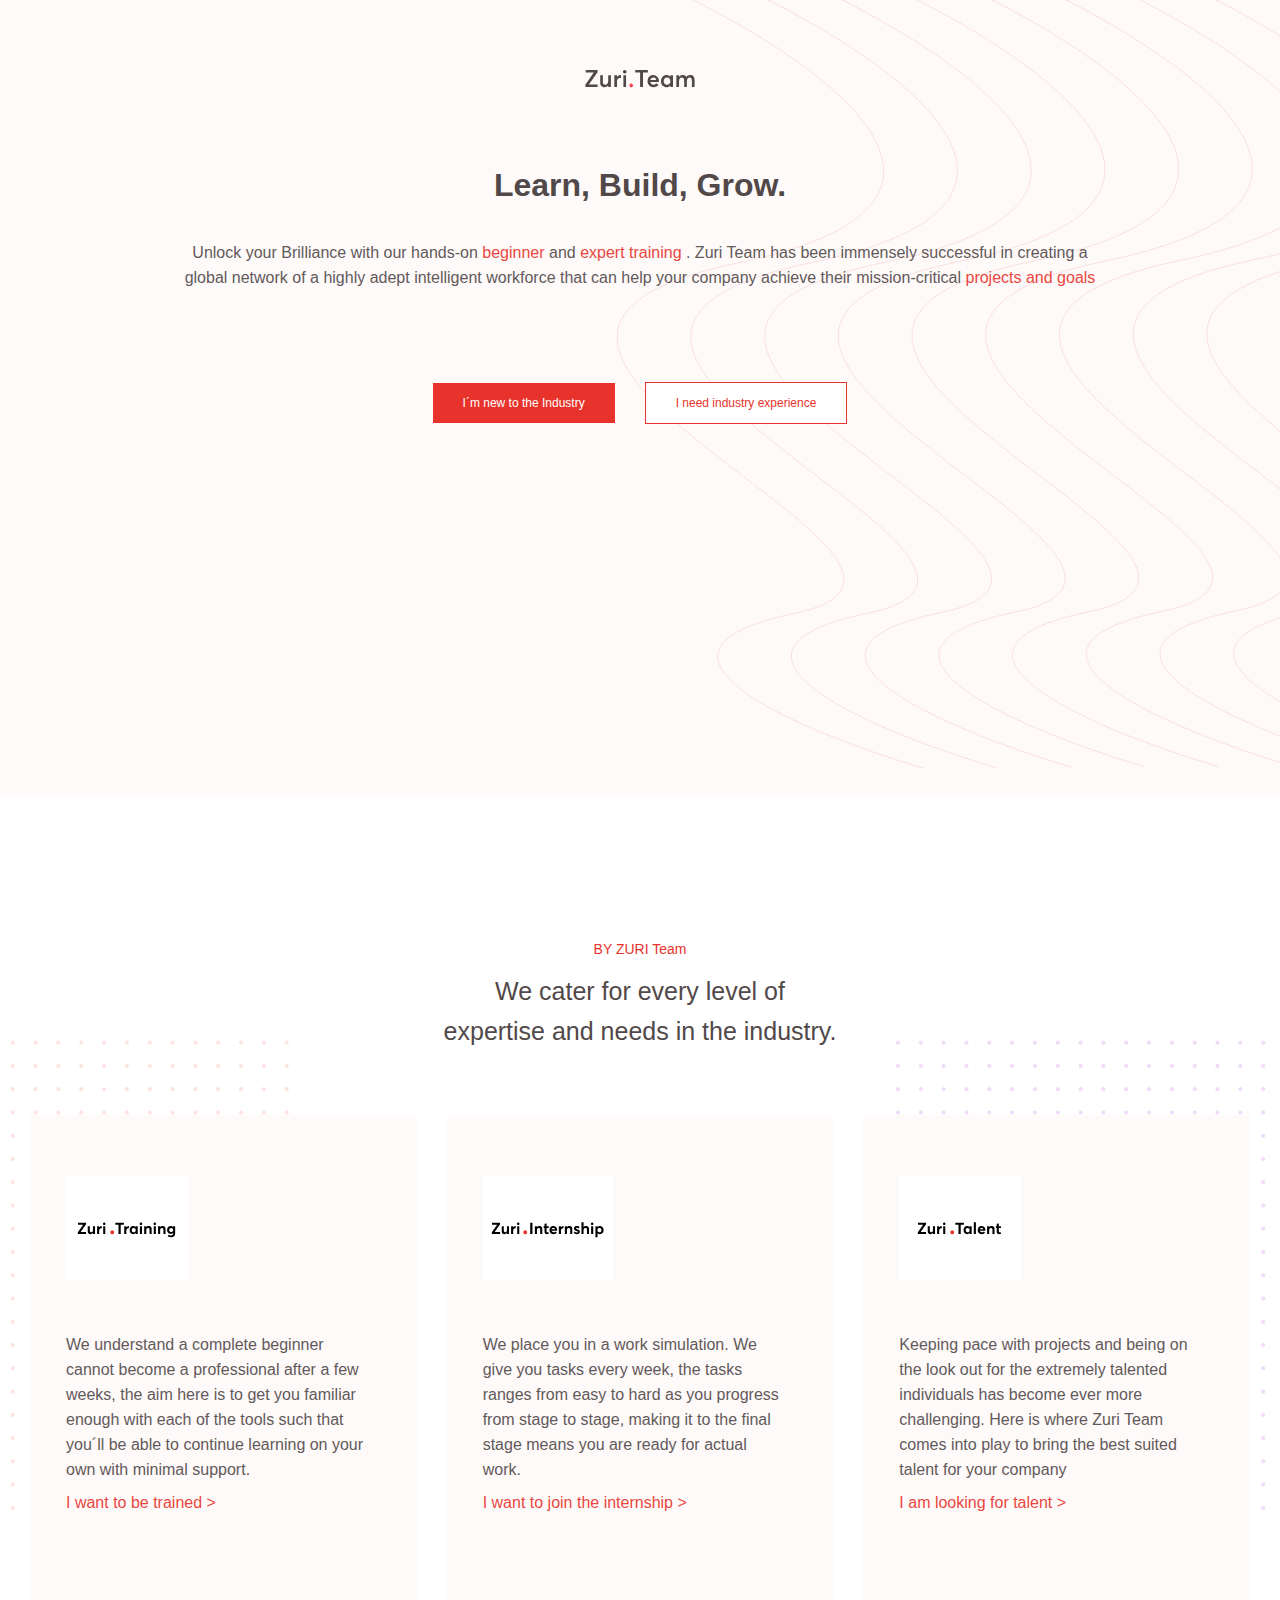
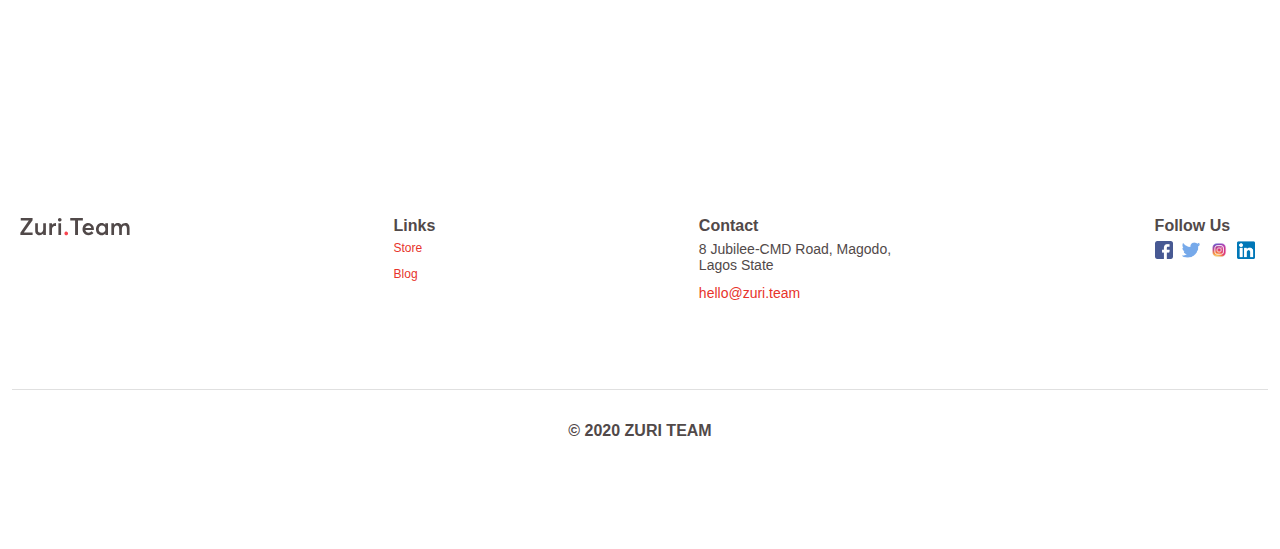
<file: index.html>
<!DOCTYPE html>
<html lang="en">
<head>
    <meta charset="UTF-8">
    <meta http-equiv="X-UA-Compatible" content="IE=edge">
    <meta content="width=device-width, user-scalable=no, initial-scale=1.0, maximum-scale=1.0, minimum-scale=1.0" name="viewport">
    <link rel="stylesheet" href="./css/style.css">
    <link href="./images/favicon.ico" rel="icon" sizes="16x16 32x32" type="image/png">
    <title>ZURI | Learn, Build, Grow.</title>
    <meta name="description" content="Unlock your Brilliance with our hands-on training. Recruit from our global network of a highly adept intelligent workforce. Learn to code and teach others. Get a job as a coder / programmer">
    <meta name="”robots”" content="index, follow">
</head>
<body>
    <section class="hero-container">
        <div class="image">
            <img src="./images/zuri-logo-full.svg" alt="zuri-logo" class="img-logo">
        </div>
        <div class="hero">
            <h2>Learn, Build, Grow.</h2>
            <p>
                Unlock your Brilliance with our hands-on
                <a href="#">beginner</a>
                and
                <a href="#">expert training</a>
                . Zuri Team has been immensely successful in creating a global network of a
                highly adept intelligent workforce that can help your company achieve their mission-critical 
                <a href="#">projects</a> <a href="#">and goals</a> 
            </p>
            <div class="small-card">
                <a href="./new.html" target="_blank">
                    <button class="red">I´m new to the Industry</button>
                </a>
                <br>
                <a href="./experience.html" target="_blank"> 
                    <button class="red-outline">I need industry experience</button>
                </a>
            </div>
        </div>
    </section>
    <section class="programs">
        <div class="program-content">
            <h3 class="heading">BY ZURI Team</h3>
            <p class="slogan">
                We cater for every level of
                <br>
                expertise and needs in the industry.
            </p>
        </div>
        <div class="main-container">
            <img class="left-dot-box" src="./images/left_bvmv7q.png" alt="">
            <img class="right-dot-box" src="./images/right_yz6hn3.png" alt="">
            <div class="container">
                <div class="zuri-training">
                    <img src="./images/zuri-training-img.svg" alt="zuri-training">
                    <p>
                        We understand a complete beginner cannot become a professional after a few weeks, 
                        the aim here is to get you familiar enough with each of the tools such that you´ll 
                        be able to continue learning on your own with minimal support.
                    </p>
                    <h3>
                        <a href="#">
                            I want to be trained >
                        </a>
                    </h3>
                </div>
            </div>
            <div class="container">
                <div class="zuri-internship">
                    <img src="./images/zuri-internship-img.svg" alt="zuri-internship">
                    <p>
                        We place you in a work simulation. We give you tasks every week, the tasks ranges 
                        from easy to hard as you progress from stage to stage, making it to the final stage
                        means you are ready for actual work.
                    </p>
                    <h3>
                        <a href="#">
                           I want to join the internship >
                        </a>
                    </h3>
                </div>
            </div>
            <div class="container">
                <div class="zuri-talent">
                    <img src="./images/zuri-talent-img.svg" alt="zuri-talent">
                    <p>
                        Keeping pace with projects and being on the look out for the extremely talented individuals 
                        has become ever more challenging. Here is where Zuri Team comes into play to bring the best 
                        suited talent for your company
                    </p>
                    <h3>
                        <a href="#">
                            I am looking for talent >
                        </a>
                    </h3>
                </div>
            </div>
        </div> 
    </section>
    <footer>
        <div class="footer-1">
            <div>
                <img class="footer-img" src="./images/zuri-logo-footer (1).svg" alt="zuri-team">
            </div>
            <div class="footer-link">
                <h3>Links</h3>
                <a href="#">
                    <p>Store</p>
                </a>
                <a href="#">
                    <p>Blog</p>
                </a>
            </div>
            <div class="footer-contact">
                <h3>Contact</h3>
                <p>
                    8 Jubilee-CMD Road, Magodo,
                    <br>
                    Lagos State
                </p>
                <p class="con-link">
                    <a href="#">
                        hello@zuri.team
                    </a>
                </p>
            </div>
            <div class="footer-follow-us">
                <h3>Follow Us</h3>
                <div class="contact-icons">
                    <a href="#" target="_blank">
                        <img class="icon" src="./images/fb.png" alt="facebook">
                    </a>
                    <a href="#" target="_blank">
                        <img class="icon" src="./images/twitter.png" alt="twitter">
                    </a>
                    <a href="#" target="_blank">
                        <img class="icon" src="./images/IG.png" alt="instagram">
                    </a>
                    <a href="#" target="_blank">
                        <img class="icon" src="./images/in.png" alt="linked-in">
                    </a>
                </div>
            </div>
        </div>
        <div class="footer-copyright">
            <p> © 2020 ZURI TEAM </p>
        </div>
    </footer>
</body>
</html>
</file>
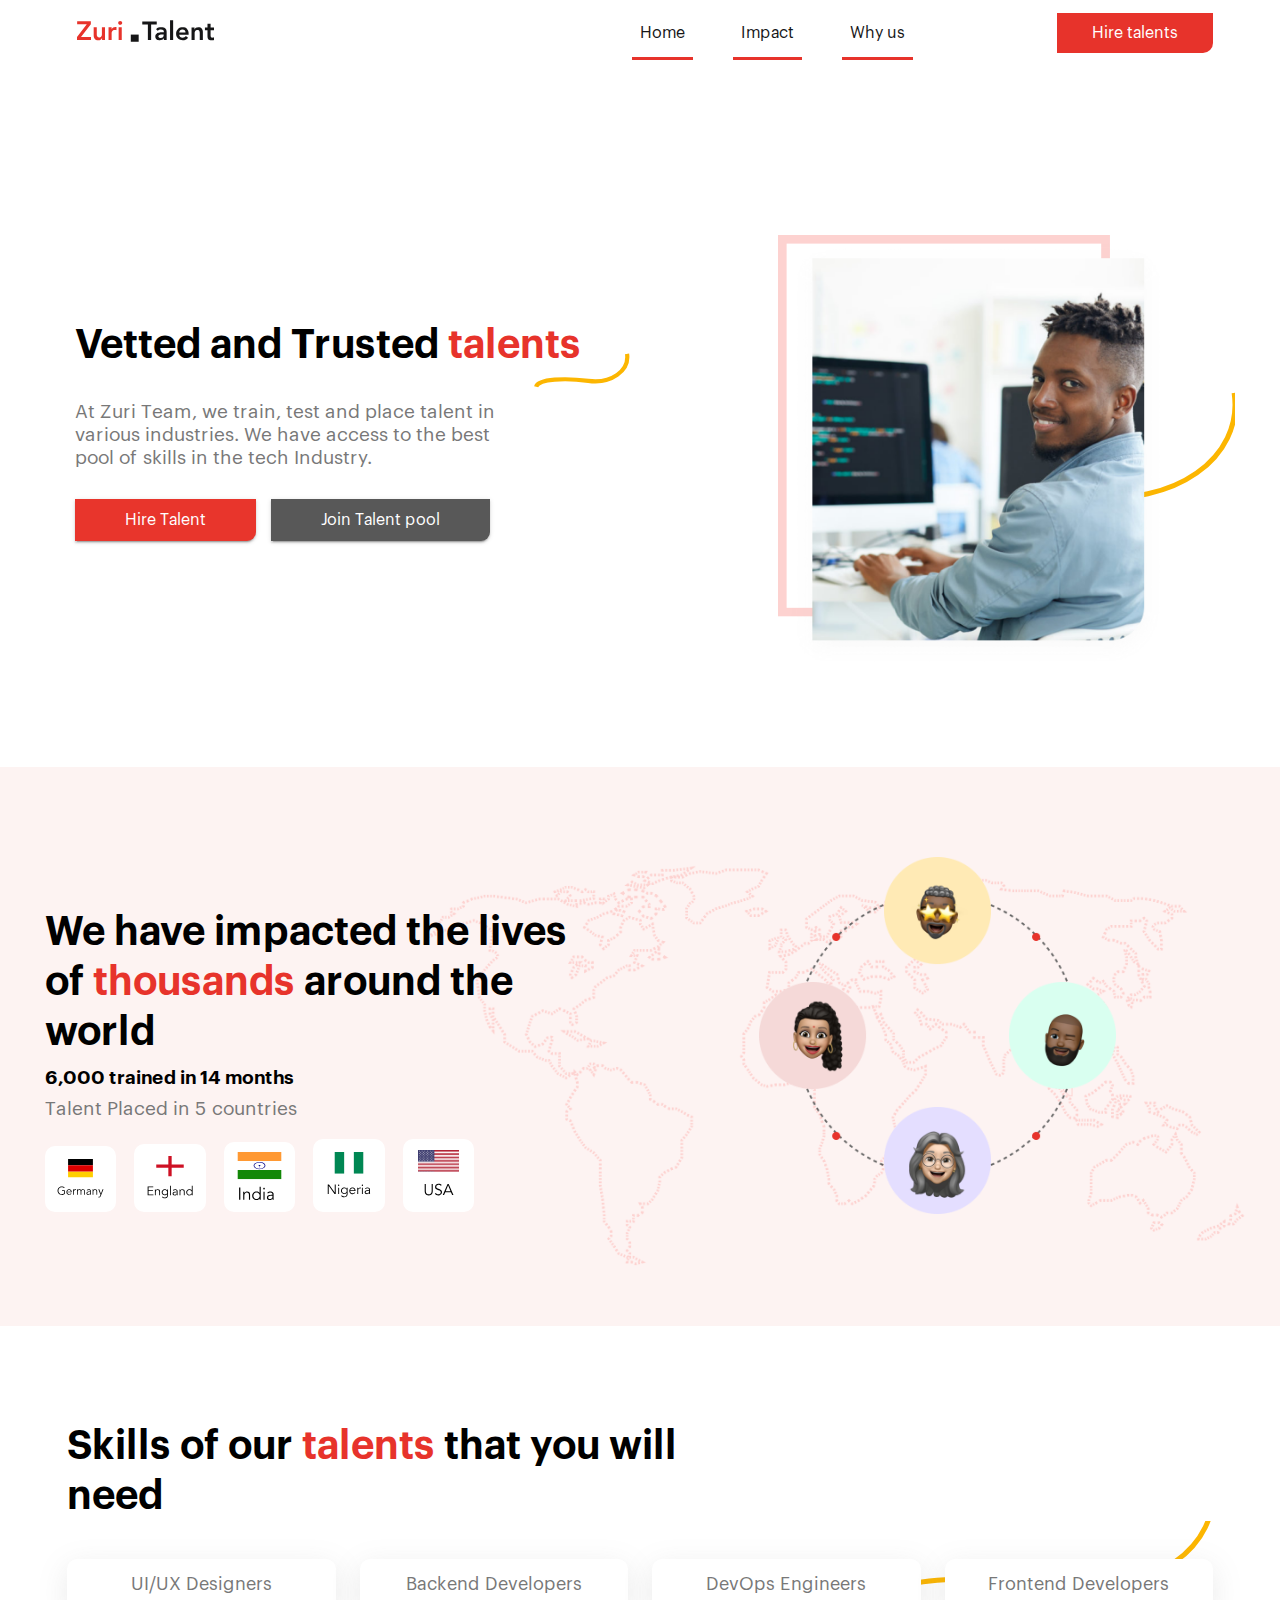
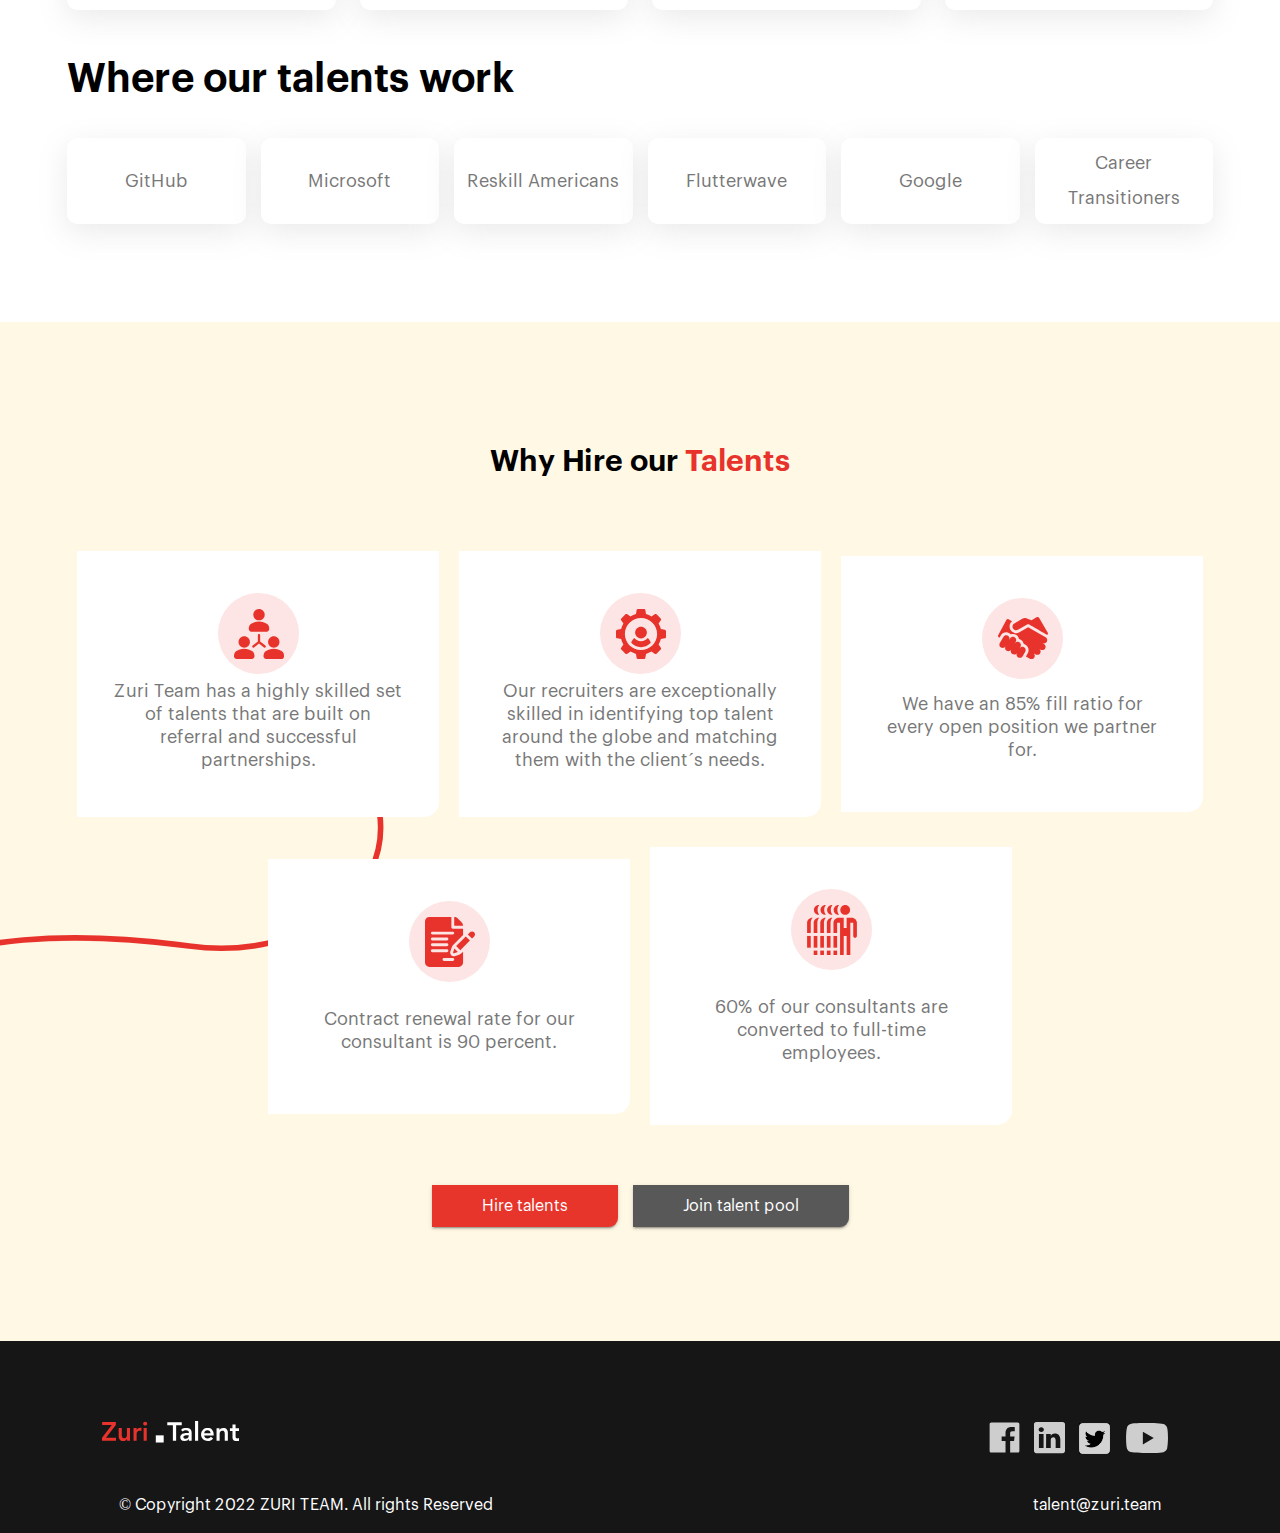
<file: experience.html>
<!DOCTYPE html>
<html lang="en">
<head>
    <meta charset="UTF-8">
    <meta http-equiv="X-UA-Compatible" content="IE=edge">
    <meta name="viewport" content="width=device-width, initial-scale=1.0">
    <link rel="stylesheet" href="./css/experience.css">
    <link rel="stylesheet" href="./css/css-talent/font.css">
    <link href="./images/favicon.ico" rel="icon" sizes="16x16 32x32" type="image/png">
    <link rel="”preload”" href="/fonts/Graphik-Medium.woff2">
    <link rel="”preload”" href="/fonts/Graphik-Semibold.woff2">
    <link rel="”preload”" href="/fonts/Graphik-Regular.woff2">
    <title>Zuri</title>
    <meta name="description" content="    At Zuri Team, we train, test and place talent in various industries. We have access to the best pool of skills in the tech Industry. ">
</head>
<body>
 <header>
     <div class="zuri-talent-logo">
         <a href="./experience.html"><img src="./images/zuri-talent-logo2.svg" alt="zuri-talent"></a>
     </div>
    <div class="header-links">
        <ul>
            <li><a href="#home">Home</a></li>
            <li><a href="#impact">Impact</a></li>
            <li><a href="#why-us">Why us</a></li>
        </ul>
    </div>
    <div class="hire-talent">
        <a href="">
            <p>Hire talents</p>
        </a>
    </div>
 </header>
 <section class="vetted-trusted" id="home">
    <div class="vetted-trusted-text">
        <img class="thin-line" src="./images/thick-line.svg" alt="thick-line">
        <div class="vetted-trusted-heading">
            <h3>
                Vetted and Trusted
                <span>talents</span>
            </h3>
        </div>
        <p>
            At Zuri Team, we train, test and place talent in various industries. 
            We have access to the best pool of skills in the tech Industry.
        </p>
        <div class="button-click">
            <a href="#" class="red-background">
                <button>Hire Talent</button>
            </a>
            <a href="#" class="gray-background">
                <button>Join Talent pool</button>
            </a>
        </div>
    </div>
    <div class="vetted-trusted-image">
        <img src="./images/section1.png" alt="">
    </div>
 </section>
 <section>
    <div class="impact" id="impact">
        <div class="impact-text">
            <h3>
                We have impacted the lives of
                <span>thousands</span>
                around the world
            </h3>
            <p class="bold">6,000 trained in 14 months</p>
            <p class="light">Talent Placed in 5 countries</p>
            <div class="countries">
                <img src="./images/GER.svg" alt="germany-logo" class="country-logo" id="country-1">
                <img src="./images/ENG.svg" alt="england-logo" class="country-logo" id="country-2">
                <img src="./images/ind.svg" alt="india-logo" class="country-logo" id="country-3">
                <img src="./images/NIG.svg" alt="nigeria-logo" class="country-logo" id="country-4">
                <img src="./images/ussa.svg" alt="usa-logo" class="country-logo" id="country-5">
            </div>
        </div>
        <div class="impact-image">
            <img src="./images/section2.png" alt="picture-wheel">
        </div>
    </div>
 </section>
 <section class="about-talent">
    <div class="skills">
        <h3>
            Skills of our
            <span>talents</span>
            that you will need
        </h3>
        <div class="skills-grid-container">
            <p id="skills-grid">UI/UX Designers</p>
            <p id="skills-grid">Backend Developers</p>
            <p id="skills-grid">DevOps Engineers</p>
            <p id="skills-grid">Frontend Developers</p>
            <img src="./images/line1.svg" alt="">
        </div>
    </div>
    <div class="where">
        <h3>
            Where our talents work
        </h3>
        <div class="where-grid-container">
            <p id="where-grid">GitHub</p>
            <p id="where-grid">Microsoft</p>
            <p id="where-grid">Reskill Americans</p>
            <p id="where-grid">Flutterwave</p>
            <p id="where-grid">Google</p>
            <p id="where-grid">Career Transitioners</p>
        </div>
    </div>
 </section>
 <section class="why-hire" id="why-us">
    <h3>
        Why Hire our 
        <span>Talents</span>
    </h3> 
    <img class="line-2" src="./images/rope.svg" alt="red-line">
    <div class="why-hire-container">
        <div id="why-hire-grid" class="why-hire-1">
            <img src="./images/people.svg" alt="people">
            <p>
                Zuri Team has a highly skilled set of talents that are built 
                on referral and successful partnerships.
            </p>
        </div>
        <div id="why-hire-grid" class="why-hire-2">
            <img src="./images/mech.svg" alt="mech">
            <p>
                Our recruiters are exceptionally skilled in identifying top 
                talent around the globe and matching them with the client´s needs.
            </p>
        </div>
        <div id="why-hire-grid" class="why-hire-3">
            <img src="./images/hand.svg" alt="hand">
            <p>
                We have an 85% fill ratio 
                for every open position we partner for.
            </p>
        </div>
        <div id="why-hire-grid" class="why-hire-4">
            <img src="./images/write.svg" alt="write">
            <p>
                Contract renewal rate for our 
                consultant is 90 percent.
            </p>
        </div>
        <div id="why-hire-grid" class="why-hire-5">
            <img src="./images/many.svg" alt="many">
            <p>
                60% of our consultants are converted
                to full-time employees.
            </p>
        </div>
    </div>
    <div class="button-click-2">
        <a href="#" class="red-background">
            <button>Hire talents</button>
        </a>
        <a href="#" class="gray-background">
            <button>Join talent pool</button>
        </a>
    </div>
 </section>
 <footer>
    <div class="footer-social">
        <div> 
           <a href="./experience.html"><img class="footer-img" src="./images/zuri-talent-footer-logo .svg" alt="zuri-team"></a>
        </div>
        <div class="social-icons">
            <a href="https://www.facebook.com/thezuriteam/" target="_blank">
                <img class="icon" src="./images/facebook.svg" alt="facebook">
            </a>
            <a href="https://www.linkedin.com/company/zuri-team" target="_blank">
                <img class="icon" src="./images/linkd.svg" alt="linked-in">
            </a>
            <a href="https://twitter.com/thezuriteam" target="_blank">
                <img class="icon" src="./images/twit.png" alt="twitter">
            </a>
            <a href="https://www.youtube.com/thezuriteam" target="_blank">
                <img class="icon" id="youtube-icon" src="./images/footer-youtube.svg" alt="youtube">
            </a>
        </div>
    </div>
    <div class="footer-2">
        <div class="contact-link">
            <a href="./experience.html">
                <p>talent@zuri.team</p>
            </a>
        </div>
        <div class="footer-copyright">
            <p> © Copyright 2022 ZURI TEAM. All rights Reserved</p>
        </div>
    </div>    
 </footer>
</body>
</html>
</file>
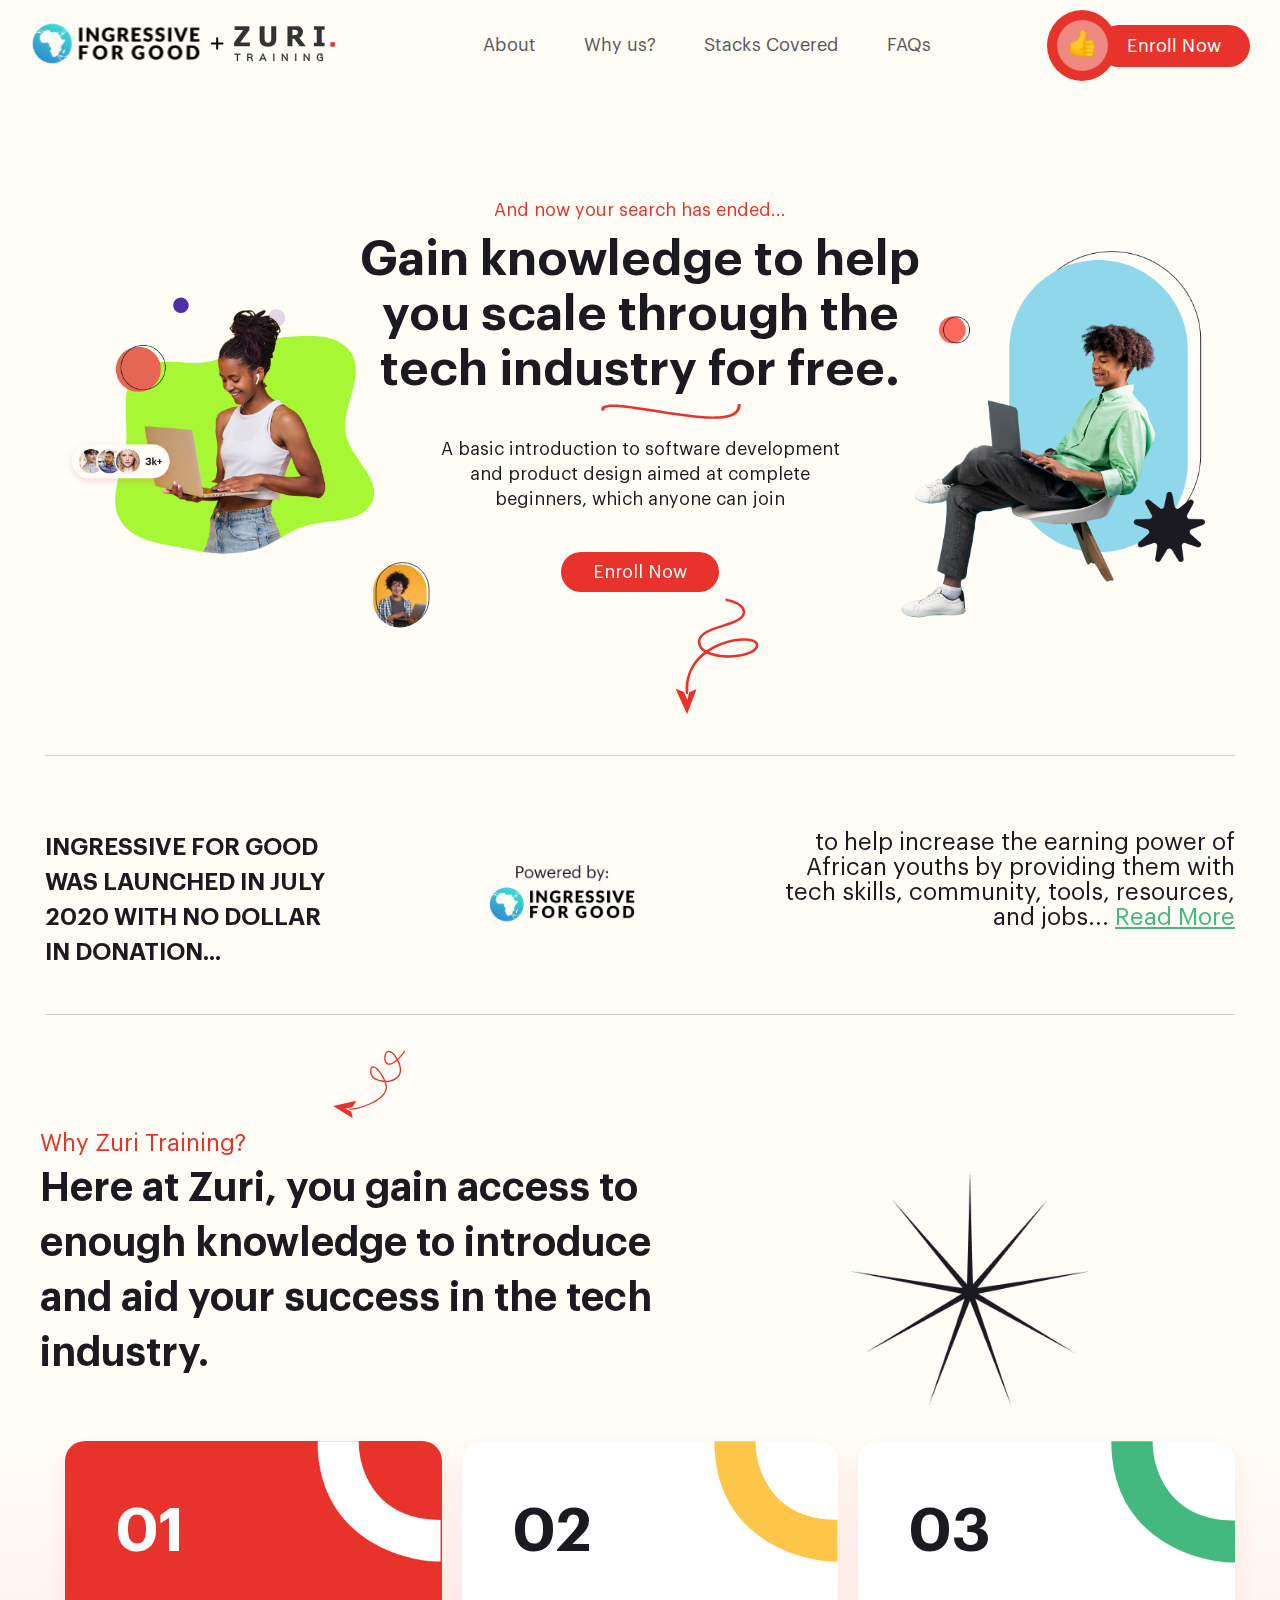
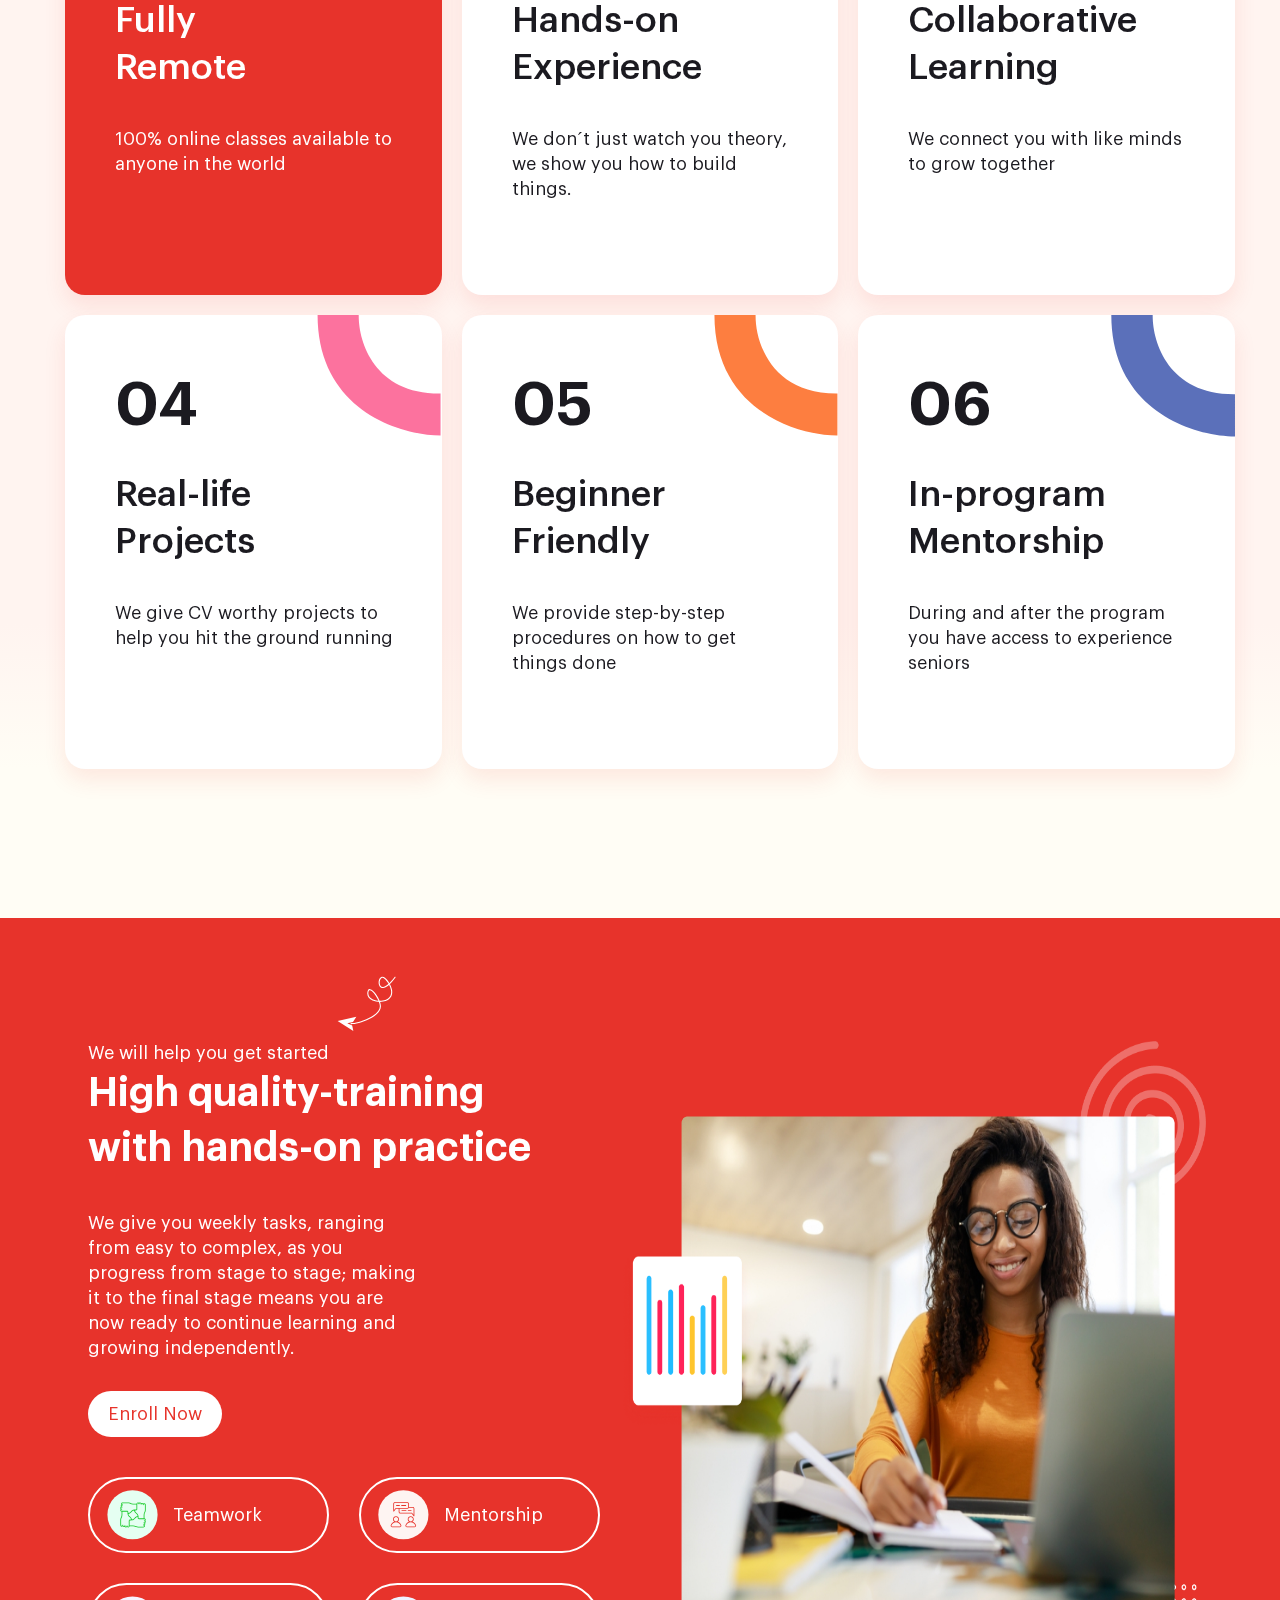
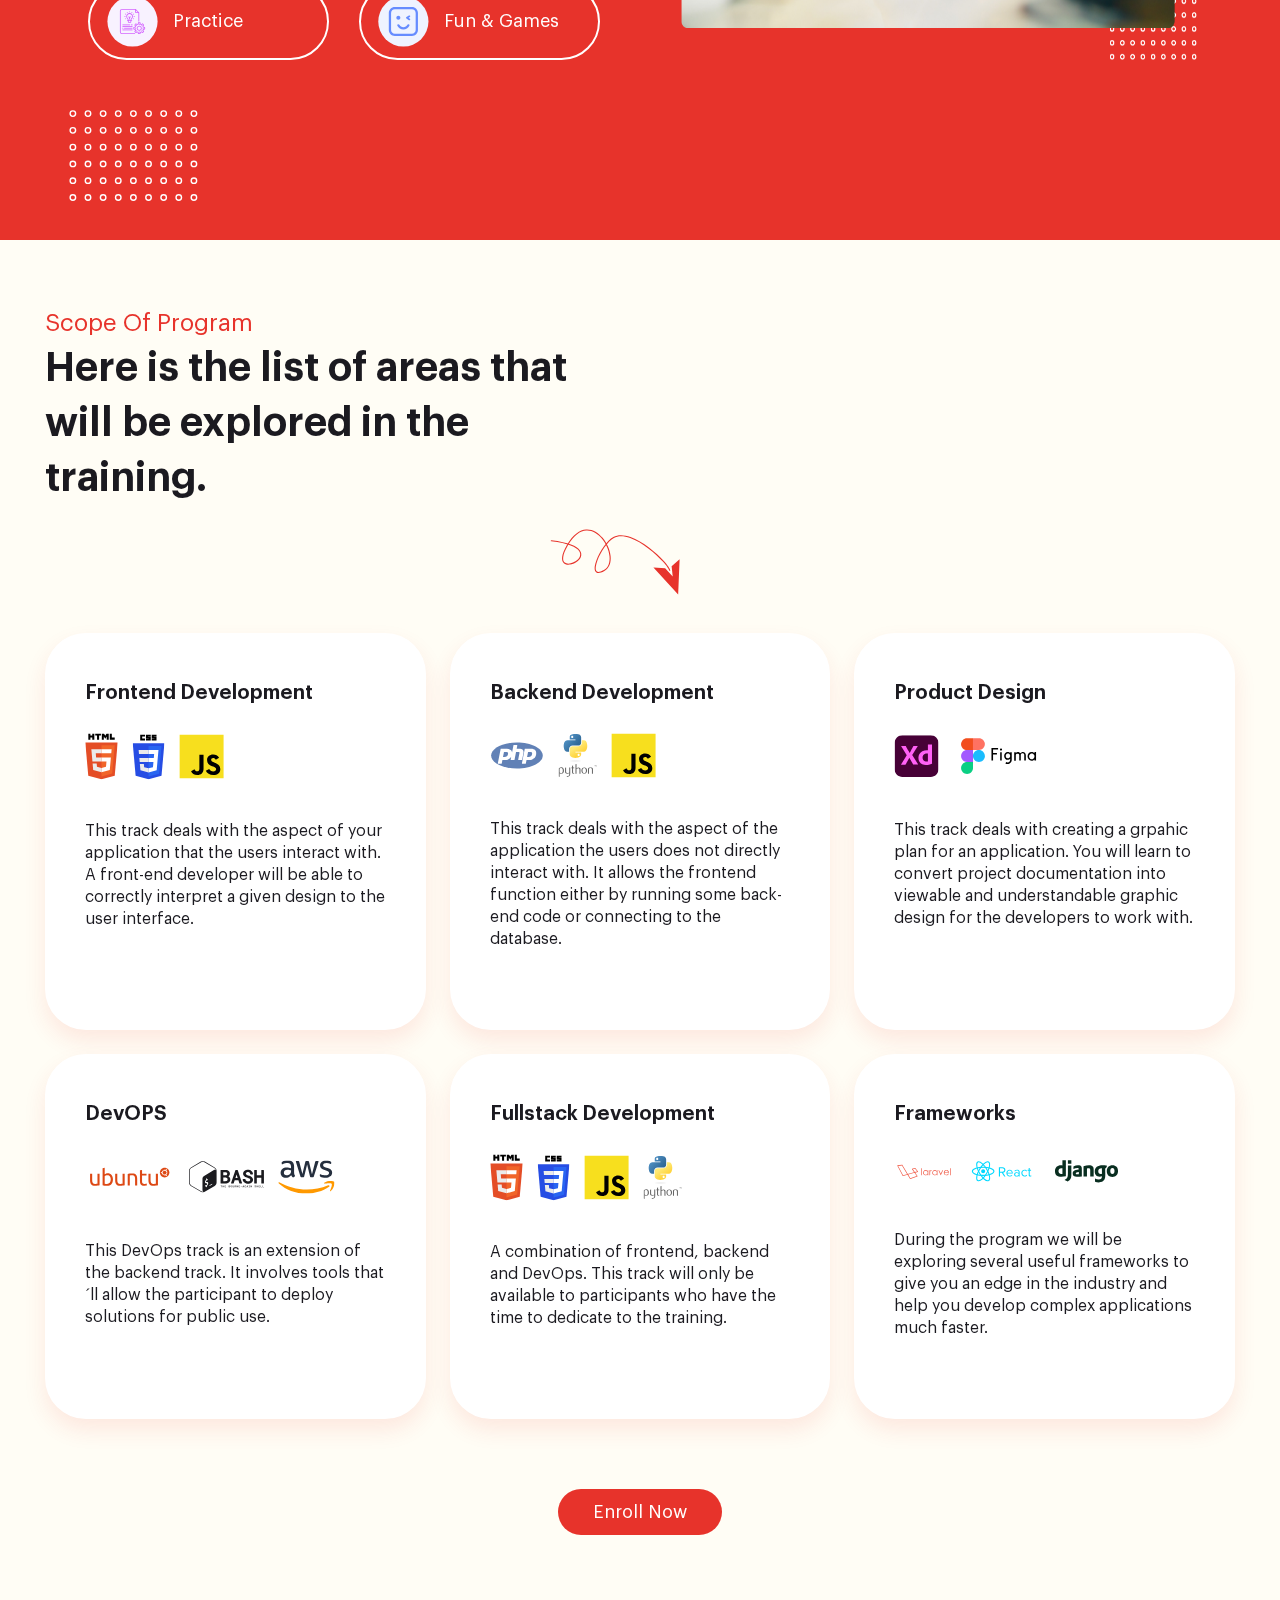
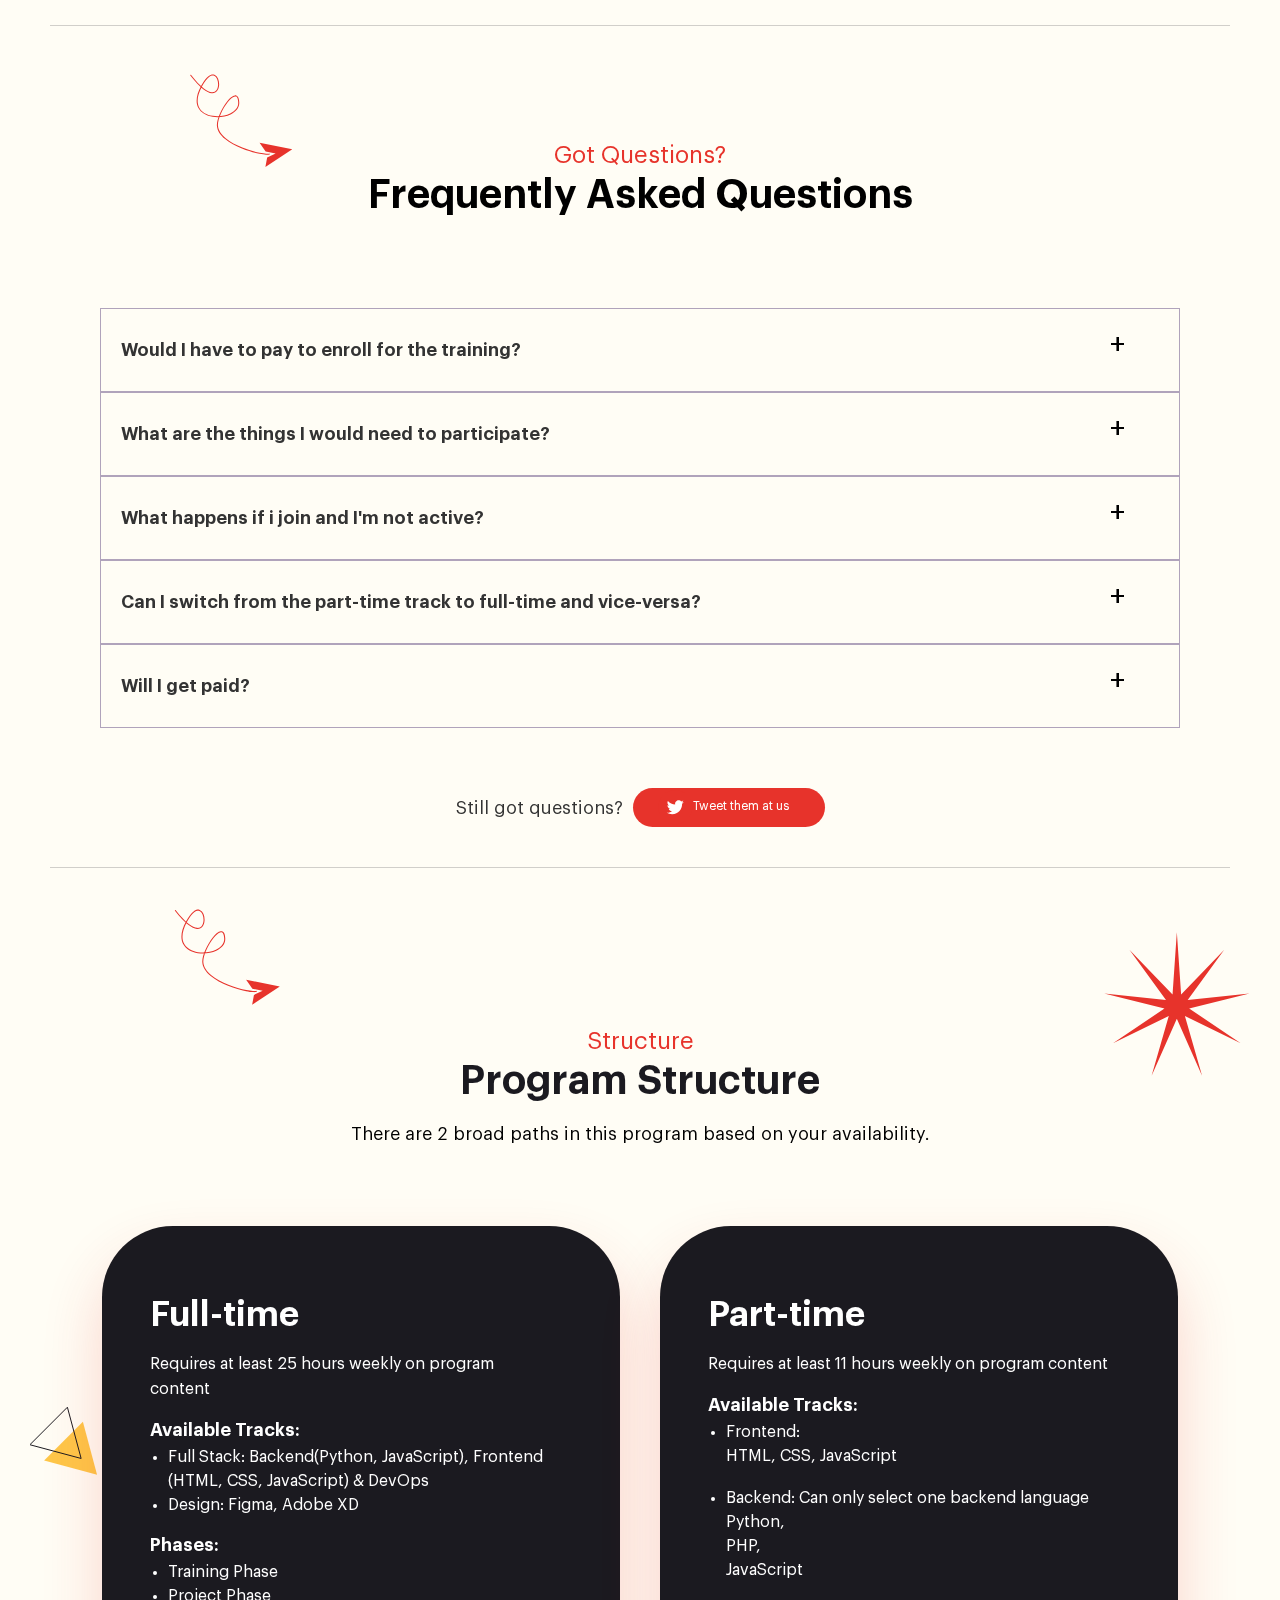
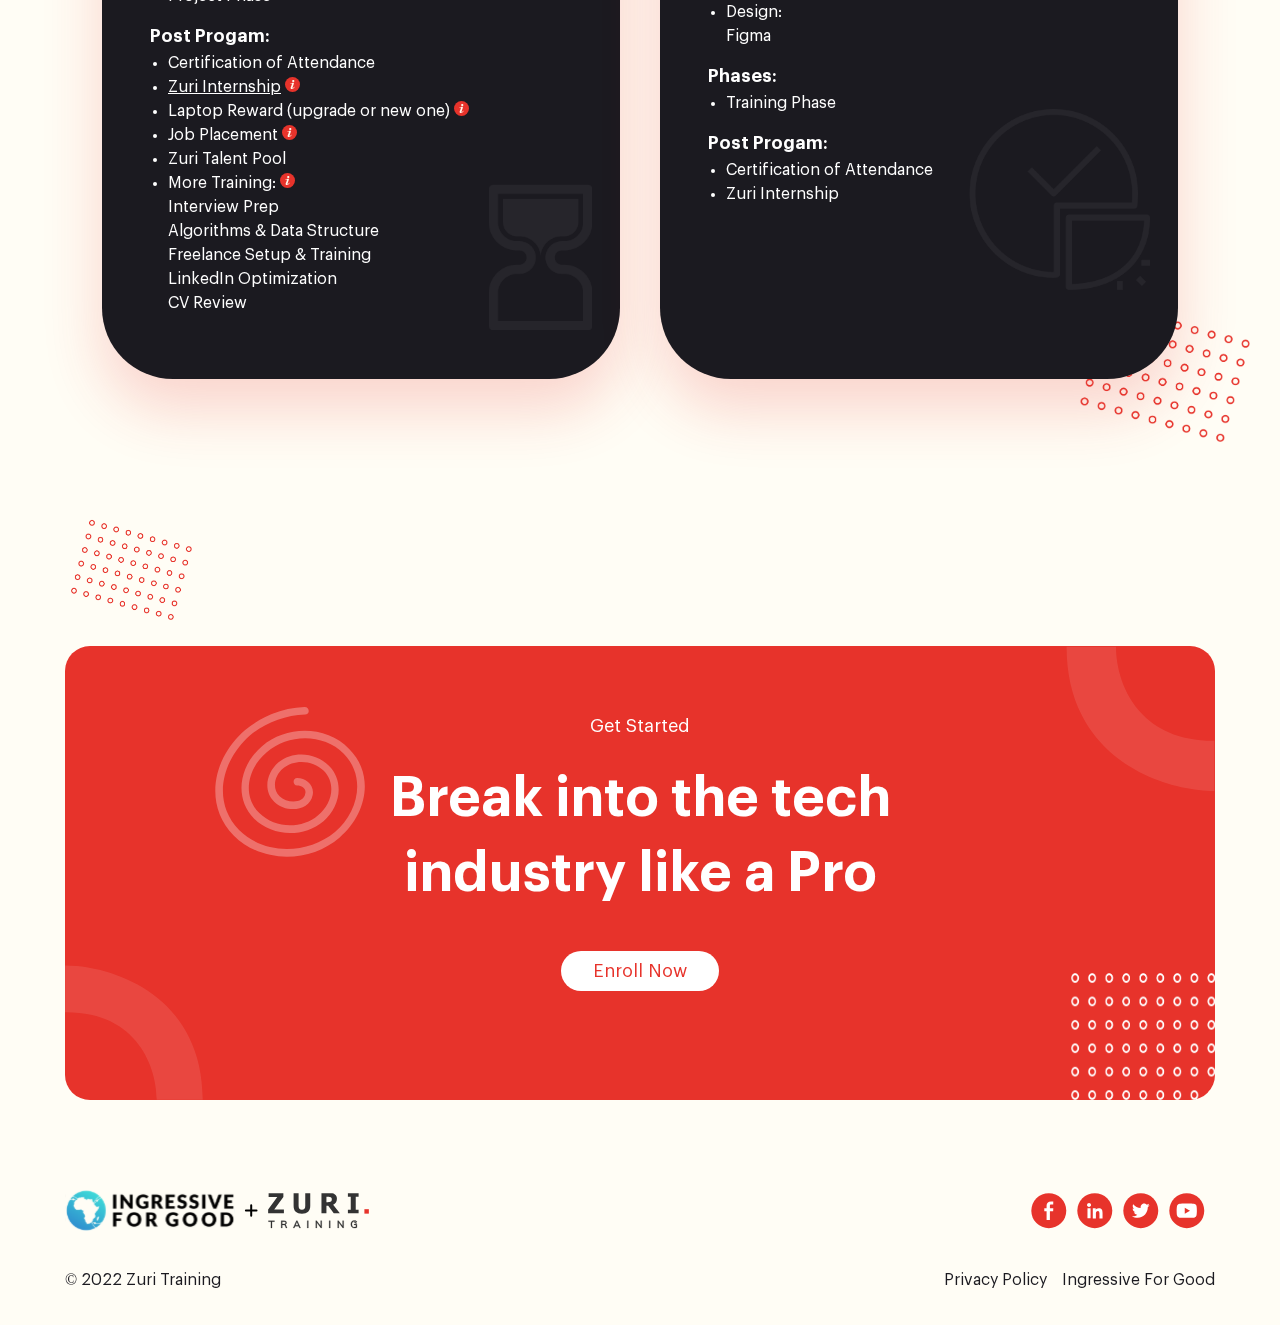
<file: i-am-new-to-industry.html>
<!DOCTYPE html>
<html lang="en">
<head>
    <meta charset="UTF-8">
    <meta http-equiv="X-UA-Compatible" content="IE=edge">
    <meta name="viewport" content="width=device-width, initial-scale=1.0">
    <meta name="Zuri training by ingressive for good" content=" Basic introduction to software development and design aimed at complete beginners which anyone can join.">
    <meta name="title" content="Basic introduction to software development and design aimed at complete beginners which anyone can join. ">
    <link href="./images/favicon.ico" rel="icon" sizes="16x16 32x32" type="image/png">
    <link rel="stylesheet" href="./css/new.css">
    <link rel="stylesheet" href="./css/css-talent/font.css">
    <link rel="”preload”" href="/fonts/Graphik-Medium.woff2">
    <link rel="”preload”" href="/fonts/Graphik-Semibold.woff2">
    <link rel="”preload”" href="/fonts/Graphik-Regular.woff2">
    <link rel="apple-touch-icon" href="/logo192.jpg">
    <link rel="manifest" href="/manifest.json">
    <title>Zuri</title>
</head>
<body>
    <header>
        <div class="zuri-training-logo">
            <a href="./new.html"><img src="./images/zuri-training-logo.svg" alt="zuri-training-logo"></a>
        </div>
        <div class="header-links">
            <ul>
                <li><a href="#">About</a></li>
                <li><a href="#">Why us?</a></li>
                <li><a href="#">Stacks Covered</a></li>
                <li><a href="#">FAQs</a></li>
            </ul>
        </div>
        <div class="enroll-now">
            <div class="thumb">
                <img src="./images/thumbs.png" alt="thumbs">
            </div>
            <a href="./index.html">
                <p class="enroll-1">Enroll Now</p>
            </a>
        </div>
    </header>
    <div class="lady">
        <img src="./images/lady1.jpg" alt="A-lady">
    </div>
    <img class="male-1" src="./images/male1.jpg" alt="male-1">
    <section class="gain-knowledge">
        <span>And now your search has ended...</span>
        <h3>Gain knowledge to help you scale through the tech industry for free.
            <img class="wire" src="./images/line.svg" alt="">
        </h3>
        <p class="gain-knowledge-text">A basic introduction to software development 
            and product design aimed at complete beginners, 
            which anyone can join</p>
            <a href="./index.html">
                <button class="enroll-2">Enroll Now</button>
            </a>
        <img class="male-face" src="./images/maleface.svg" alt="maleface">
        <img class="wire-1" src="./images/section1wire.svg" alt="wire">
    </section>
    <div class="about">
        <div class="launch">
            <p>INGRESSIVE FOR GOOD WAS LAUNCHED IN JULY 
                2020 WITH NO DOLLAR IN DONATION...
            </p>
        </div>
        <div class="launch-image">
            <img src="./images/ingresive.jpg" alt="">
        </div>
        <div class="aim">
            <p>to help increase the earning power of
                African youths by providing them with 
                tech skills, community, tools, resources,
                and jobs... <a href="#">Read More</a>
            </p>
        </div>
    </div>
    <section class="why-zuri">
        <img class="wire-2" src="./images/section3wire.svg" alt="">
        <div class="why-zuri-training">
            <div class="why-zuri-text">
                <p>Why Zuri Training?</p>
                <h3>Here at Zuri, you gain access to enough knowledge to 
                    introduce and aid your success in the tech industry.
                </h3>
            </div>
            <div class="star">
                <img src="./images/Star.jpg" alt="star">
            </div>
        </div>
        <div class="why-zuri-cards">
            <div class="why-zuri-card" id="why-zuri-card-1">
                <!-- <img src="./images/curve1.png" alt="white-curve"> -->
                <h3>01</h3>
                <p class="bold-text">Fully
                    <br>Remote
                </p>
                <p>100% online classes available to 
                    anyone in the world</p>
            </div>
            <div class="why-zuri-card" id="why-zuri-card-2">
                <!-- <img src="./images/curve.svg" alt="yellow-curve"> -->
                <h3>02</h3>
                <p class="bold-text">Hands-on
                    <br>Experience
                </p>
                <p>We don´t just watch you theory, we
                    show you how to build things.
                </p>
            </div>
            <div class="why-zuri-card" id="why-zuri-card-3">
                <!-- <img src="./images/curve3.svg" alt="green-curve"> -->
                <h3>03</h3>
                <p class="bold-text">Collaborative
                    <br>Learning
                </p>
                <p>We connect you with like minds
                    to grow together
                </p>
            </div>
            <div class="why-zuri-card" id="why-zuri-card-4">
                <!-- <img src="./images/curve4.svg" alt="pink-curve"> -->
                <h3>04</h3>
                <p class="bold-text">Real-life
                    <br>Projects
                </p>
                <p>We give CV worthy projects to help you hit 
                    the ground running</p>
            </div>
            <div class="why-zuri-card" id="why-zuri-card-5">
                <!-- <img src="./images/curve5.svg" alt="orange-curve"> -->
                <h3>05</h3>
                <p class="bold-text">Beginner
                    <br>Friendly
                </p>
                <p>We provide step-by-step procedures on how 
                    to get things done</p>
            </div>
            <div class="why-zuri-card" id="why-zuri-card-6">
                <!-- <img src="./images/curve6.svg" alt="violet-curve"> -->
                <h3>06</h3>
                <p class="bold-text">In-program
                    <br>Mentorship
                </p>
                <p>During and after the program you have 
                    access to experience seniors
                </p>
            </div>
        </div>
    </section>
    <section class="get-started">
        <img src="./images/section5wire.svg" alt="wire-3">
        <div class="get-started-flex">
            <div>
                <p class="get-started-top">We will help you get started</p>
                <h3>High quality-training with hands-on practice</h3>
                <div class="main">
                    <p>We give you weekly tasks, ranging from easy to complex,
                        as you progress from stage to stage; making it to the 
                        final stage means you are now ready to continue learning
                        and growing independently.
                    </p>
                </div>
                <a href="./index.html"> 
                    <button class="enroll-3">Enroll Now</button>
                </a>
                <div class="buttons">
                    <div class="button">
                        <img src="./images/teamwork hand .svg" alt="teamwork">
                        <p>Teamwork</p>
                    </div>
                    <div class="button">
                        <img src="./images/mentor.svg" alt="teamwork">
                        <p>Mentorship</p>
                    </div>
                    <div class="button">
                        <img src="./images/practice.svg" alt="teamwork">
                        <p>Practice</p>
                    </div>
                    <div class="button">
                        <img src="./images/games.svg" alt="teamwork">
                        <p>Fun & Games</p>
                    </div>
                </div>
            </div>
            <img class="lady-2" src="./images/section5-image.png" alt="lady-2">
        </div>
        <img class="dot-box" src="./images/dotsection5.svg" alt="dot-box">
    </section>
    <section class="scope">
        <p>Scope Of Program</p>
        <h3>Here is the list of areas that will be explored in the training.</h3>
        <img src="./images/section6.svg" alt="wire-4">
        <div class="scope-cards">
            <div class="scope-card">
                <h3>Frontend Development</h3>
                <div class="scope-images">
                    <img src="./images/html.svg" class ="html-logo">
                    <img src="./images/css-3 logo.svg" class ="css-logo">
                    <img src="./images/javascript logo.svg" class ="j-s-logo">
                </div>
                <p>This track deals with the aspect of your application that the
                    users interact with. A front-end developer will be able to 
                    correctly interpret a given design to the user  interface.
                </p>
            </div>
            <div class="scope-card">
                <h3>Backend Development</h3>
                <div class="scope-images">
                    <img src="./images/php2 logo.svg" class ="php-logo">
                    <img src="./images/python-4 logo.svg" class ="python-logo">
                    <img src="./images/javascript logo.svg"class ="j-s-logo">
                </div>
                <p>This track deals with the aspect of the application the users does 
                    not directly interact with. It allows the frontend function either
                    by running some back-end code or connecting to the database.
                </p>
            </div>
            <div class="scope-card">
                <h3>Product Design</h3>
                <div class="scope-images">
                    <img src="./images/adobe-xd logo.svg" class ="adobe-xd-logo">
                    <img src="./images/Figma logo.svg" class ="figma-logo">
                </div>
                <p>This track deals with creating a grpahic plan for an application.
                    You will learn to convert project documentation into viewable and
                    understandable graphic design for the developers to work with.
                </p>
            </div>
            <div class="scope-card">
                <h3>DevOPS</h3>
                <div class="scope-images">
                    <img src="./images/Ubuntu logo.svg" class ="ubuntu-logo">
                    <img src="./images/Bash logo.svg" class ="bash-logo">
                    <img src="./images/aws logo.svg" class ="aws-logo">
                </div>
                <p>This DevOps track is an extension of the backend track. It 
                    involves tools that´ll allow the participant to deploy solutions
                    for public use.
                </p>
            </div>
            <div class="scope-card">
                <h3>Fullstack Development</h3>
                <div class="scope-images">
                    <img src="./images/html.svg" class ="html-logo">
                    <img src="./images/css-3 logo.svg" class ="css-logo">
                    <img src="./images/javascript logo.svg" class ="j-s-logo">
                    <img src="./images/python-4 logo.svg" class ="python-logo">
                </div>
                <p>A combination of frontend, backend and DevOps. This track
                    will only be available to participants who have the time 
                    to dedicate to the training.
                </p>
            </div>
            <div class="scope-card">
                <h3>Frameworks</h3>
                <div class="scope-images">
                    <img src="./images/Laravel logo.svg" class ="laravel-logo">
                    <img src="./images/React logo.svg" class ="react-logo">
                    <img src="./images/Django logo.svg" class ="django-logo">
                </div>
                <p>During the program we will be exploring several useful 
                    frameworks to give you an edge in the industry and help
                    you develop complex applications much faster.
                </p>
            </div>
        </div>
        <a href="./index.html"><div class="enroll-4">
            <button class="enroll-4-sub">Enroll Now</button>
        </div></a>
    </section>
    <section class="got-questions">
        <img class="got-questions-img" src="./images/section7wire.svg" alt="wire-5">
        <span>Got Questions?</span>
        <h3>Frequently Asked Questions</h3>
        <div class="faqs">
            <div class="faq">
                <button class="question">
                    <p>Would I have to pay to enroll for the training?</p>
                </button>
                <div class="answer">
                    <p>No, the program is completely free thanks to 
                        Ingressive For Good
                    </p>
                </div>
            </div>
            <div class="faq">
                <button class="question">
                    <p>What are the things I would need to participate?</p>
                </button>
                <div class="answer">
                    <p>You'll need a laptop, internet connection and the 
                        willingness to learn through collaboration and mentorship.
                    </p>
                </div>
            </div>
            <div class="faq">
                <button class="question">
                    <p>What happens if i join and I'm not active?</p>
                </button>
                <div class="answer">
                    <p>Participants who join the program and stop engaging will 
                        be given the chance to catch up. You'll also be assigned 
                        a 'study-mate' and mentor to help you. However, there is 
                        the possibility of not being promoted to the next stage
                        if you remain inactive for not long 
                    </p>
                </div>
            </div>
            <div class="faq">
                <button class="question">
                    <p>Can I switch from the part-time track to 
                        full-time and vice-versa?</p>
                </button>
                <div class="answer">
                    <p>Unfortunately, no, you cannot switch from 
                        part-time to full-time and vice-versa
                    </p>
                </div>
            </div>
            <div class="faq">
                <button class="question">
                    <p>Will I get paid?</p>
                </button>
                <div class="answer">
                    <p>We reward some participants who complete tasks early,
                        however, this is not a weekly reward. All the work that
                        will be done during the program are hypothetical.
                    </p>
                </div>
            </div>
        </div>
        <div class="question-tweet">
            <p>Still got questions?</p>
            <a class="tweet" href="https://twitter.com/thezuriteam">
                <button class="sub-tweet">
                    <img src="./images/twitter.svg" alt="twitter-logo">
                    <p>Tweet them at us</p>
                </button>
            </a>
        </div>
    </section>
    <section class="structure">
        <img class="structure-img-1" src="./images/section7wire.svg" alt="wire-6">
        <img class="structure-img-2" src="./images/Star1.svg" alt="star-2">
        <div class="structure-text">
            <p class="red-text">Structure</p>
            <h3>Program Structure</h3>
            <p><span> There are 2 broad paths in this program based
                on your availability. </span>
            </p>
        </div>
        <div class="structure-cards">
            <div id="structure-card" class="full-time">
                <h3>Full-time</h3>
                <p>Requires at least 25 hours weekly on 
                    program content</p>
                <div class="available-tracks">
                    <h4>Available Tracks:</h4>
                    <ul>
                        <li>
                            Full Stack: Backend(Python, JavaScript),
                            Frontend (HTML, CSS, JavaScript) & DevOps
                        </li>
                        <li>Design: Figma, Adobe XD</li>
                    </ul>
                </div>
                <div class="phases">
                    <h4>Phases:</h4>
                    <ul>
                        <li>Training Phase</li>
                        <li>Project Phase</li>
                    </ul>
                </div>
                <div class="post-program">
                    <h4>Post Progam:</h4>
                    <ul>
                        <li>Certification of Attendance</li>
                        <li><a class="internship" href="#">Zuri Internship</a><span><img src="./images/clarity.svg" alt="red-icon"></span></li>
                        <li>Laptop Reward (upgrade or new one)<span><img src="./images/clarity.svg" alt="red-icon"></span></li>
                        <li>Job Placement<span><img src="./images/clarity.svg" alt="red-icon"></span></li>
                        <li>Zuri Talent Pool</li>
                        <li>More Training:<span><img src="./images/clarity.svg" alt="red-icon"></span>
                            <br>Interview Prep
                            <br>Algorithms & Data Structure
                            <br>Freelance Setup & Training
                            <br>LinkedIn Optimization
                            <br>CV Review
                        </li>
                    </ul>
                </div>
            </div>
            <div id="structure-card" class="part-time">
                <h3>Part-time</h3>
                <p>Requires at least 11 hours weekly on 
                    program content</p>
                <div class="available-tracks">
                    <h4>Available Tracks:</h4>
                    <ul>
                        <li class="frontend">
                            Frontend: 
                            <br>HTML, CSS, JavaScript 
                        </li>
                        <li class="backend">
                            Backend: Can only select one backend language
                            <br>Python, 
                            <br>PHP,
                            <br>JavaScript
                        </li>
                        <li>Design: 
                            <br>Figma</li>
                    </ul>
                </div>
                <div class="phases">
                    <h4>Phases:</h4>
                    <ul>
                        <li>Training Phase</li>
                    </ul>
                </div>
                <div class="post-program">
                    <h4>Post Progam:</h4>
                    <ul>
                        <li>Certification of Attendance</li>
                        <li>Zuri Internship</li>
                    </ul>
                </div>
            </div>
        </div>
        <img class="structure-img-3" src="./images/circle.png" alt="circle">
        <img class="structure-img-4" src="./images/circle.png" alt="">
    </section>
    <div class="get-started-2">
        <div class="get-started-card">
            <p>Get Started</p>
            <h3>Break into the tech industry like a Pro</h3>
            <a href="./index.html" class="enroll-5">
                <button class="enroll-5-sub">Enroll Now</button>
            </a>
        </div>
    </div>
    <footer>
        <div class="footer-1">
            <div class="footer-zuri-training-logo">
                <a href="./new.html"><img src="./images/zuri-training-logo.svg" alt="zuri-training-logo"></a>
            </div>
            <div class="social-icons">
                <a href="https://www.facebook.com/thezuriteam/" target="_blank">
                    <img class="icon" src="./images/red-facebook.svg" alt="facebook">
                </a>
                <a href="https://www.linkedin.com/company/zuri-team" target="_blank">
                    <img class="icon" src="./images/red linkd.svg" alt="linked-in">
                </a>
                <a href="https://twitter.com/thezuriteam" target="_blank">
                    <img class="icon" src="./images/twitter.svg" alt="twitter">
                </a>
                <a href="https://www.youtube.com/thezuriteam" target="_blank">
                    <img class="icon" src="./images/red-youtube.svg" alt="youtube">
                </a>
            </div>
        </div>
        <div class="copyright">
            <div class="copyright-1">
                <a href="https://training.zuri.team/privacy" class="sub-copyright" id="sub-copyright-1">
                    <p>Privacy Policy</p>
                </a>
                <a href="https://ingressive.org/" class="sub-copyright" id="sub-copyright-2">
                    <p>Ingressive For Good</p>
                </a>
            </div>
            <div class="footer-copyright">
                <p> © 2022 Zuri Training</p>
            </div>
        </div>
    </footer>
</body>
</html>
</file>
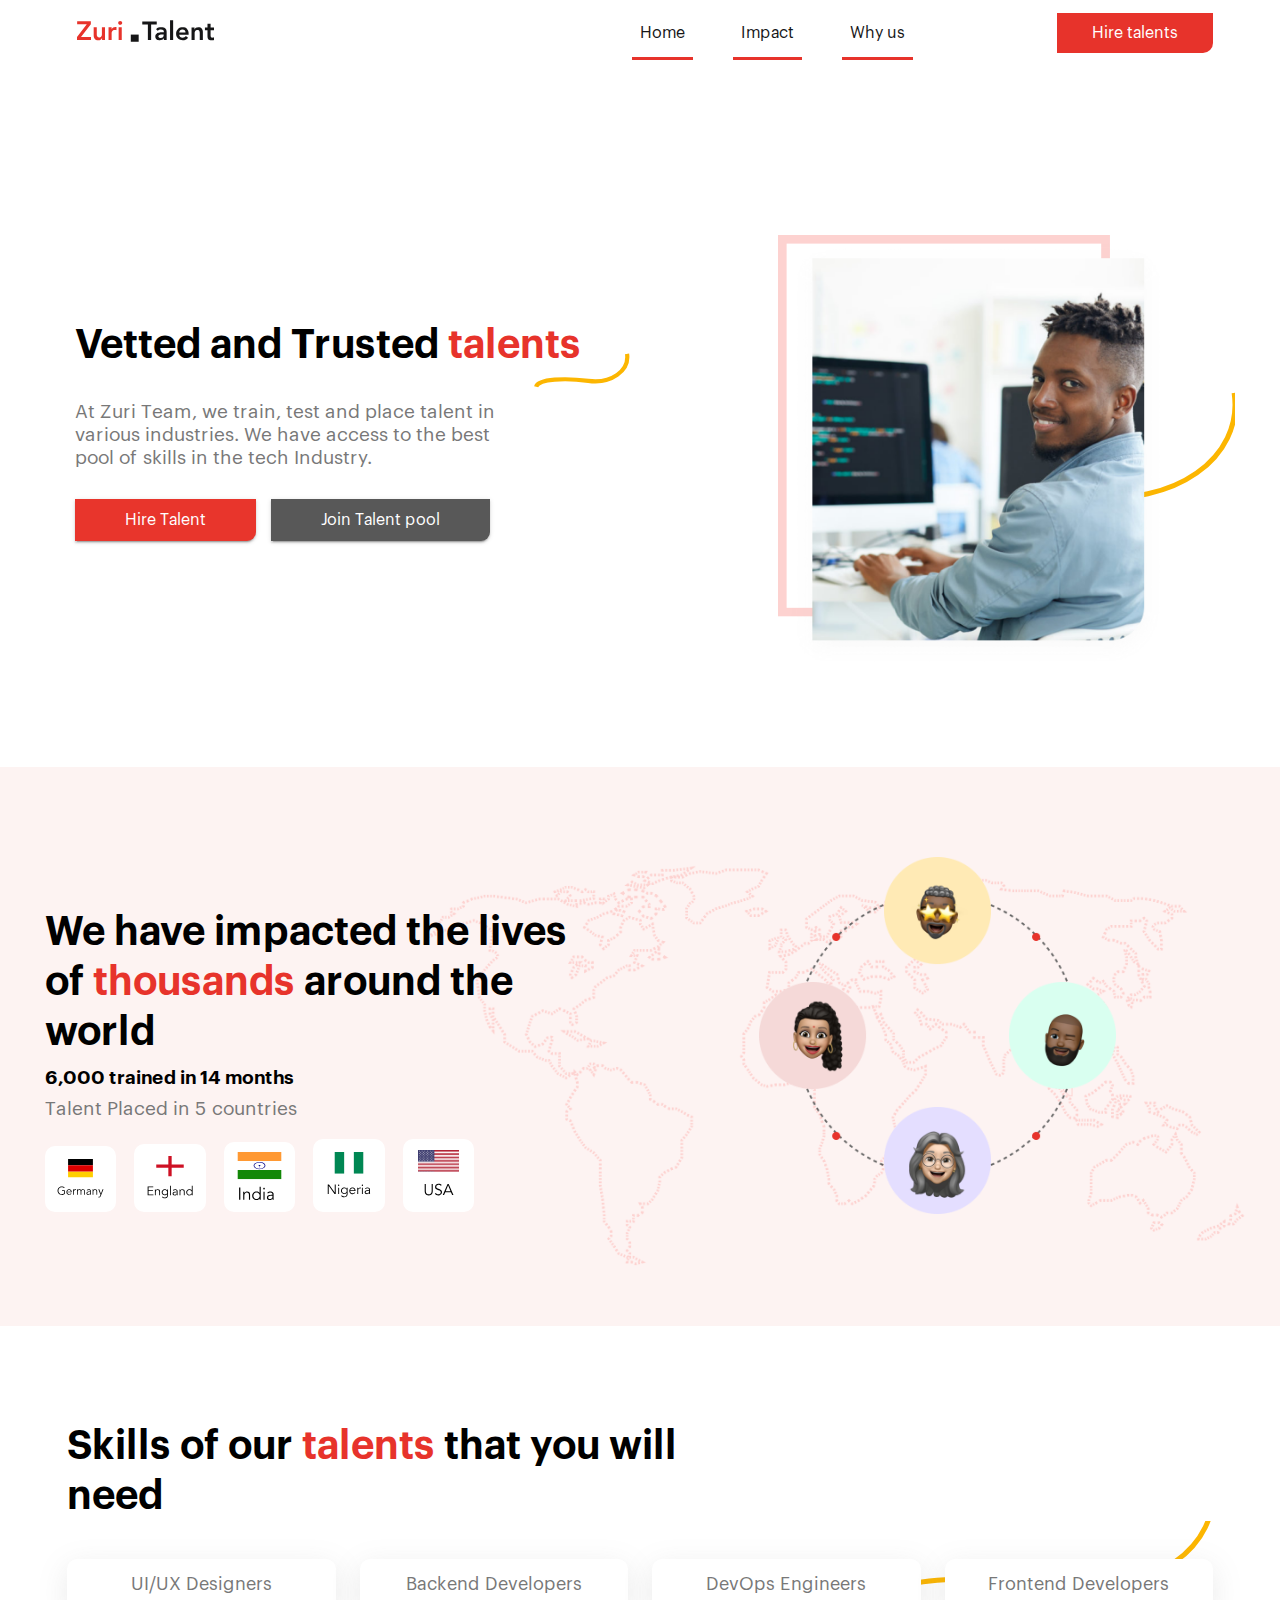
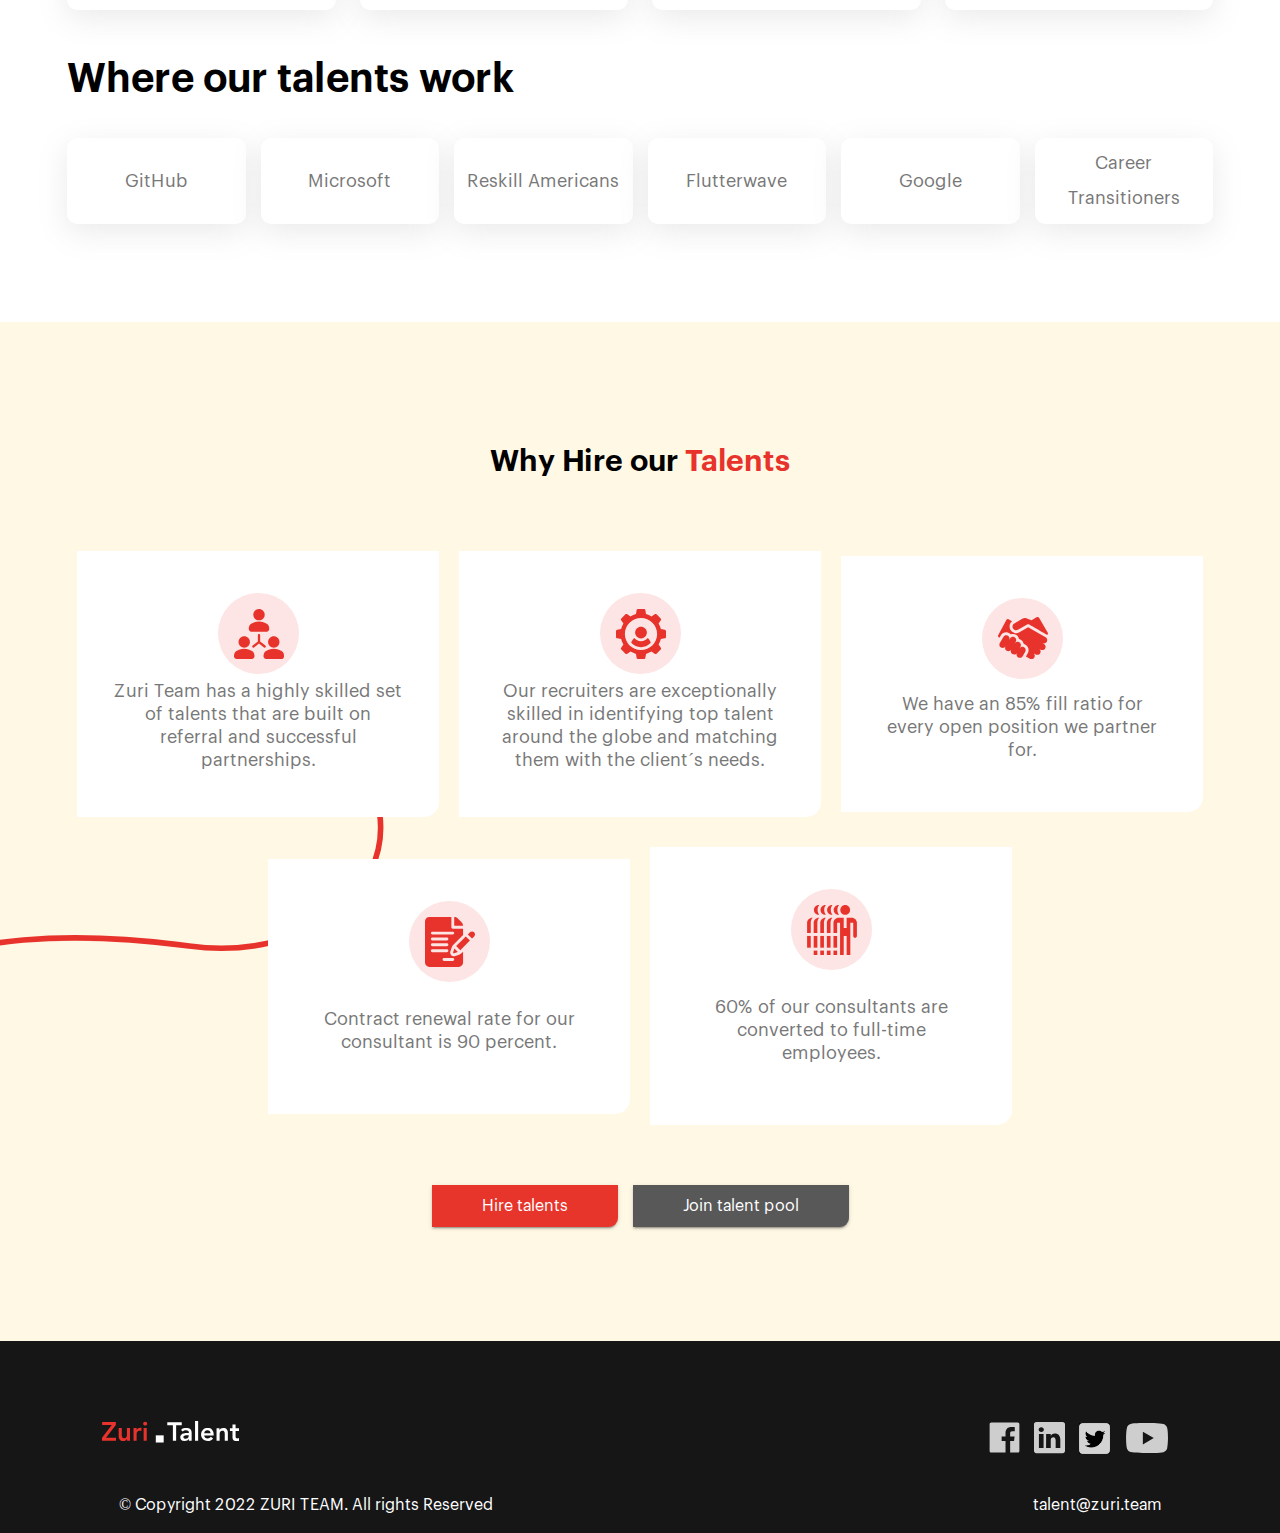
<file: i-need-industry-experience.html>
<!DOCTYPE html>
<html lang="en">
<head>
    <meta charset="UTF-8">
    <meta http-equiv="X-UA-Compatible" content="IE=edge">
    <meta name="viewport" content="width=device-width, initial-scale=1.0">
    <link rel="stylesheet" href="./css/experience.css">
    <link rel="stylesheet" href="./css/css-talent/font.css">
    <link href="./images/favicon.ico" rel="icon" sizes="16x16 32x32" type="image/png">
    <link rel="”preload”" href="/fonts/Graphik-Medium.woff2">
    <link rel="”preload”" href="/fonts/Graphik-Semibold.woff2">
    <link rel="”preload”" href="/fonts/Graphik-Regular.woff2">
    <title>Zuri</title>
    <meta name="description" content="    At Zuri Team, we train, test and place talent in various industries. We have access to the best pool of skills in the tech Industry. ">
</head>
<body>
 <header>
     <div class="zuri-talent-logo">
         <a href="./experience.html"><img src="./images/zuri-talent-logo2.svg" alt="zuri-talent"></a>
     </div>
    <div class="header-links">
        <ul>
            <li><a href="#home">Home</a></li>
            <li><a href="#impact">Impact</a></li>
            <li><a href="#why-us">Why us</a></li>
        </ul>
    </div>
    <div class="hire-talent">
        <a href="">
            <p>Hire talents</p>
        </a>
    </div>
 </header>
 <section class="vetted-trusted" id="home">
    <div class="vetted-trusted-text">
        <img class="thin-line" src="./images/thick-line.svg" alt="thick-line">
        <div class="vetted-trusted-heading">
            <h3>
                Vetted and Trusted
                <span>talents</span>
            </h3>
        </div>
        <p>
            At Zuri Team, we train, test and place talent in various industries. 
            We have access to the best pool of skills in the tech Industry.
        </p>
        <div class="button-click">
            <a href="#" class="red-background">
                <button>Hire Talent</button>
            </a>
            <a href="#" class="gray-background">
                <button>Join Talent pool</button>
            </a>
        </div>
    </div>
    <div class="vetted-trusted-image">
        <img src="./images/section1.png" alt="">
    </div>
 </section>
 <section>
    <div class="impact" id="impact">
        <div class="impact-text">
            <h3>
                We have impacted the lives of
                <span>thousands</span>
                around the world
            </h3>
            <p class="bold">6,000 trained in 14 months</p>
            <p class="light">Talent Placed in 5 countries</p>
            <div class="countries">
                <img src="./images/GER.svg" alt="germany-logo" class="country-logo" id="country-1">
                <img src="./images/ENG.svg" alt="england-logo" class="country-logo" id="country-2">
                <img src="./images/ind.svg" alt="india-logo" class="country-logo" id="country-3">
                <img src="./images/NIG.svg" alt="nigeria-logo" class="country-logo" id="country-4">
                <img src="./images/ussa.svg" alt="usa-logo" class="country-logo" id="country-5">
            </div>
        </div>
        <div class="impact-image">
            <img src="./images/section2.png" alt="picture-wheel">
        </div>
    </div>
 </section>
 <section class="about-talent">
    <div class="skills">
        <h3>
            Skills of our
            <span>talents</span>
            that you will need
        </h3>
        <div class="skills-grid-container">
            <p id="skills-grid">UI/UX Designers</p>
            <p id="skills-grid">Backend Developers</p>
            <p id="skills-grid">DevOps Engineers</p>
            <p id="skills-grid">Frontend Developers</p>
            <img src="./images/line1.svg" alt="">
        </div>
    </div>
    <div class="where">
        <h3>
            Where our talents work
        </h3>
        <div class="where-grid-container">
            <p id="where-grid">GitHub</p>
            <p id="where-grid">Microsoft</p>
            <p id="where-grid">Reskill Americans</p>
            <p id="where-grid">Flutterwave</p>
            <p id="where-grid">Google</p>
            <p id="where-grid">Career Transitioners</p>
        </div>
    </div>
 </section>
 <section class="why-hire" id="why-us">
    <h3>
        Why Hire our 
        <span>Talents</span>
    </h3> 
    <img class="line-2" src="./images/rope.svg" alt="red-line">
    <div class="why-hire-container">
        <div id="why-hire-grid" class="why-hire-1">
            <img src="./images/people.svg" alt="people">
            <p>
                Zuri Team has a highly skilled set of talents that are built 
                on referral and successful partnerships.
            </p>
        </div>
        <div id="why-hire-grid" class="why-hire-2">
            <img src="./images/mech.svg" alt="mech">
            <p>
                Our recruiters are exceptionally skilled in identifying top 
                talent around the globe and matching them with the client´s needs.
            </p>
        </div>
        <div id="why-hire-grid" class="why-hire-3">
            <img src="./images/hand.svg" alt="hand">
            <p>
                We have an 85% fill ratio 
                for every open position we partner for.
            </p>
        </div>
        <div id="why-hire-grid" class="why-hire-4">
            <img src="./images/write.svg" alt="write">
            <p>
                Contract renewal rate for our 
                consultant is 90 percent.
            </p>
        </div>
        <div id="why-hire-grid" class="why-hire-5">
            <img src="./images/many.svg" alt="many">
            <p>
                60% of our consultants are converted
                to full-time employees.
            </p>
        </div>
    </div>
    <div class="button-click-2">
        <a href="#" class="red-background">
            <button>Hire talents</button>
        </a>
        <a href="#" class="gray-background">
            <button>Join talent pool</button>
        </a>
    </div>
 </section>
 <footer>
    <div class="footer-social">
        <div> 
           <a href="./experience.html"><img class="footer-img" src="./images/zuri-talent-footer-logo .svg" alt="zuri-team"></a>
        </div>
        <div class="social-icons">
            <a href="https://www.facebook.com/thezuriteam/" target="_blank">
                <img class="icon" src="./images/facebook.svg" alt="facebook">
            </a>
            <a href="https://www.linkedin.com/company/zuri-team" target="_blank">
                <img class="icon" src="./images/linkd.svg" alt="linked-in">
            </a>
            <a href="https://twitter.com/thezuriteam" target="_blank">
                <img class="icon" src="./images/twit.png" alt="twitter">
            </a>
            <a href="https://www.youtube.com/thezuriteam" target="_blank">
                <img class="icon" id="youtube-icon" src="./images/footer-youtube.svg" alt="youtube">
            </a>
        </div>
    </div>
    <div class="footer-2">
        <div class="contact-link">
            <a href="./experience.html">
                <p>talent@zuri.team</p>
            </a>
        </div>
        <div class="footer-copyright">
            <p> © Copyright 2022 ZURI TEAM. All rights Reserved</p>
        </div>
    </div>    
 </footer>
</body>
</html>
</file>
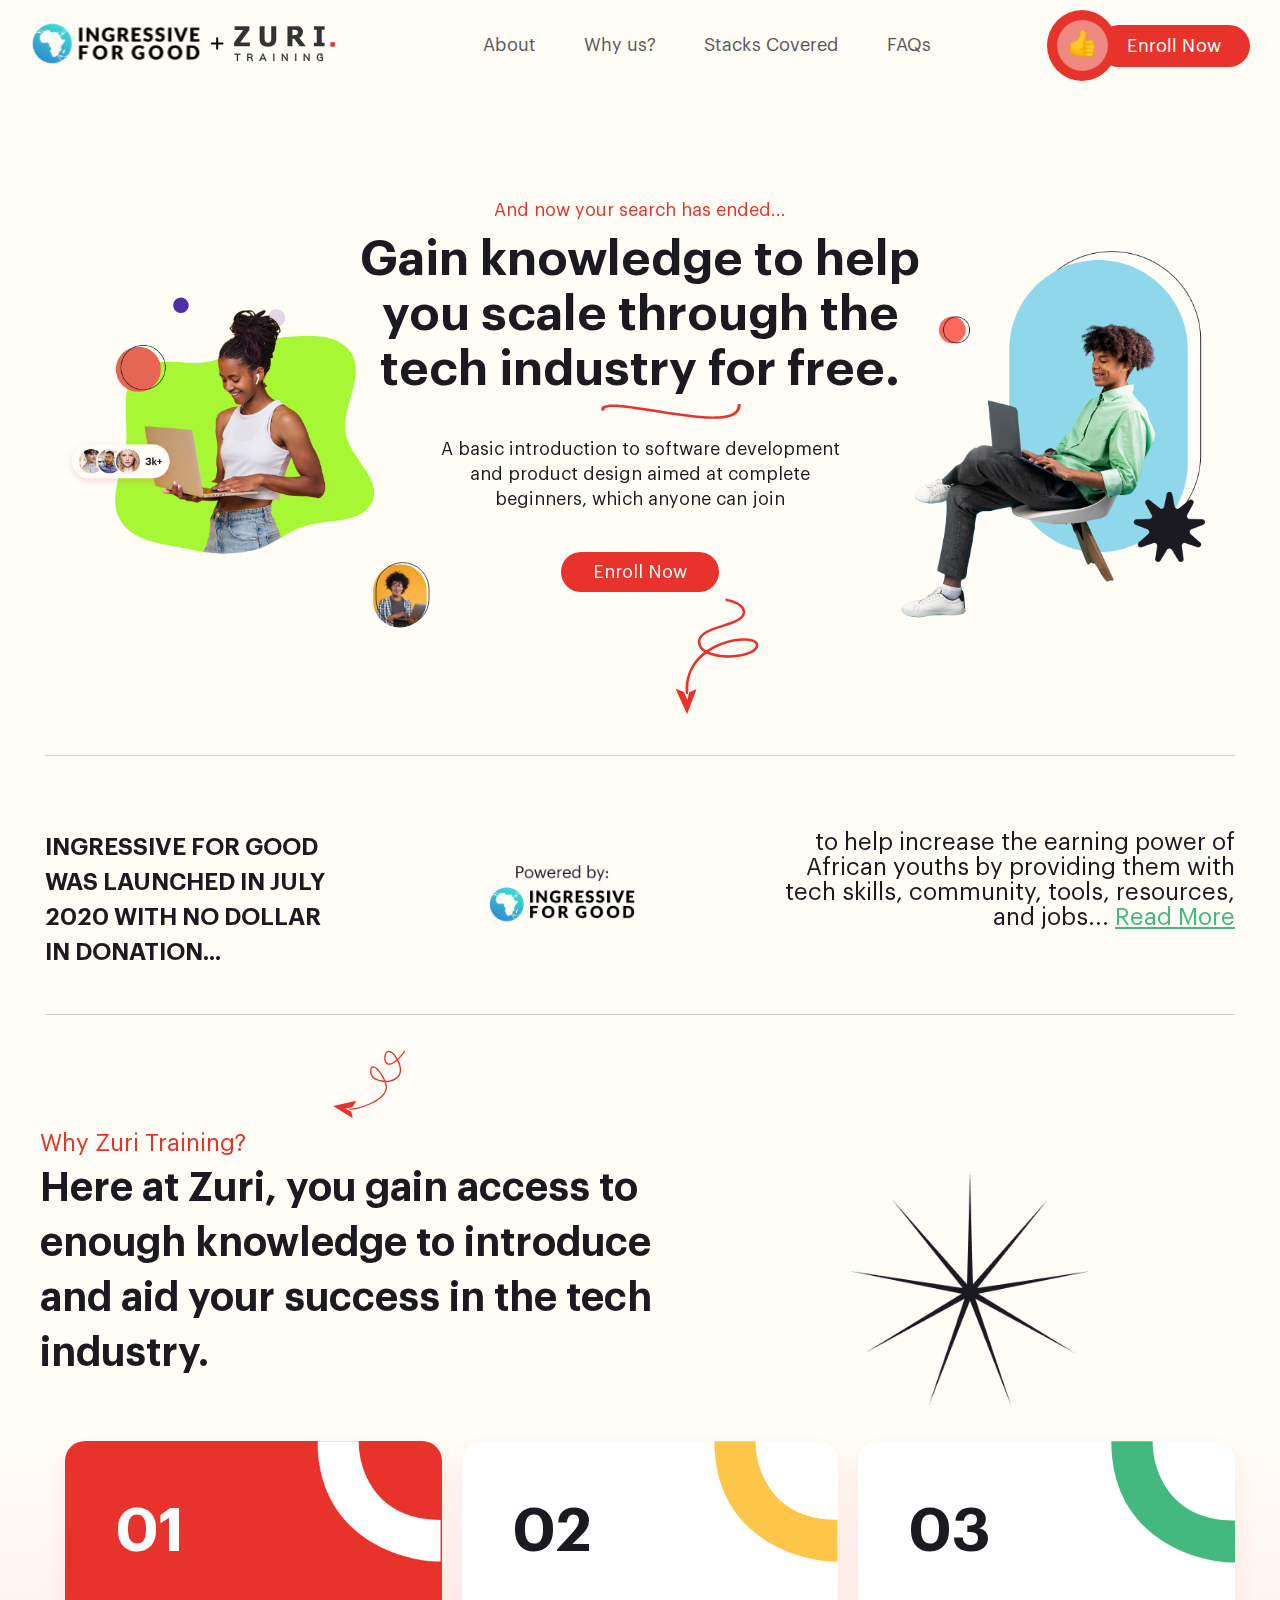
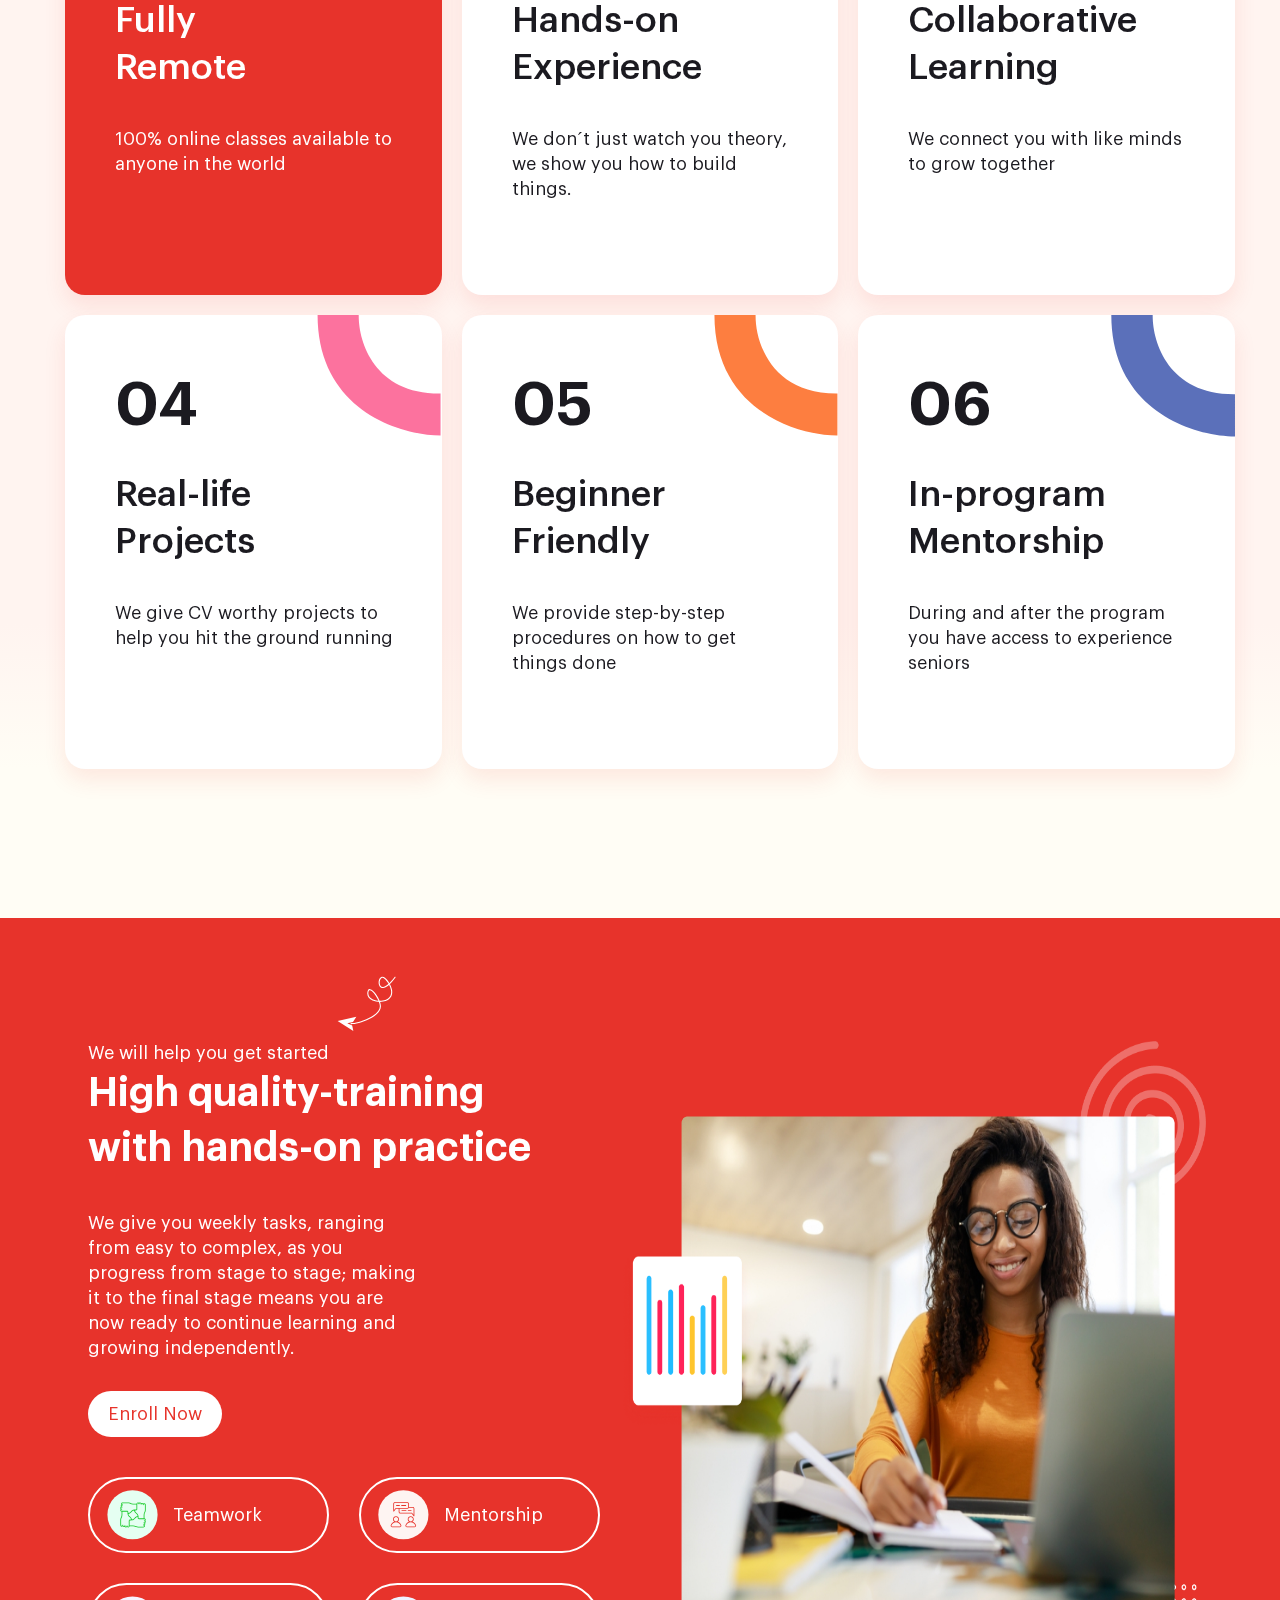
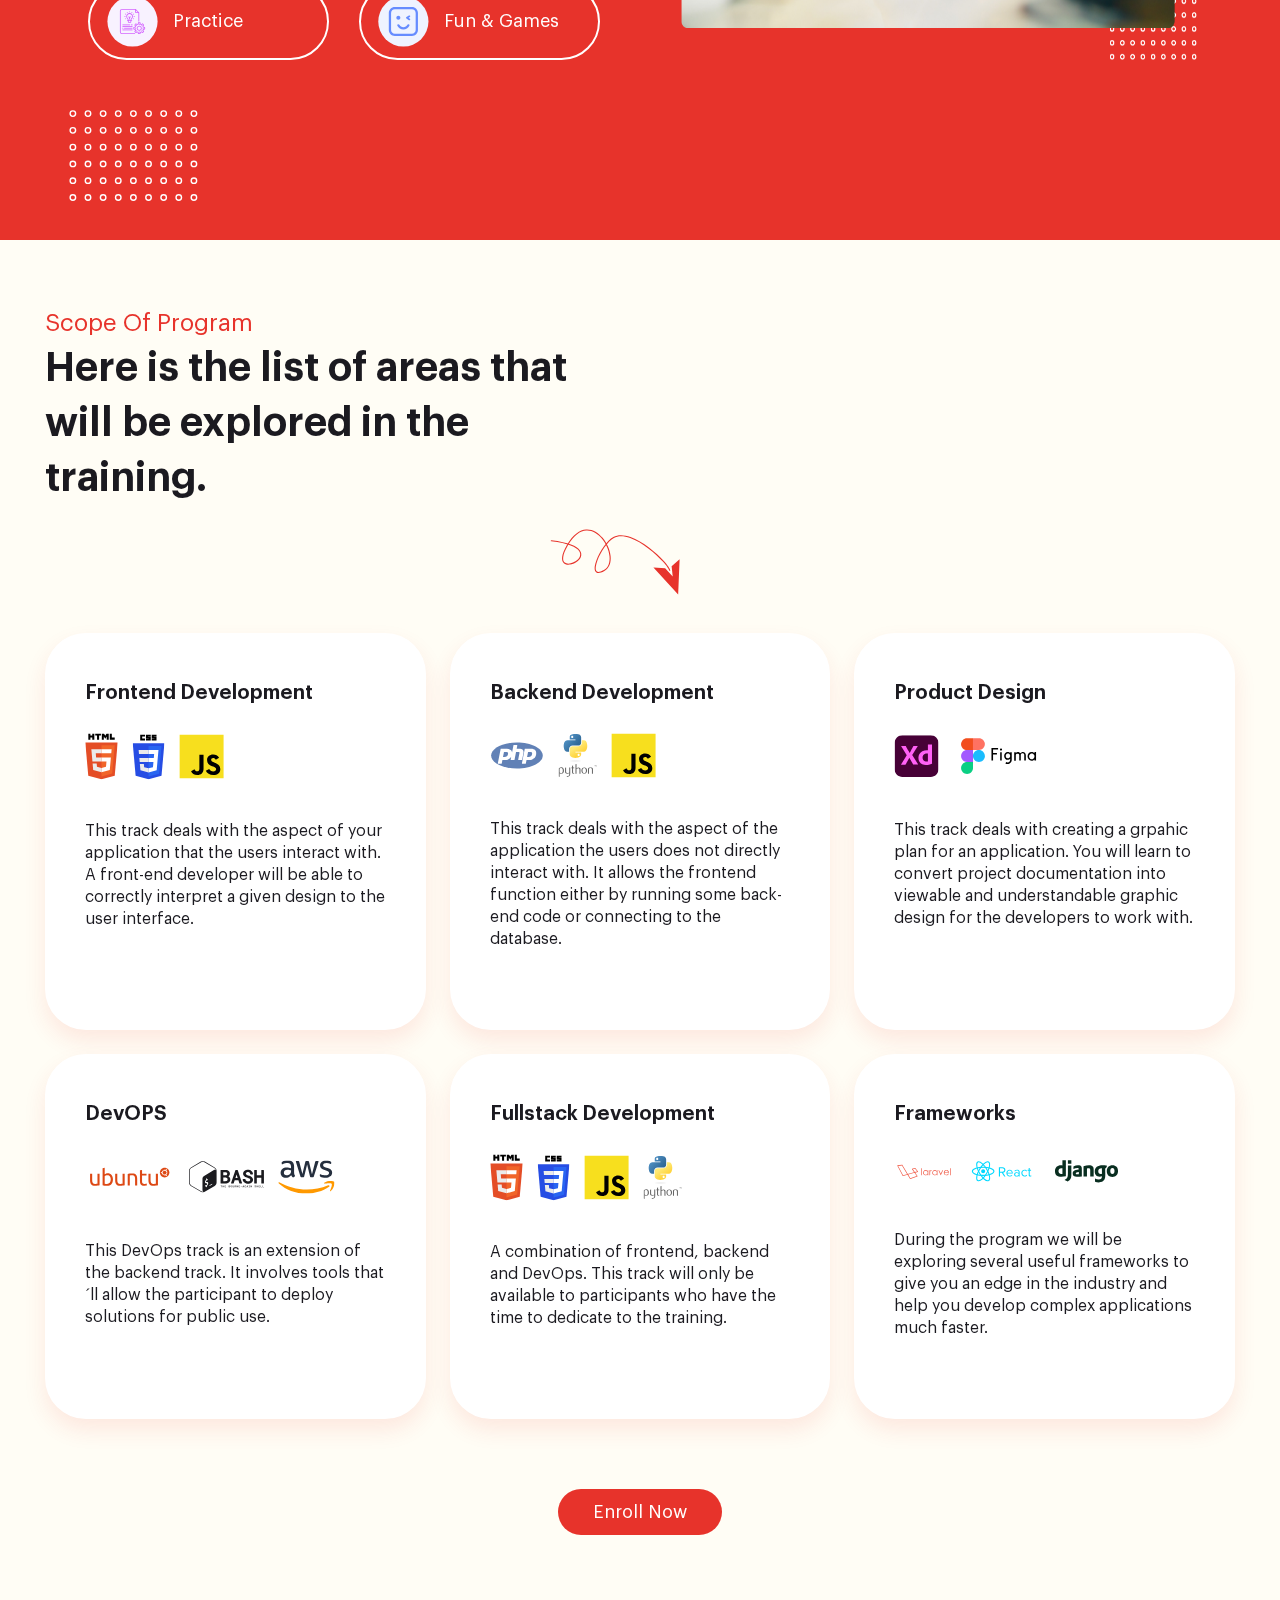
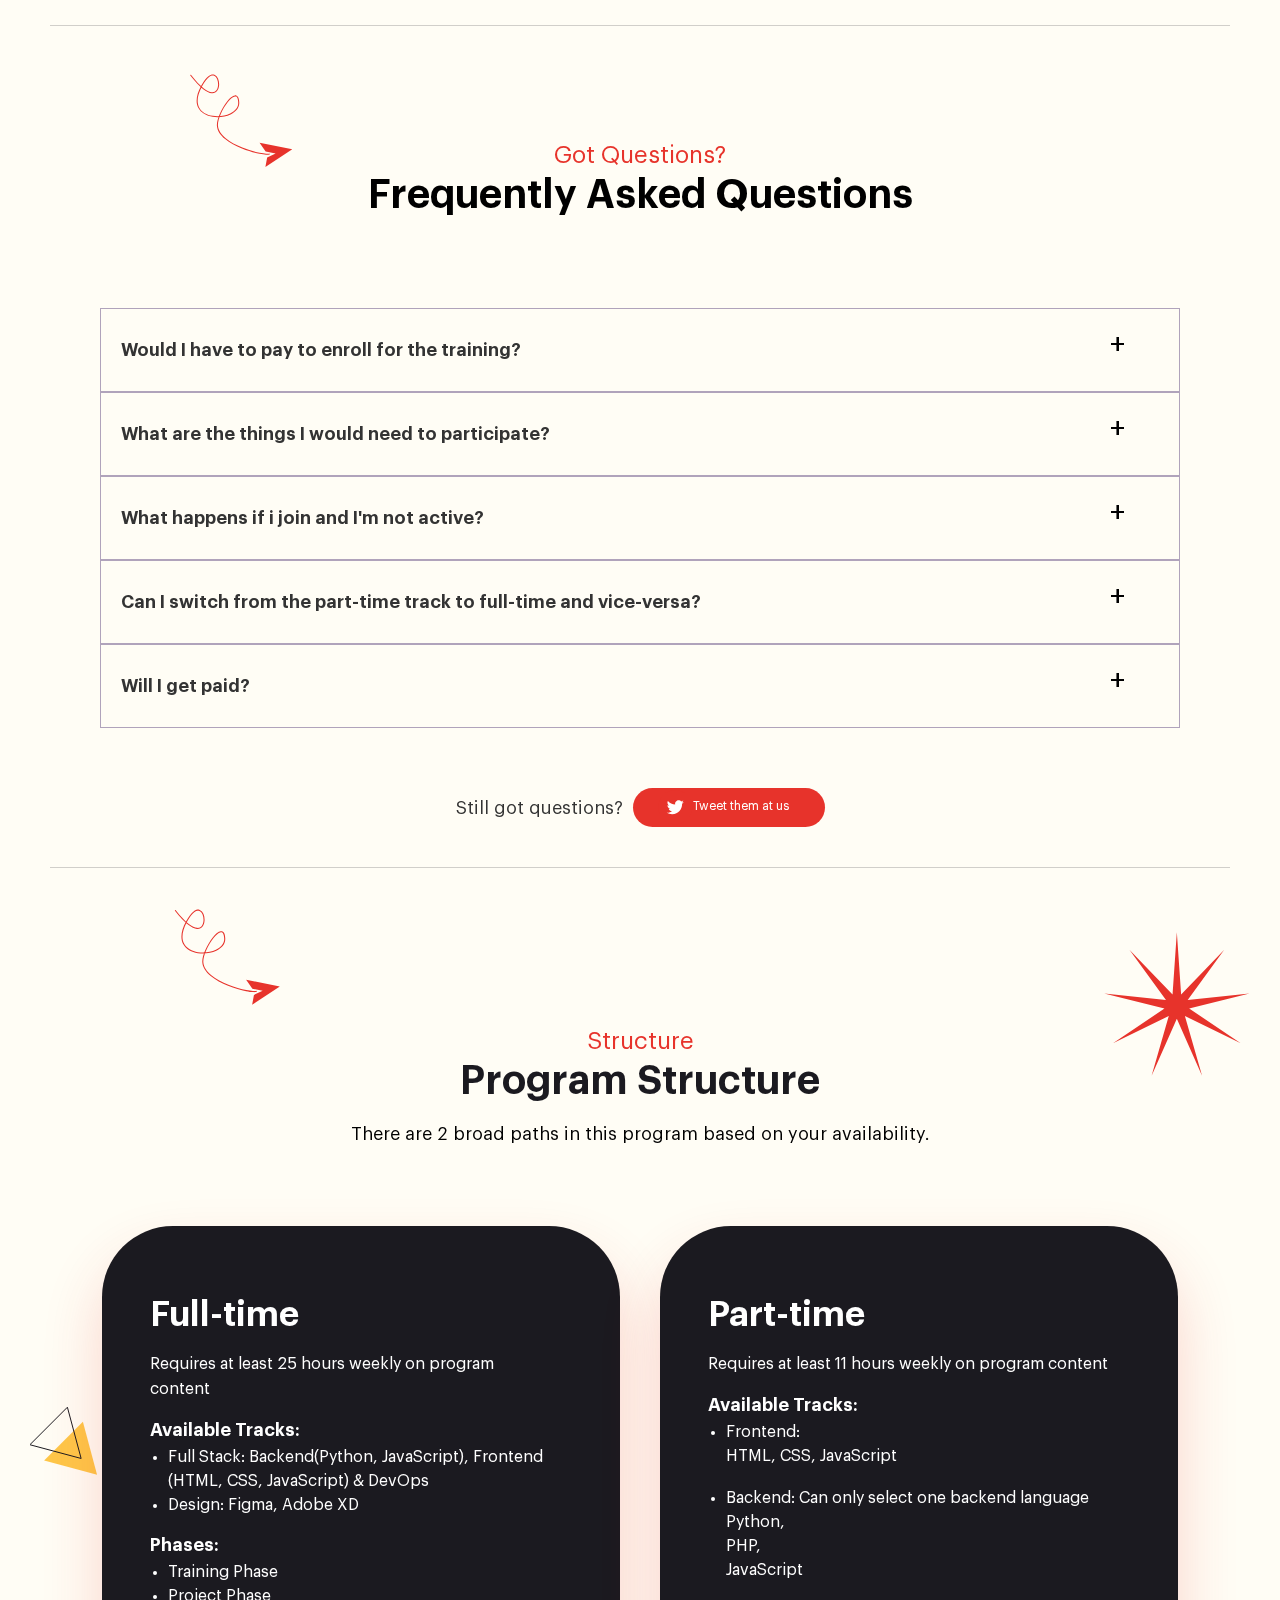
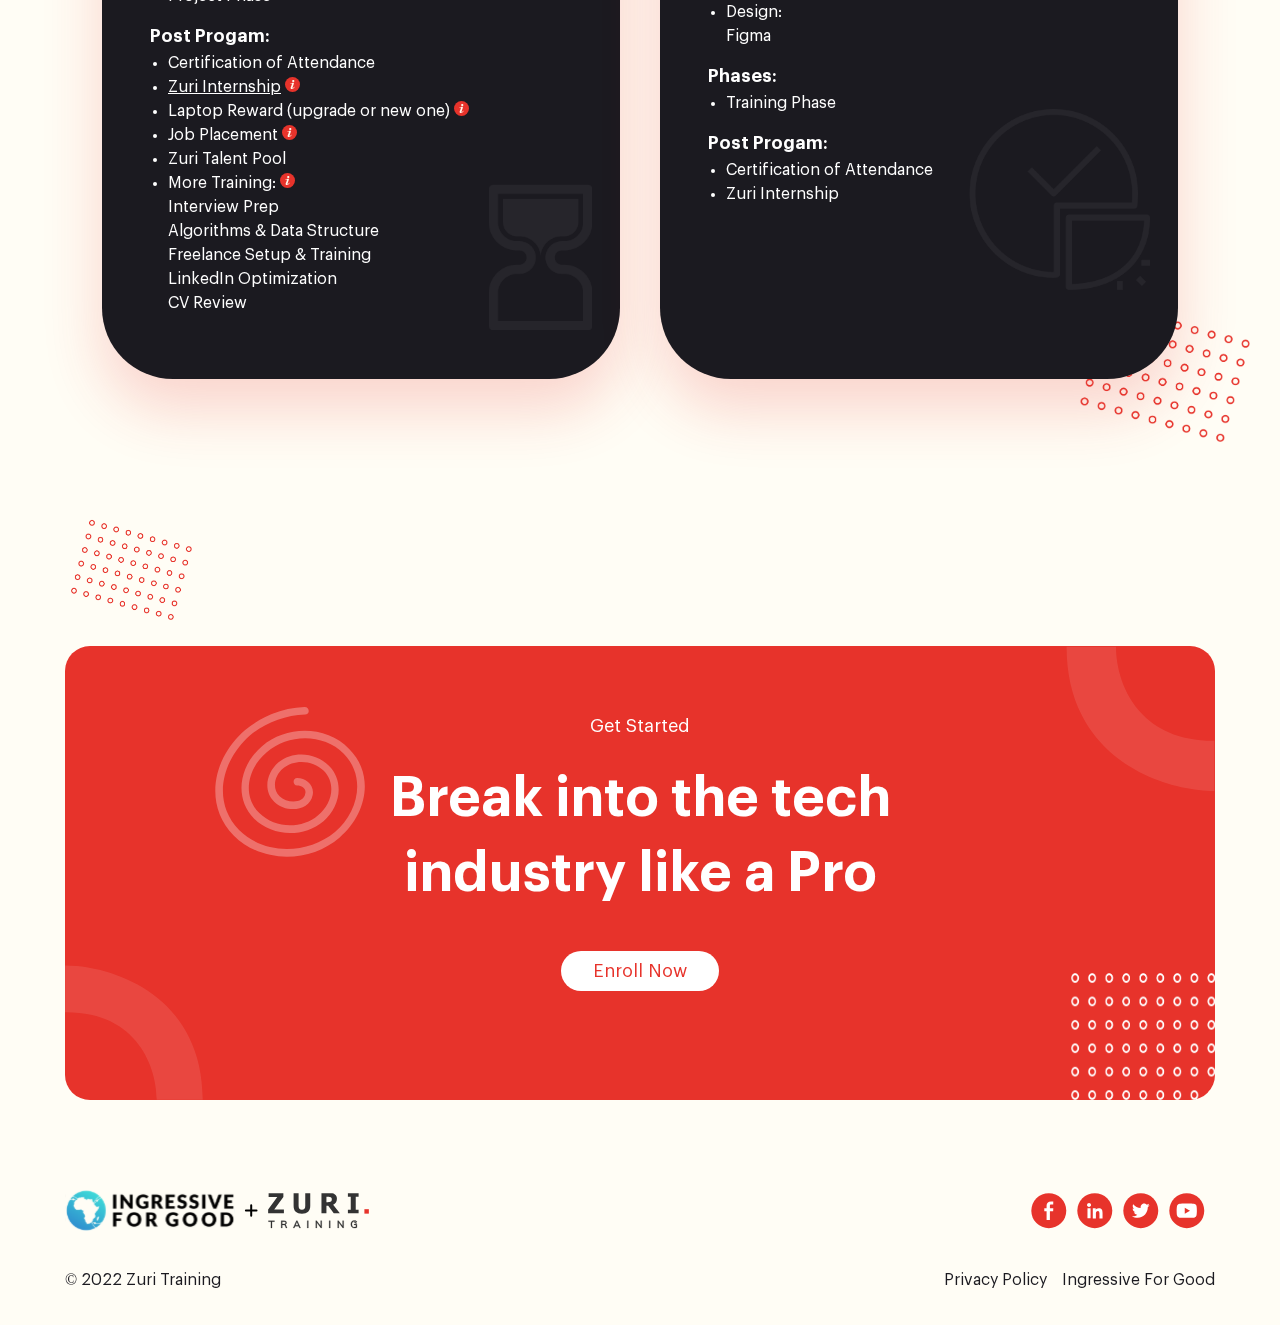
<file: new.html>
<!DOCTYPE html>
<html lang="en">
<head>
    <meta charset="UTF-8">
    <meta http-equiv="X-UA-Compatible" content="IE=edge">
    <meta name="viewport" content="width=device-width, initial-scale=1.0">
    <meta name="Zuri training by ingressive for good" content=" Basic introduction to software development and design aimed at complete beginners which anyone can join.">
    <meta name="title" content="Basic introduction to software development and design aimed at complete beginners which anyone can join. ">
    <link href="./images/favicon.ico" rel="icon" sizes="16x16 32x32" type="image/png">
    <link rel="stylesheet" href="./css/new.css">
    <link rel="stylesheet" href="./css/css-talent/font.css">
    <link rel="”preload”" href="/fonts/Graphik-Medium.woff2">
    <link rel="”preload”" href="/fonts/Graphik-Semibold.woff2">
    <link rel="”preload”" href="/fonts/Graphik-Regular.woff2">
    <link rel="apple-touch-icon" href="/logo192.jpg">
    <link rel="manifest" href="/manifest.json">
    <title>Zuri</title>
</head>
<body>
    <header>
        <div class="zuri-training-logo">
            <a href="./new.html"><img src="./images/zuri-training-logo.svg" alt="zuri-training-logo"></a>
        </div>
        <div class="header-links">
            <ul>
                <li><a href="#">About</a></li>
                <li><a href="#">Why us?</a></li>
                <li><a href="#">Stacks Covered</a></li>
                <li><a href="#">FAQs</a></li>
            </ul>
        </div>
        <div class="enroll-now">
            <div class="thumb">
                <img src="./images/thumbs.png" alt="thumbs">
            </div>
            <a href="./index.html">
                <p class="enroll-1">Enroll Now</p>
            </a>
        </div>
    </header>
    <div class="lady">
        <img src="./images/lady1.jpg" alt="A-lady">
    </div>
    <img class="male-1" src="./images/male1.jpg" alt="male-1">
    <section class="gain-knowledge">
        <span>And now your search has ended...</span>
        <h3>Gain knowledge to help you scale through the tech industry for free.
            <img class="wire" src="./images/line.svg" alt="">
        </h3>
        <p class="gain-knowledge-text">A basic introduction to software development 
            and product design aimed at complete beginners, 
            which anyone can join</p>
            <a href="./index.html">
                <button class="enroll-2">Enroll Now</button>
            </a>
        <img class="male-face" src="./images/maleface.svg" alt="maleface">
        <img class="wire-1" src="./images/section1wire.svg" alt="wire">
    </section>
    <div class="about">
        <div class="launch">
            <p>INGRESSIVE FOR GOOD WAS LAUNCHED IN JULY 
                2020 WITH NO DOLLAR IN DONATION...
            </p>
        </div>
        <div class="launch-image">
            <img src="./images/ingresive.jpg" alt="">
        </div>
        <div class="aim">
            <p>to help increase the earning power of
                African youths by providing them with 
                tech skills, community, tools, resources,
                and jobs... <a href="#">Read More</a>
            </p>
        </div>
    </div>
    <section class="why-zuri">
        <img class="wire-2" src="./images/section3wire.svg" alt="">
        <div class="why-zuri-training">
            <div class="why-zuri-text">
                <p>Why Zuri Training?</p>
                <h3>Here at Zuri, you gain access to enough knowledge to 
                    introduce and aid your success in the tech industry.
                </h3>
            </div>
            <div class="star">
                <img src="./images/Star.jpg" alt="star">
            </div>
        </div>
        <div class="why-zuri-cards">
            <div class="why-zuri-card" id="why-zuri-card-1">
                <!-- <img src="./images/curve1.png" alt="white-curve"> -->
                <h3>01</h3>
                <p class="bold-text">Fully
                    <br>Remote
                </p>
                <p>100% online classes available to 
                    anyone in the world</p>
            </div>
            <div class="why-zuri-card" id="why-zuri-card-2">
                <!-- <img src="./images/curve.svg" alt="yellow-curve"> -->
                <h3>02</h3>
                <p class="bold-text">Hands-on
                    <br>Experience
                </p>
                <p>We don´t just watch you theory, we
                    show you how to build things.
                </p>
            </div>
            <div class="why-zuri-card" id="why-zuri-card-3">
                <!-- <img src="./images/curve3.svg" alt="green-curve"> -->
                <h3>03</h3>
                <p class="bold-text">Collaborative
                    <br>Learning
                </p>
                <p>We connect you with like minds
                    to grow together
                </p>
            </div>
            <div class="why-zuri-card" id="why-zuri-card-4">
                <!-- <img src="./images/curve4.svg" alt="pink-curve"> -->
                <h3>04</h3>
                <p class="bold-text">Real-life
                    <br>Projects
                </p>
                <p>We give CV worthy projects to help you hit 
                    the ground running</p>
            </div>
            <div class="why-zuri-card" id="why-zuri-card-5">
                <!-- <img src="./images/curve5.svg" alt="orange-curve"> -->
                <h3>05</h3>
                <p class="bold-text">Beginner
                    <br>Friendly
                </p>
                <p>We provide step-by-step procedures on how 
                    to get things done</p>
            </div>
            <div class="why-zuri-card" id="why-zuri-card-6">
                <!-- <img src="./images/curve6.svg" alt="violet-curve"> -->
                <h3>06</h3>
                <p class="bold-text">In-program
                    <br>Mentorship
                </p>
                <p>During and after the program you have 
                    access to experience seniors
                </p>
            </div>
        </div>
    </section>
    <section class="get-started">
        <img src="./images/section5wire.svg" alt="wire-3">
        <div class="get-started-flex">
            <div>
                <p class="get-started-top">We will help you get started</p>
                <h3>High quality-training with hands-on practice</h3>
                <div class="main">
                    <p>We give you weekly tasks, ranging from easy to complex,
                        as you progress from stage to stage; making it to the 
                        final stage means you are now ready to continue learning
                        and growing independently.
                    </p>
                </div>
                <a href="./index.html"> 
                    <button class="enroll-3">Enroll Now</button>
                </a>
                <div class="buttons">
                    <div class="button">
                        <img src="./images/teamwork hand .svg" alt="teamwork">
                        <p>Teamwork</p>
                    </div>
                    <div class="button">
                        <img src="./images/mentor.svg" alt="teamwork">
                        <p>Mentorship</p>
                    </div>
                    <div class="button">
                        <img src="./images/practice.svg" alt="teamwork">
                        <p>Practice</p>
                    </div>
                    <div class="button">
                        <img src="./images/games.svg" alt="teamwork">
                        <p>Fun & Games</p>
                    </div>
                </div>
            </div>
            <img class="lady-2" src="./images/section5-image.png" alt="lady-2">
        </div>
        <img class="dot-box" src="./images/dotsection5.svg" alt="dot-box">
    </section>
    <section class="scope">
        <p>Scope Of Program</p>
        <h3>Here is the list of areas that will be explored in the training.</h3>
        <img src="./images/section6.svg" alt="wire-4">
        <div class="scope-cards">
            <div class="scope-card">
                <h3>Frontend Development</h3>
                <div class="scope-images">
                    <img src="./images/html.svg" class ="html-logo">
                    <img src="./images/css-3 logo.svg" class ="css-logo">
                    <img src="./images/javascript logo.svg" class ="j-s-logo">
                </div>
                <p>This track deals with the aspect of your application that the
                    users interact with. A front-end developer will be able to 
                    correctly interpret a given design to the user  interface.
                </p>
            </div>
            <div class="scope-card">
                <h3>Backend Development</h3>
                <div class="scope-images">
                    <img src="./images/php2 logo.svg" class ="php-logo">
                    <img src="./images/python-4 logo.svg" class ="python-logo">
                    <img src="./images/javascript logo.svg"class ="j-s-logo">
                </div>
                <p>This track deals with the aspect of the application the users does 
                    not directly interact with. It allows the frontend function either
                    by running some back-end code or connecting to the database.
                </p>
            </div>
            <div class="scope-card">
                <h3>Product Design</h3>
                <div class="scope-images">
                    <img src="./images/adobe-xd logo.svg" class ="adobe-xd-logo">
                    <img src="./images/Figma logo.svg" class ="figma-logo">
                </div>
                <p>This track deals with creating a grpahic plan for an application.
                    You will learn to convert project documentation into viewable and
                    understandable graphic design for the developers to work with.
                </p>
            </div>
            <div class="scope-card">
                <h3>DevOPS</h3>
                <div class="scope-images">
                    <img src="./images/Ubuntu logo.svg" class ="ubuntu-logo">
                    <img src="./images/Bash logo.svg" class ="bash-logo">
                    <img src="./images/aws logo.svg" class ="aws-logo">
                </div>
                <p>This DevOps track is an extension of the backend track. It 
                    involves tools that´ll allow the participant to deploy solutions
                    for public use.
                </p>
            </div>
            <div class="scope-card">
                <h3>Fullstack Development</h3>
                <div class="scope-images">
                    <img src="./images/html.svg" class ="html-logo">
                    <img src="./images/css-3 logo.svg" class ="css-logo">
                    <img src="./images/javascript logo.svg" class ="j-s-logo">
                    <img src="./images/python-4 logo.svg" class ="python-logo">
                </div>
                <p>A combination of frontend, backend and DevOps. This track
                    will only be available to participants who have the time 
                    to dedicate to the training.
                </p>
            </div>
            <div class="scope-card">
                <h3>Frameworks</h3>
                <div class="scope-images">
                    <img src="./images/Laravel logo.svg" class ="laravel-logo">
                    <img src="./images/React logo.svg" class ="react-logo">
                    <img src="./images/Django logo.svg" class ="django-logo">
                </div>
                <p>During the program we will be exploring several useful 
                    frameworks to give you an edge in the industry and help
                    you develop complex applications much faster.
                </p>
            </div>
        </div>
        <a href="./index.html"><div class="enroll-4">
            <button class="enroll-4-sub">Enroll Now</button>
        </div></a>
    </section>
    <section class="got-questions">
        <img class="got-questions-img" src="./images/section7wire.svg" alt="wire-5">
        <span>Got Questions?</span>
        <h3>Frequently Asked Questions</h3>
        <div class="faqs">
            <div class="faq">
                <button class="question">
                    <p>Would I have to pay to enroll for the training?</p>
                </button>
                <div class="answer">
                    <p>No, the program is completely free thanks to 
                        Ingressive For Good
                    </p>
                </div>
            </div>
            <div class="faq">
                <button class="question">
                    <p>What are the things I would need to participate?</p>
                </button>
                <div class="answer">
                    <p>You'll need a laptop, internet connection and the 
                        willingness to learn through collaboration and mentorship.
                    </p>
                </div>
            </div>
            <div class="faq">
                <button class="question">
                    <p>What happens if i join and I'm not active?</p>
                </button>
                <div class="answer">
                    <p>Participants who join the program and stop engaging will 
                        be given the chance to catch up. You'll also be assigned 
                        a 'study-mate' and mentor to help you. However, there is 
                        the possibility of not being promoted to the next stage
                        if you remain inactive for not long 
                    </p>
                </div>
            </div>
            <div class="faq">
                <button class="question">
                    <p>Can I switch from the part-time track to 
                        full-time and vice-versa?</p>
                </button>
                <div class="answer">
                    <p>Unfortunately, no, you cannot switch from 
                        part-time to full-time and vice-versa
                    </p>
                </div>
            </div>
            <div class="faq">
                <button class="question">
                    <p>Will I get paid?</p>
                </button>
                <div class="answer">
                    <p>We reward some participants who complete tasks early,
                        however, this is not a weekly reward. All the work that
                        will be done during the program are hypothetical.
                    </p>
                </div>
            </div>
        </div>
        <div class="question-tweet">
            <p>Still got questions?</p>
            <a class="tweet" href="https://twitter.com/thezuriteam">
                <button class="sub-tweet">
                    <img src="./images/twitter.svg" alt="twitter-logo">
                    <p>Tweet them at us</p>
                </button>
            </a>
        </div>
    </section>
    <section class="structure">
        <img class="structure-img-1" src="./images/section7wire.svg" alt="wire-6">
        <img class="structure-img-2" src="./images/Star1.svg" alt="star-2">
        <div class="structure-text">
            <p class="red-text">Structure</p>
            <h3>Program Structure</h3>
            <p><span> There are 2 broad paths in this program based
                on your availability. </span>
            </p>
        </div>
        <div class="structure-cards">
            <div id="structure-card" class="full-time">
                <h3>Full-time</h3>
                <p>Requires at least 25 hours weekly on 
                    program content</p>
                <div class="available-tracks">
                    <h4>Available Tracks:</h4>
                    <ul>
                        <li>
                            Full Stack: Backend(Python, JavaScript),
                            Frontend (HTML, CSS, JavaScript) & DevOps
                        </li>
                        <li>Design: Figma, Adobe XD</li>
                    </ul>
                </div>
                <div class="phases">
                    <h4>Phases:</h4>
                    <ul>
                        <li>Training Phase</li>
                        <li>Project Phase</li>
                    </ul>
                </div>
                <div class="post-program">
                    <h4>Post Progam:</h4>
                    <ul>
                        <li>Certification of Attendance</li>
                        <li><a class="internship" href="#">Zuri Internship</a><span><img src="./images/clarity.svg" alt="red-icon"></span></li>
                        <li>Laptop Reward (upgrade or new one)<span><img src="./images/clarity.svg" alt="red-icon"></span></li>
                        <li>Job Placement<span><img src="./images/clarity.svg" alt="red-icon"></span></li>
                        <li>Zuri Talent Pool</li>
                        <li>More Training:<span><img src="./images/clarity.svg" alt="red-icon"></span>
                            <br>Interview Prep
                            <br>Algorithms & Data Structure
                            <br>Freelance Setup & Training
                            <br>LinkedIn Optimization
                            <br>CV Review
                        </li>
                    </ul>
                </div>
            </div>
            <div id="structure-card" class="part-time">
                <h3>Part-time</h3>
                <p>Requires at least 11 hours weekly on 
                    program content</p>
                <div class="available-tracks">
                    <h4>Available Tracks:</h4>
                    <ul>
                        <li class="frontend">
                            Frontend: 
                            <br>HTML, CSS, JavaScript 
                        </li>
                        <li class="backend">
                            Backend: Can only select one backend language
                            <br>Python, 
                            <br>PHP,
                            <br>JavaScript
                        </li>
                        <li>Design: 
                            <br>Figma</li>
                    </ul>
                </div>
                <div class="phases">
                    <h4>Phases:</h4>
                    <ul>
                        <li>Training Phase</li>
                    </ul>
                </div>
                <div class="post-program">
                    <h4>Post Progam:</h4>
                    <ul>
                        <li>Certification of Attendance</li>
                        <li>Zuri Internship</li>
                    </ul>
                </div>
            </div>
        </div>
        <img class="structure-img-3" src="./images/circle.png" alt="circle">
        <img class="structure-img-4" src="./images/circle.png" alt="">
    </section>
    <div class="get-started-2">
        <div class="get-started-card">
            <p>Get Started</p>
            <h3>Break into the tech industry like a Pro</h3>
            <a href="./index.html" class="enroll-5">
                <button class="enroll-5-sub">Enroll Now</button>
            </a>
        </div>
    </div>
    <footer>
        <div class="footer-1">
            <div class="footer-zuri-training-logo">
                <a href="./new.html"><img src="./images/zuri-training-logo.svg" alt="zuri-training-logo"></a>
            </div>
            <div class="social-icons">
                <a href="https://www.facebook.com/thezuriteam/" target="_blank">
                    <img class="icon" src="./images/red-facebook.svg" alt="facebook">
                </a>
                <a href="https://www.linkedin.com/company/zuri-team" target="_blank">
                    <img class="icon" src="./images/red linkd.svg" alt="linked-in">
                </a>
                <a href="https://twitter.com/thezuriteam" target="_blank">
                    <img class="icon" src="./images/twitter.svg" alt="twitter">
                </a>
                <a href="https://www.youtube.com/thezuriteam" target="_blank">
                    <img class="icon" src="./images/red-youtube.svg" alt="youtube">
                </a>
            </div>
        </div>
        <div class="copyright">
            <div class="copyright-1">
                <a href="https://training.zuri.team/privacy" class="sub-copyright" id="sub-copyright-1">
                    <p>Privacy Policy</p>
                </a>
                <a href="https://ingressive.org/" class="sub-copyright" id="sub-copyright-2">
                    <p>Ingressive For Good</p>
                </a>
            </div>
            <div class="footer-copyright">
                <p> © 2022 Zuri Training</p>
            </div>
        </div>
    </footer>
</body>
</html>
</file>
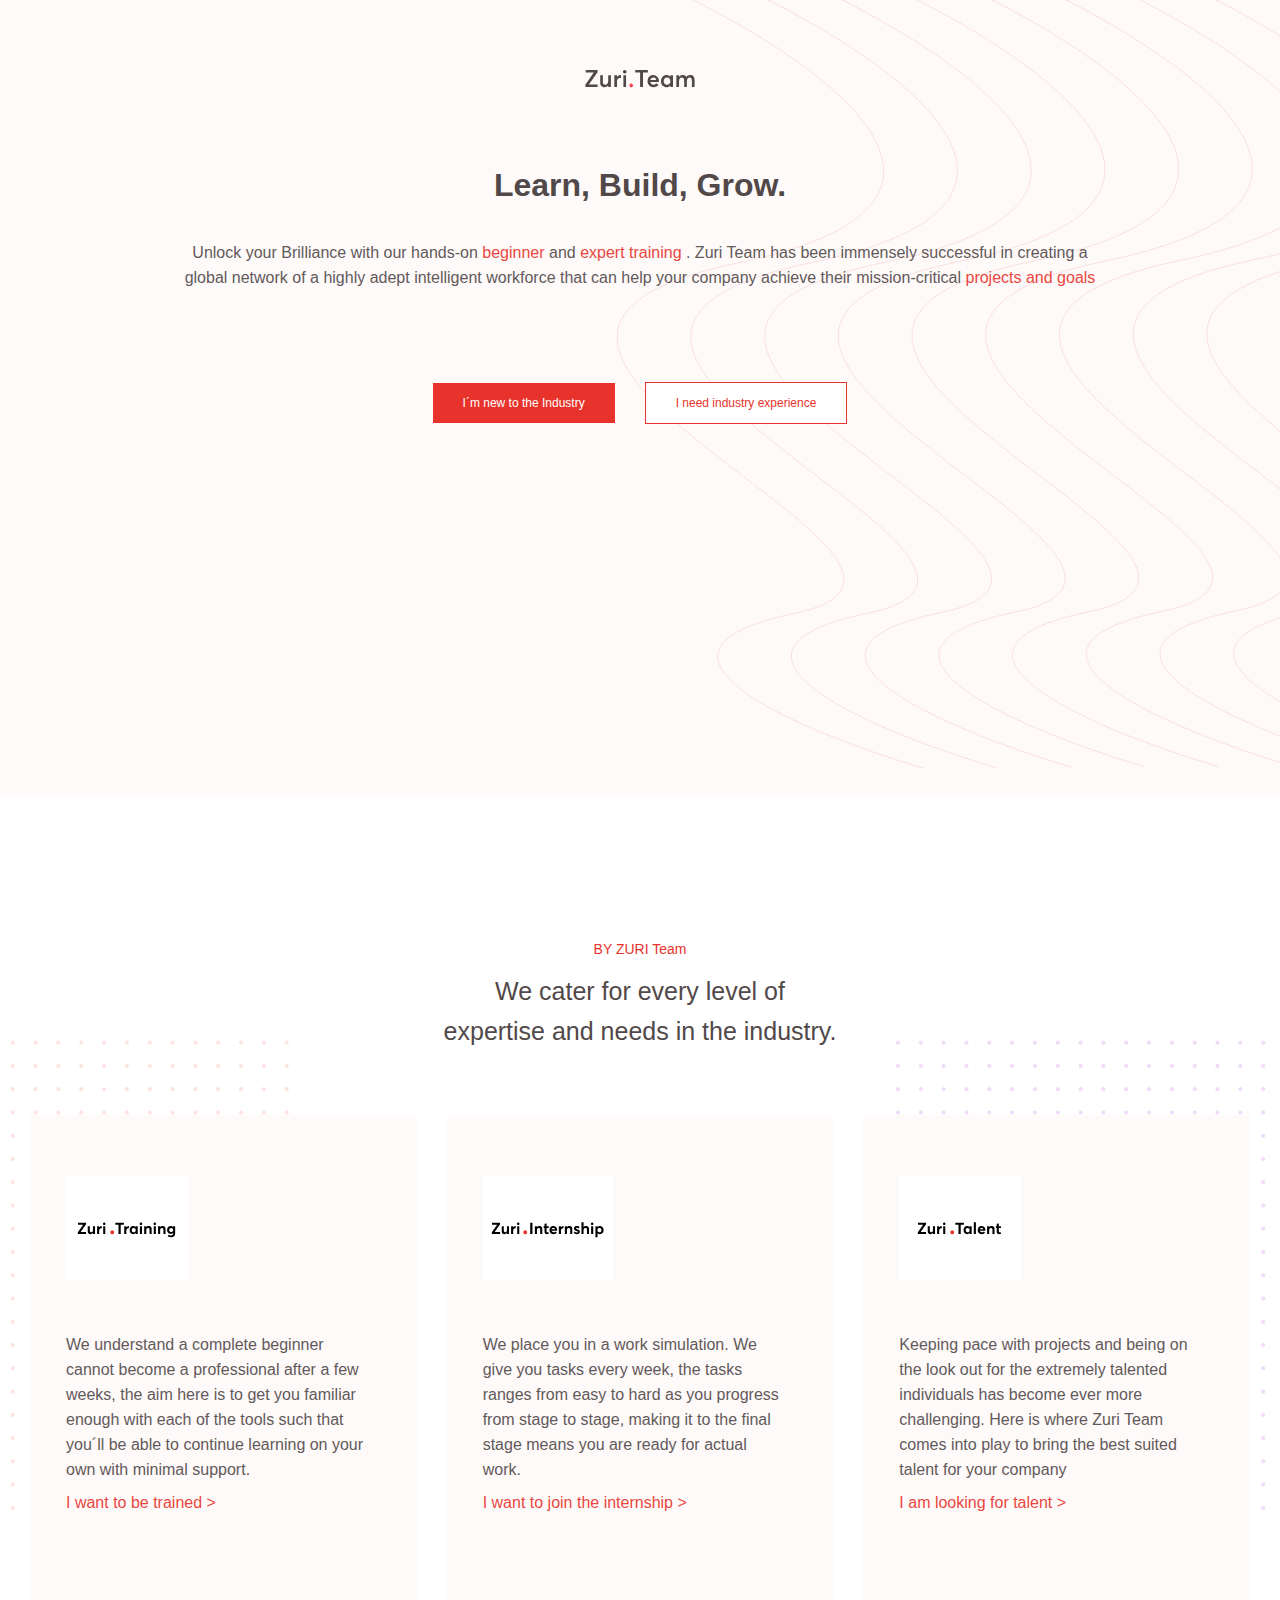
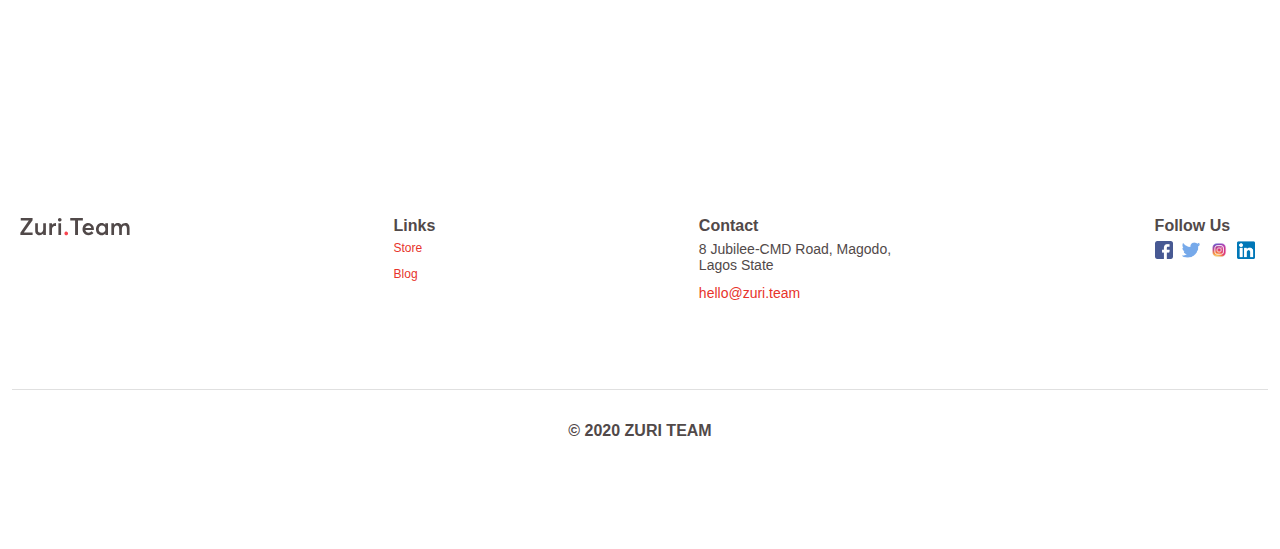
<file: zuri.html>
<!DOCTYPE html>
<html lang="en">
<head>
    <meta charset="UTF-8">
    <meta http-equiv="X-UA-Compatible" content="IE=edge">
    <meta content="width=device-width, user-scalable=no, initial-scale=1.0, maximum-scale=1.0, minimum-scale=1.0" name="viewport">
    <link rel="stylesheet" href="./css/style.css">
    <link href="./images/favicon.ico" rel="icon" sizes="16x16 32x32" type="image/png">
    <title>ZURI | Learn, Build, Grow.</title>
    <meta name="description" content="Unlock your Brilliance with our hands-on training. Recruit from our global network of a highly adept intelligent workforce. Learn to code and teach others. Get a job as a coder / programmer">
    <meta name="”robots”" content="index, follow">
</head>
<body>
    <section class="hero-container">
        <div class="image">
            <img src="./images/zuri-logo-full.svg" alt="zuri-logo" class="img-logo">
        </div>
        <div class="hero">
            <h2>Learn, Build, Grow.</h2>
            <p>
                Unlock your Brilliance with our hands-on
                <a href="#">beginner</a>
                and
                <a href="#">expert training</a>
                . Zuri Team has been immensely successful in creating a global network of a
                highly adept intelligent workforce that can help your company achieve their mission-critical 
                <a href="#">projects</a> <a href="#">and goals</a> 
            </p>
            <div class="small-card">
                <a href="./new.html" target="_blank">
                    <button class="red">I´m new to the Industry</button>
                </a>
                <br>
                <a href="./experience.html" target="_blank"> 
                    <button class="red-outline">I need industry experience</button>
                </a>
            </div>
        </div>
    </section>
    <section class="programs">
        <div class="program-content">
            <h3 class="heading">BY ZURI Team</h3>
            <p class="slogan">
                We cater for every level of
                <br>
                expertise and needs in the industry.
            </p>
        </div>
        <div class="main-container">
            <img class="left-dot-box" src="./images/left_bvmv7q.png" alt="">
            <img class="right-dot-box" src="./images/right_yz6hn3.png" alt="">
            <div class="container">
                <div class="zuri-training">
                    <img src="./images/zuri-training-img.svg" alt="zuri-training">
                    <p>
                        We understand a complete beginner cannot become a professional after a few weeks, 
                        the aim here is to get you familiar enough with each of the tools such that you´ll 
                        be able to continue learning on your own with minimal support.
                    </p>
                    <h3>
                        <a href="#">
                            I want to be trained >
                        </a>
                    </h3>
                </div>
            </div>
            <div class="container">
                <div class="zuri-internship">
                    <img src="./images/zuri-internship-img.svg" alt="zuri-internship">
                    <p>
                        We place you in a work simulation. We give you tasks every week, the tasks ranges 
                        from easy to hard as you progress from stage to stage, making it to the final stage
                        means you are ready for actual work.
                    </p>
                    <h3>
                        <a href="#">
                           I want to join the internship >
                        </a>
                    </h3>
                </div>
            </div>
            <div class="container">
                <div class="zuri-talent">
                    <img src="./images/zuri-talent-img.svg" alt="zuri-talent">
                    <p>
                        Keeping pace with projects and being on the look out for the extremely talented individuals 
                        has become ever more challenging. Here is where Zuri Team comes into play to bring the best 
                        suited talent for your company
                    </p>
                    <h3>
                        <a href="#">
                            I am looking for talent >
                        </a>
                    </h3>
                </div>
            </div>
        </div> 
    </section>
    <footer>
        <div class="footer-1">
            <div>
                <img class="footer-img" src="./images/zuri-logo-footer (1).svg" alt="zuri-team">
            </div>
            <div class="footer-link">
                <h3>Links</h3>
                <a href="#">
                    <p>Store</p>
                </a>
                <a href="#">
                    <p>Blog</p>
                </a>
            </div>
            <div class="footer-contact">
                <h3>Contact</h3>
                <p>
                    8 Jubilee-CMD Road, Magodo,
                    <br>
                    Lagos State
                </p>
                <p class="con-link">
                    <a href="#">
                        hello@zuri.team
                    </a>
                </p>
            </div>
            <div class="footer-follow-us">
                <h3>Follow Us</h3>
                <div class="contact-icons">
                    <a href="#" target="_blank">
                        <img class="icon" src="./images/fb.png" alt="facebook">
                    </a>
                    <a href="#" target="_blank">
                        <img class="icon" src="./images/twitter.png" alt="twitter">
                    </a>
                    <a href="#" target="_blank">
                        <img class="icon" src="./images/IG.png" alt="instagram">
                    </a>
                    <a href="#" target="_blank">
                        <img class="icon" src="./images/in.png" alt="linked-in">
                    </a>
                </div>
            </div>
        </div>
        <div class="footer-copyright">
            <p> © 2020 ZURI TEAM </p>
        </div>
    </footer>
</body>
</html>
</file>
<file: css/style.css>
@font-face {
    font-family: Averta;
    src: url(https://res.cloudinary.com/dafsch2zs/raw/upload/v1596618987/Zuri%20Landing/AvertaDemoPECuttedDemo-Regular_dghpn7.otf);
}

* {
    margin: 0;
    padding: 0;
    text-decoration: none;
    box-sizing: border-box;
    font-family: Averta, sans-serif;
}
a {color: #E7332B;}
a:hover {color: #eb5850;}
.hero-container {
    background-image: url(../images/hero-bg.svg);
    background-repeat: no-repeat;
    background-position: center;
    /* height: 705px; */
    background-size: cover;
    /* border: 1px solid red; */
}
.image{
    display: flex;
    justify-content: center;
    align-items: center;
    padding: 119px 0 89px 0;
    /* border: 1px solid red; */
}
.hero{
    text-align: center;
    padding: 10px;
    color: #514949;
    /* border: 1px solid red; */
}
.hero h2{
    font-size: 28px;
    font-weight: 800;
    /* border: 1px solid red; */
}
.hero p{
    opacity: .9;
    font-size: 16px;
    line-height: 25px;
    padding: 36px 0 30px 0;
}
.small-card{padding: 50px 0;}
.red{
    font-size: 12px;
    background-color: #E7332B;
    color: white;
    padding: 13px 30px;
    border: none;
    margin-bottom: 20px;
    cursor: pointer;
}
.red:hover{
    background-color: white;
    color: #E7332B;
    border: 1px solid #E7332B;
}
.red-outline{
    font-size: 12px;
    background-color: white;
    color: #E7332B;
    padding: 13px 30px;
    border: 1px solid #E7332B;
    cursor: pointer;
}
.red-outline:hover{
    background-color: #E7332B;
    color: white;
}
.programs{
    display: flex;
    flex-direction: column;
    justify-content: center;
    align-items: center;
    background-color: white;
    /* border: 1px solid red; */
}
.program-content{
    /* border: 1px solid red; */
    background-color: white;
    padding: 60px 25px 64px 25px;
    text-align: center;
}
.heading{
    color:  #E7332B;
    font-size: 14px;
    font-weight: normal;
}
.slogan{
    font-size: 25px;
    color: #514949;
    padding-top: 14px;
    line-height: 40px;   
}
.main-container{
    padding: 0 15px;
    position: relative;
}
.left-dot-box, .right-dot-box{
    display: none;
}
.container{
    /* border: 1px solid red; */
    background-color: #FFFAFA;
    margin: 18px 15px 36px 15px;
    padding: 61px 47px 82px 36px;
    font-size: 16px;
    z-index: 1;
}
.container img{
    padding-bottom: 36px;
}
.container p{
    color: #514949;
    opacity: 0.9;
    padding: 12px 0;
    line-height: 25px;
}
.container h3{
    color: #e7332b;
    opacity: 0.9;
    font-size: 16px;
    font-weight: normal;
    padding-bottom: 6px;
}
footer{
    /* border: 1px solid red; */
    padding: 20px;
    margin: 197px 0 89px 0;
    color: #514949;
}
.footer-1{
    margin-bottom: 56px;
    text-align: center;
    /* border: 1px solid red; */
}
.footer-img{
    width: 150px;
    margin-bottom: 15px;
    /* border: 1px solid red; */
}
footer h3{
    font-size: 25px;
    padding: 20px 0 6px 0;
    font-weight: bold;
}
.footer-link p{
    padding-bottom: 12px;
    font-size: 12px;
}
.footer-contact p{
    padding-bottom: 12px;
    font-size: 14px;
}
.footer-follow-us{
    padding-bottom: 20px;
    /* border: 1px solid red; */
}
.icon{
    width: 23px;
    padding-right: 5px;  
}
.footer-copyright p{
    text-align: center;
    margin: 0 -8px;
    padding-top: 32px;
    font-size: 16px;
    font-weight: bold;
    border-top: 1.5px solid rgba(0, 0, 0, 0.12);
}
@media only screen and (min-width:769px){
    .image{padding: 69px 0;}
    .hero-container{height: 800px;}
    .hero{
        margin: 0 34.5px;
        /* padding: 10px; */
        /* border: 1px solid red; */
    }
    .hero h2{font-size: 32px;}
    .hero p{
        padding: 36px 0 12px 0;
    }
    .small-card{
        display: flex;
        justify-content: center;
        align-items: center;
        padding: 80px 0 0 0;
    }
    .red, .red-outline{
        flex: 50%;
        margin: 0 15px;
    }
    .program-content{
        margin-top: 141px;
        padding: 0;
    }
    .slogan{
        padding: 14px 0 64px 0;
    }
    .footer-1{
        /* border: 1px solid red; */
        display: flex;
        justify-content: space-between;
        flex-wrap: wrap;
        text-align: left;
        padding-bottom: 20px;
    }
    .footer-img{
        width: 110px;
        margin: 0;
    }
    footer h3{
        font-size: 16px;
        padding: 0 0 6px 0;
    }
}

@media only screen and (min-width:992px){
    .main-container{
        display: flex;
    }
    .container{
        flex: 33%;
        margin: 0 15px;
    }
    .footer{
        margin-top: 0;
    }
}
@media only screen and (min-width:1024px){
    .hero p{
        margin: 0 70px;
        padding: 36px 55px 12px 55px;
        /* border: 1px solid red; */
    }
}
@media only screen and (min-width:1200px){
    .left-dot-box{
        display: block;
        width: 30%;
        position: absolute;
        margin: -75px 0 0 -110px;
    }
    .right-dot-box{
        display: block;
        width: 30%;
        position: absolute;
        right: 0;
        margin: -75px 0 0 0;
    }
}

@media only screen and (min-width:1300px){
    footer{
        padding: 30px 80px;
    }
}

@media only screen and (min-width:1440px){
    .hero p{
        margin: 0 21%;
    }
    .main-container{
        margin: 0 7.6%;
    }
    footer{
        padding: 30px 100px;
    }
}
</file>
<file: css/experience.css>
*{
    margin: 0;
    padding: 0;
    text-decoration: none;
    list-style-type: none;
    box-sizing: border-box;
    font-family: "Graphik";
}
header{
    margin: 0;
    padding: 5px 16px 20px 16px;
    display: flex;
    align-items: center;
    justify-content: space-between;
    background-color: white;
    position: fixed;
    top: 0;
    z-index: 2;
    width: 100%;
   
}
.zuri-talent-logo{
    /* width: 10%; */
    padding: 10px;
}
.header-links{
    display: none;
}
.hire-talent p{
    font-size: 16px;
    color: white;
    background-color: #E7332B;
    padding: 10px 25px;
    border-bottom-right-radius: 10px;
}
.vetted-trusted{
    margin-top: 50px;
    padding: 60px 30px;
    /* border: 1px solid red; */
    text-align: center;
}
.vetted-trusted-text{
    /* border: 1px solid red; */
    padding: 15px 0 10px 0;
    position: relative;
}
.thin-line{
    position: absolute;
    width: 28%;
    /* left: 60.5%; */
    right: 2.5%;
    top: 27.5%;
}
.vetted-trusted-heading h3{
    font-size: 40px;
    line-height: 50px;
}
.vetted-trusted-heading span{
    color: #E7332B;
}
.vetted-trusted-text p{
    /* margin-top: 5px; */
    padding: 30px 10px;
    font-size: 16px;
    color: #787878;
    line-height: 23px;
}
.button-click, .button-click-2{
    display: flex;
    align-items: center;
    justify-content: center;
    margin-bottom: 9px;
}
.red-background button{
    background-color: rgb(232, 53, 44);
    margin-right: 15px;
}
.gray-background button{
    background-color: #585858;
}
.red-background button, .gray-background button{
    padding: 8px 26px;
    font-size: 16px;
    line-height: 20px;
    border-bottom-right-radius: 9px;
    color: white;
    border: none;
    cursor: pointer;
    box-shadow: rgb(0 0 0 / 20%) 0px 3px 1px -2px, rgb(0 0 0 / 14%) 0px 2px 2px 0px, rgb(0 0 0 / 12%) 0px 1px 5px 0px;
}
.vetted-trusted-image{
    padding: 30px 0;
}
.vetted-trusted-image img{
    width: 100%;
}
.impact{
    /* border: 1px solid red; */
    background-image: url(../images/second-part-bg.png);
    background-repeat: no-repeat;
    background-size: cover;
    padding: 90px 30px;
}
 .impact-text h3{
    font-size: 28px;
    line-height: 33px;
 }
 .impact-text span{
    color: #E7332B;
 }
 .impact-text p{
    font-size: 16px;
    padding-top: 10px;
 }
 .bold{
    font-weight: bold;
 }
 .light{
    color: #787878;
 }
 .countries{
    padding: 20px 0;
 }
 .country-logo{
    background-color: white;
    border-radius: 10px;
    width: 15%;
    margin-right: 14px;
    /* border: 1px solid red; */
 }
 #country-1{padding: 13px 10px;}
 #country-2{padding: 12px 10px;}
 #country-3{padding: 10px 11px;}
 #country-4{padding: 11px;}
 #country-5{
    padding: 8px 11px;
    margin-right: 0;
}
.impact-image img{
    width: 100%;
    margin-top: 50px;
}
.about-talent{
    /* border: 1px solid red; */
    padding: 70px 28px;
}
.skills h3, .where h3{
    font-size: 28px;
    padding: 30px 0;
    /* border: 1px solid red; */
}
.skills h3{
    padding-right: 10px;
}
.skills span{
    color: #E7332B;
}
.skills-grid-container, .where-grid-container{
    display: grid;
    box-sizing: border-box;
    grid-template-columns: repeat(2,1fr);
    grid-template-rows: 1fr;
    row-gap: 15px;
    column-gap: 24px;
    font-size: 16px;
    color: #787878;
    /* border: 1px solid red; */
}
.skills-grid-container{
    padding: 38px 0 18px 0;
}
.where-grid-container{
    padding: 8px 0;
    row-gap: 7px;
    column-gap: 15px;
}
#skills-grid, #where-grid{
    display: grid;
    background-color: white;
    padding: 8px;
    line-height: 35px;
    border-radius: 10px;
    box-shadow: 0 8px 30px hsla(0,0%,48%,.16);
    text-align: center;
    align-items: center;
    transition: all .2s ease-in ;
}
#skills-grid:hover, #where-grid:hover{
    transform: translateY(-15px);
}
#where-grid{
    line-break: 50px;
}
.skills-grid-container img{
    display: none
}
.why-hire{
    /* border: 1px solid red; */
    background-color: #FFF8E5;
    padding: 50px 30px;
    margin-top: 20px;
    position: relative;
}
.line-2{
    width: 100%;
    position: absolute;
    top: 24%;
    left: -9%;
}
.why-hire h3{
    font-size: 28px;
    padding: 43px 0;
    text-align: center;
}
.why-hire span{
    color: #E7332B;
}
.why-hire-container{
    margin: 37px 0 30px 0;
    display: grid;
    grid-template-columns: 1fr;
    grid-template-rows: repeat(5, 1fr);
    grid-template-areas: 
    "why-hire-1"
    "why-hire-2"
    "why-hire-3"
    "why-hire-4"
    "why-hire-5";
    row-gap: 15px;
    column-gap: 20px;
    font-size: 15px;
    color: #787878;
    justify-content: center;
    align-items: center;
    text-align: center;
}
.why-hire-1{grid-area: why-hire-1;}
.why-hire-2{grid-area: why-hire-2;}
.why-hire-3{grid-area: why-hire-3;}
.why-hire-4{grid-area: why-hire-4;}
.why-hire-5{grid-area: why-hire-5;}

#why-hire-grid{
    background-color: white;
    z-index: 1;
    border-bottom-right-radius: 15px;
    padding: 42px 15px;
    line-height: 23px;
}
#why-hire-grid:hover{
    color: #ffffff;
    background-color: #161617;
}
.why-hire-1 p, .why-hire-2 p{
    padding: 10px 0;
}
.why-hire-3 p, .why-hire-4 p, .why-hire-5 p{
    margin: 20px 0 15px 0;
    padding: 10px 0;
}
/* #why-hire-grid p{
    padding: 10px 0;
} */
.button-click-2{
    padding: 40px 0 30px 0;
}
footer{
    display: flex;
    background-color: #161617;
    padding: 0 15px;
    flex-direction: column;
    justify-content: center;
    align-items: center;
    text-align: center;
    color: white;
}
.footer-img{
    padding-top: 80px;
}
.icon{
    width: 41px;
    padding-right: 10px;  
    margin: 20px 0;
}
#youtube-icon{
    width: 54px;
}
.contact-link{
    padding: 20px 0 38px 0;
}
.contact-link a{
    font-size: 16px;
    color: white;
}
.footer-copyright p{
    border-top: 1px solid #787878;
    padding: 15px;
    font-size: 16px;
    line-height: 25px;
}

@media only screen and (min-width:400px){
    .thin-line{
        width: 28%;
        right: 5%;
        top: 27%;
    }
}

@media only screen and (min-width:425px){
    .thin-line{
        width: 28%;
        right: 8%;
        top: 30%;
    }
    .footer-copyright p{
        padding: 15px 0;
    }
}
@media only screen and (min-width: 426px){
    .vetted-trusted-heading h3{
        padding: 0 5px;
    }
}

@media only screen and (min-width:436px){
    .thin-line{
        width: 28%;
        right: 28%;
        top: 30%;
    }
}
@media only screen and (min-width:513px){
    .hire-talent p, .red-background button, .gray-background button{
        padding: 11px 50px;
    }
    .vetted-trusted{
        padding: 60px 35px;
    }  
    #why-hire-grid p{
        padding: 15px;
    }
    .footer-copyright p{
        padding: 15px 50px;
    }
}

@media only screen and (min-width:600px){
    header{padding: 10px 25px 20px 25px ;}
    .vetted-trusted-heading h3{padding: 3px 15px 0 15px;}
    .thin-line{
        width: 19%;
        right: 34%;
        top: 32%;
    }
    .impact{
        padding: 90px 45px;
    }
    .country-logo{width: 13%;}
    #country-1{padding: 13px 12px;}
    #country-2{padding: 12px 12px;}
    #country-3{padding: 10px 13px;}
    #country-4{padding: 13px;}
    #country-5{padding: 11px 15px;}
    .about-talent{padding: 70px 45px 65px 45px;}
    .skills h3{padding: 25px 100px 0 0;}
    .where h3{padding: 26px 0;}
    .skills-grid-container, .where-grid-container{
        grid-template-columns: repeat(3,1fr);
        grid-template-rows: repeat(2, 1fr);
    }
    .line-2{
        top: 33%;
        left: -40%;
    }
    .why-hire-container{
        margin: 30px 10px;
        font-size: 18px;
        grid-template-columns: 1fr 1fr;
        grid-template-rows: 0.5fr 0.5fr 0.5fr;
        grid-template-areas: 
        "why-hire-1 why-hire-2"
        "why-hire-3 why-hire-4"
        "why-hire-5 why-hire-5";
        /* row-gap: 5px; */
    }
    #why-hire-grid{
        padding: 42px 5px 45px 5px;
        line-height: 23px;
    }  
    .why-hire-2 p{
        padding: 10p7
         0 0 0;
    }
    .why-hire-3 p{
        margin: 8px 0 5px 0;
    }
    .button-click-2{padding: 30px 0 25px 0;}
    .footer-social{
        display: flex;
        justify-content: space-between;
        gap: 100px;
        padding: 80px 0 20px 0;
    }
    .footer-img{
        padding-top: 0;
    }
    .social-icons{margin: 0;}
    .icon{
        margin: 0;
    }
    .footer-copyright p{
        padding: 15px 90px;
    }
}   

@media only screen and (min-width:601px){
    .thin-line{
        width: 19%;
        right: 34%;
        top: 28%;
    }
    .vetted-trusted{
        margin-top: 145px;
        padding: 60px 45px;
    }
    .vetted-trusted-text p{
        padding: 30px 80px;
        font-size: 18px;
    }
    .vetted-trusted-image img{
        width: 75%;
    }
    .impact{
        text-align: center;
    }
    .impact-text h3{
        font-size: 30px;
        line-height: 50px;
        margin: 0 52px;
    }
    .impact-text p{
        font-size: 18px;
    }
    .impact-image img{
        width: 60%;
    }
    .skills h3, .where h3{
        font-size: 30px;
        line-height: 50px;
        margin: 0 42px;
        text-align: center;
        /* border: 1px solid red; */
    }
    .skills h3{
        padding: 25px 0 0 0;
    }
    .skills-grid-container, .where-grid-container{
        font-size: 18px;
    }
    .footer-img{
        padding-right: 50px;
    }
    .footer-2{
        /* border: 1px solid white; */
        display: flex;
        margin: 15px 0;
        flex-direction: row-reverse;
        justify-content: space-between;
        align-items: center;
    }   
    .contact-link{
        padding: 0;
    }
    .footer-copyright p{
        border: none;
        padding: 0;
        text-align: left;
        margin-right: 40px;
    }
}

@media only screen and (min-width:628px){
    .thin-line{
        right: 2%;
        top: 15%;
    }
}

@media only screen and (min-width:700px){
    .thin-line{
        width: 17%;
        right: 8%;
        top: 18%;
    }
    .vetted-trusted-text p{
        font-size: 20px;
        padding: 30px 90px;
    }
    .footer-2{
        gap: 50px;
    }
}

@media only screen and (min-width:800px){
    .thin-line{
        width: 14%;
        right: 13%;
    }
    .footer-social{
        gap: 200px;
    }
    .footer-2{
        gap: 150px;
    }
}
@media only  screen and (min-width:891px){
    header{
        padding: 10px 67px 20px 67px;
    }
    .header-links{
        display: flex;
        margin: 0;
        /* border: 1px solid red; */
    }
    .header-links a{
        font-size: 16px;
        color: #161617;
        margin: 0 36px 0 0;
        padding: 16px 8px;
        border-bottom: 3px solid #E7332B;
        text-decoration: none;
    }    
    .header-links li{
        display: inline;
    }
    .hire-talent p{
        padding: 11px 35px;
    }
    .thin-line{
        width: 15%;
        right: 18%;
    }
    .vetted-trusted-text p{
        font-size: 19px;
        padding: 30px 90px;
        margin: 0 50px;
    }
    .vetted-trusted-image img{
        width: 65%;
    }
    .impact-text h3{
        margin: 0 55px;
    }
    .impact-text p{
        font-size: 19px;
    }
    .country-logo{width: 8%;}
    .about-talent{
        padding: 70px 67px;
    }
    .skills h3, .where h3{
        margin: 0 150px;
    }
    .skills-grid-container, .where-grid-container{
        font-size: 18px;
    }
    .why-hire{
        padding: 80px 67px;
    }
    .why-hire h3{
        font-size: 30px;
    }
    .footer-2{
        gap: 250px;
    }
}
@media only screen and (min-width:900px){
    .header-links{
        margin-left: 100px;
    }
    .impact{
        display: flex;
    }
    .impact-text{
        flex: 50%;
        padding: 0;
    }
    .impact-text h3{
        margin:  0 60px;
    }
    .impact-image{
        flex: 50%;
    }
    .impact-image img{
        width: 60%;
    }
    .country-logo{width: 15%;}
    .skills-grid-container{
        grid-template-columns: repeat(4,1fr);
        grid-template-rows: 1fr;
    }
    .where-grid-container{
        grid-template-columns: repeat(6,1fr);
        grid-template-rows: 1fr;
    }   
    #why-hire-grid p{
        padding: 0 50px;
    }
}

@media only screen and (min-width:901px){
    .impact-text{
        text-align: left;
    }
    .impact-text h3{
        margin: 0;
        padding-right: 50px;
        line-height: 40px;
    }
    .impact-image img{
        width: 80%;
        margin: 0;
    }
    .skills h3, .where h3{
        text-align: left;
        margin: 0;
        line-height: 40px;
    }
    .skills h3{
        padding-right: 450px;
    }
}

@media only screen and (min-width:1200px){
    .header-links{
        margin-left: 300px;
    }
    .thin-line{
        right: 13%;
        top: 12%;
    }
    .vetted-trusted{
        display: flex;
    }
    .vetted-trusted-text{
        flex: 55%;
        margin: 100px 0 0 30px;
        text-align: left;
        align-items: center;
    }
    .vetted-trusted-heading h3{
        padding: 0;
    }
    .vetted-trusted-text p{
        padding: 30px 100px 30px 0;
        margin: 0 85px 0 0;
    }
    .button-click{
        justify-content: left;
    }
    .vetted-trusted-image{
        flex: 45%;
        background-image: url(../images/line1.svg);
        background-repeat: no-repeat;
        background-position: right;
    }
    .vetted-trusted-image img{
        width: 75%;
    }
    .impact-text{
        margin-top: 50px;
    }
    .impact-text h3{
        font-size: 40px;
        padding-right: 65px;
        line-height: 50px;
    }
    .impact-image img{
        width: 60%;
    }
    .skills h3, .where h3{
        font-size: 40px;
        line-height: 50px;
    }
    .skills-grid-container{
        background-image: url(../images/line1.svg);
        background-repeat: no-repeat;
        background-position: top -40px right;
    }
    .line-2{
        width: 30%;
        top: 48%;
        left: 0;
    }
    .why-hire-container{
        grid-template-columns: 1fr 1fr 1fr 1fr 1fr 1fr;
        grid-template-rows: 0.5fr 0.5fr;
        grid-template-areas: 
        "why-hire-1 why-hire-1 why-hire-2 why-hire-2 why-hire-3 why-hire-3"
        ".why-hire-4 why-hire-4 why-hire-5 why-hire-5.";
        row-gap: 30px;
    }
    #why-hire-grid p{
        padding: 0 30px;
    }
    .country-logo{width: 12%;}
    .footer-social{
        gap: 700px;
    }
    .footer-2{
        gap: 500px;
    }
}
@media only screen and (min-width: 1300px){
    .thin-line{
        right: 20%;
        top: 10%;
    }
    .vetted-trusted-image{
        background-size: 50%;
    }
}
</file>
<file: css/css-talent/font.css>
@font-face {
  font-family: 'Graphik';
  src: url('./fonts/Graphik-Regular.woff2') format('woff2');
  font-weight: normal;
  font-display: fallback;
  font-style: normal;
  unicode-range: U+0020-007F;
}
@font-face {
  font-family: 'Graphik';
  src: url('./fonts/Graphik-Medium.woff2') format('woff2');
  font-weight: 500;
  font-display: fallback;
  font-style: normal;
  unicode-range: U+0020-007F;
}
@font-face {
  font-family: 'Graphik';
  src: url('./fonts/Graphik-Semibold.woff2') format('woff2');
  font-weight: 600;
  font-display: fallback;
  font-style: normal;
  unicode-range: U+0020-007F;
}
</file>
<file: css/new.css>
*{
    margin: 0;
    padding: 0;
    box-sizing: border-box;
    text-decoration: none;
    font-family: "Graphik";
}
img{
    width: 100%;
}
body{
    background-color: rgb(255,253,245);
}
header{
    /* border: 1px solid red; */
    margin: 0;
    padding: 15px 10px;
    background-color: rgb(255,253,245);
    position: fixed;
    top: 0;
    z-index: 2;
    width: 100%;
    display: flex;
    justify-content: space-between;
}
.zuri-training-logo{
    width: 45%;
    display: flex;
    /* flex: 45%; */
    justify-content: center;
    align-items: center;
    /* border: 1px solid red; */
    margin: 0 24px 0 0;
    padding: 6px 8px;
    cursor: pointer;
}
.header-links{
    display: none;
}
.enroll-now{
    display: flex;
    /* flex: 55%; */
    align-items: center;
    justify-content: right;
    text-align: right;
    /* border: 1px solid blue; */
}
.thumb{
    z-index: 1;
    width: 55px;
    margin: 0 -17px 0 0;
    padding: 10px 9px 6px 10px;
    border: 1px;
    border-radius: 50%;
    background-color: #E7332B;
}
.enroll-1{
    /* margin: 5px 0; */
    font-size: 18px;
    color: white;
    border: none;
    border-radius: 71px;
    padding: 11px 20px;
    outline: none;
    background-color: #E7332B;
}
.lady{
    margin-top: 79px;
    padding: 16px;
    width: 100%;
    /* border: 1px solid red; */
    mix-blend-mode: darken;
}
.male-1{
    display: none;
}
.gain-knowledge{
    position: relative;
    display: flex;
    flex-direction: column;
    color: #1B1A20;
    align-items: center;
    text-align: center;
    justify-content: center;
    /* border: 1px solid red; */
    margin-top: -40px;
    padding: 0 20px 40px 20px;
}
.gain-knowledge span{
    color: #E7332B;
    font-size: 18px;
}
.gain-knowledge h3{
    font-size: 28px;
    position: relative;
    padding: 12px 0;
    line-height: 30px;
}
.wire{
    width: 32%;
    top: 92%;
    right: 9.5%;
    position: absolute;
}
.gain-knowledge-text{
    padding: 30px 0 40px 0;
    font-size: 16px;
    line-height: 21px;
}
.enroll-2{
    font-size: 18px;
    color: white;
    border: none;
    border-radius: 71px;
    padding: 13px 20px;
    outline: none;
    background-color: #E7332B;
    cursor: pointer;
}
.male-face{
    display: none;
}
.wire-1{
    width: 15%;
    margin-left: 50%;
}
.about{
    color: #1B1A20;
    display: flex;
    flex-direction: column;
    text-align: center;
    justify-content: center;
    align-items: center;
    margin: 0 20px;
    padding: 30px 0;
    border-top: 1px solid hsl(250, 10%, 11%, 0.2);
    border-bottom: 1px solid hsl(250, 10%, 11%, 0.2);
}
.launch{
    font-size: 20px;
    font-weight: bolder;
    line-height: 27px;
}
.about img{
    width: 60%;
    padding: 20px;
    mix-blend-mode: darken;
}
.aim{
    font-size: 18px;
    line-height: 25px;
    padding: 30px 0 20px 0;
}
.aim a{
    color: #43B97F;
    text-decoration: underline;
}
.why-zuri{
    margin-bottom: 70px;
    padding: 30px 0;
}
.why-zuri-training{
    padding: 0 20px;
}
.why-zuri-training p{
    font-size: 18px;
    color: #E7332B;
}
.why-zuri-training h3{
    font-size: 24px;
    color: #1B1A20;
    padding: 5px 0;
    line-height: 30px;
}
.wire-2{
    width: 15%;
    margin-left: 41%;
}
.star{
    display: none;
}
.why-zuri-cards{
    display: grid;
    grid-template-columns: 1fr;
    grid-template-rows: 1fr;
    row-gap: 20px;
    padding: 0 20px;
    margin: 30px 0;
    background: linear-gradient(180deg,rgba(255,244,240,0),#fff4f0 17.19%,#fff4f0 84.37%,rgba(255,244,240,0));
}
.why-zuri-card{
    /* padding: 50px 30px; */
    padding: 58px 50px 63px 40px;
    box-shadow: 0 11px 22px rgb(231 51 43 / 10%);
    border-radius: 20px;
    color: #1B1A20;
    background-size: 30%;
    background-repeat: no-repeat;
    background-position: right top;
    background-color: white;
    transition: all .2s ease-in ;
    /* border: 1px solid red; */
}
.why-zuri-card:hover{
    transform: translateY(-10px);
}
#why-zuri-card-1{
    background-image: url(../images/curve1.png);
    background-color: #E7332B;
    color: white;
}
#why-zuri-card-2{background-image: url(../images/curve.svg);}
#why-zuri-card-3{background-image: url(../images/curve3.svg);}
#why-zuri-card-4{background-image: url(../images/curve4.svg);}
#why-zuri-card-5{background-image: url(../images/curve5.svg);}
#why-zuri-card-6{background-image: url(../images/curve6.svg);}
.why-zuri-card h3{
    font-size: 45px;
}
.why-zuri-card .bold-text{
    font-size: 28px;
    line-height: 38px;
    font-weight: 500;
    padding: 20px 0 26px 0;
}
.why-zuri-card p{
    font-size: 18px;
    line-height: 25px;
}
.get-started{
    margin-top: 55px;
    padding: 50px 20px 0 20px;
    color: white;
    background-color: #E7332B;
    /* border: 1px solid blue; */
}
.get-started img{
    width: 15%;
    margin-left: 47%;
}
.get-started-top, .get-started p{
    font-size: 18px;
    line-height: 25px;
}
.get-started h3{
    font-size: 30px;
    line-height: 40px;
    padding: 0 10px 0 0;
}
.get-started .main{
    padding: 35px 3px 0 0;
}
.enroll-3{
    margin: 30px 0 40px 0;
    font-size: 18px;
    color: #E7332B;
    border: none;
    border-radius: 71px;
    padding: 13px 20px;
    outline: none;
    background-color: white;
    cursor: pointer;
}
.buttons{
    display: grid;
    grid-template-columns: repeat(2, 1fr);
    grid-template-rows: 1fr;
    /* align-items: center; */
    /* justify-content: center; */
    gap: 25px;
    /* border: 1px solid white; */
}
.button{
    display: grid;
    align-items: center;
    justify-content: center;
    grid-template-columns: 0.5fr 1fr;
    grid-template-rows: 1fr;
    border: 2px solid white;
    border-radius: 71px;
    padding: 10px 0;
    cursor: not-allowed;
}
.button img{
    width: 70%;
    margin: 0 -50px 0 10px;
    /* border: 1px solid white; */
}
.button p{
    font-size: 13px;
    font-weight: 400;
    /* border: 1px solid white; */
}
.get-started .lady-2{
    margin: 0 auto;
    padding: 25px 0 35px 0;
    width: 100%;
}
.get-started .dot-box{
    margin: 0;
    width: 29%;
    padding: 0 35px 35px 20px;
}
.scope{
    color: #1B1A20;
    margin: 20px 0;
    padding: 50px 20px;
}
.scope p{
    font-size: 18px;
    color: #E7332B;
}
.scope h3{
    font-size: 24px;
    line-height: 35px;
}
.scope img{
    width: 40%;
    margin-left: 30%;
}
.scope-cards{  
    display: grid;
    grid-template-columns: 1fr;
    grid-template-rows: 1fr;
    gap: 30px;
}
.scope-card{
    padding: 40px;
    border-radius: 41px;
    box-shadow: 0 11px 22px rgb(231 51 43 / 10%);
    background-color: white;
}
.scope-card h3{
    font-size: 20px;
    padding-bottom: 15px;
}
.scope-images{
    align-items: center;
    display: flex;
    /* border: 1px solid orange; */
}
.scope-images img{
    /* display: grid; */
    width: 20%;
    grid-template-columns: repeat(4, 1fr);
    grid-template-rows: 1fr;
    margin: 0 8px 0 0;
    /* border: 1px solid red; */
}
.scope-images .html-logo, .scope-images .css-logo{
    width: 15%;
}
.scope-images .php-logo{
    width: 25%;   
}
.scope-images .j-s-logo{
    width: 18%;   
}
.scope-images .adobe-xd-logo{
    width: 21%;   
}
.scope-images .figma-logo{
    width: 35%;   
}    
.scope-images .ubuntu-logo,
.scope-images .bash-logo
{
    width: 34.5%;   
}
.scope-images .aws-logo{
    width: 25%;   
}
.scope-images .laravel-logo{
    width: 24%;
}
.scope-images .react-logo,
.scope-images .django-logo
{
    padding-right: 5px;
    width: 32%;   
}
.scope-card p{
    color: #1B1A20;
    padding: 40px 0 30px 0;
    font-size: 16.2px;
    font-weight: 400;
    line-height: 22px;
}
.enroll-4{
    display: flex;
    justify-content: center;
}
.enroll-4-sub{
    margin: 70px 0 35px 0;
    font-size: 18px;
    /* align-items: center; */
    /* text-align: center; */
    color: white;
    border: none;
    border-radius: 71px;
    padding: 13px 20px;
    outline: none;
    background-color: #E7332B;
    cursor: pointer;
}
.got-questions{
    /* display: flex;
    flex-direction: column;
    justify-content: center;
    align-items: center; */
    margin: 0 20px;
    padding: 30px 0 ;
    border-top: 1px solid hsl(250, 10%, 11%, 0.2);
    border-bottom: 1px solid hsl(250, 10%, 11%, 0.2);
    /* border: 1px solid red; */
}
.got-questions-img{
    width: 20%;
    margin: 10px 0 10px 35px;
}
.got-questions span{
    text-align: center;
    font-size: 18px;
    padding-top: 30px;
    color: #E7332B;
}
.got-questions h3{
    text-align: center;
    font-size: 24px;
    font-weight: 700;
    line-height: 25px;
    padding: 5px 0 100px 0;
}
.faqs button{
    background-color: transparent;
    border: none;
}
.faq{
    position: relative;
    padding: 20px;
    border: 1px solid rgba(71,44,111,.43);
}
.faq p{
    text-align: left;
}
.question p{
    color: #333333;
    position: relative;
    font-size: 16px;
    font-weight: 500;
    line-height: 22px;
    padding: 10px 44px 10px 0;
}
.answer{
    position: absolute;
    height: 0;
    overflow: hidden;
}
.answer p{
    color: #000000;
    font-size: 11px;
    line-height: 22px;
}
.question::before{
    content: "+";
    position: absolute;
    font-size: 30px;
    font-weight: normal;
    top: 23%;
    right: 5%;
}
.question-tweet{
    text-align: center;
    padding: 70px 0 20px 0;
}
.question-tweet p{
    font-size: 16px;
    color: #333333;
    padding: 0 10px 7px 0;
}
.tweet{
    display: flex;
    align-items: center;
    justify-content: center;
}
.sub-tweet{
    display: flex;
    border: none;
    border-radius: 71px;
    padding: 2px 10px;
    outline: none;
    background-color: #E7332B;
    cursor: pointer;
}
.sub-tweet img{
    width: 25%;
}
.sub-tweet p{
    color: white;
    font-size: 12px;
    margin: 10px 0 0 0px;
}
.structure{
    /* display: flex;
    flex-direction: column;
    align-items: center;
    justify-content: center; */
    padding-top: 30px;
    margin: 0 20px;
    position: relative;
}
.structure img{
    position: absolute;
}
.structure .structure-img-1{
    width: 20%;
    left: 10%;
    top: 2%;
}
.structure .structure-img-2{
    width: 12%;
    right: 0;
}
.structure-text{
    /* border: 1px solid red; */
    margin-top: 25px;
    text-align: center;
}
.red-text{
    color: #E7332B;
    font-size: 18px;
}
.structure h3{
    font-size: 24px;
    color: #1B1A20;
    padding: 5px 0 20px 0;
}
.structure-text span{
    font-size: 16px;
    line-height: 23px;
}
.structure-cards{
    margin-top: 20px;
}
#structure-card{
    color: white;
    border-radius: 71px;
    background-color: #1B1A20;
    padding: 64px 48px;
    margin-top: 40px;
    box-shadow: 0 31px 60px rgba(231,51,43,.2)
}
#structure-card h3{
    color: white;
    font-size: 35px;
    padding-bottom: 18px;
}
#structure-card p{
    font-size: 16px;
    padding-bottom: 18px;
}
#structure-card h4{
    font-size: 18px;
    padding-bottom: 5px;
}
ul li{
    font-size: 16px;
    line-height: 24px;
    margin-left: 18px;
    /* display: inline-block; */
    list-style-position: outside;
}
.available-tracks{
    padding-bottom: 18px;
}
.frontend{
    padding-bottom: 18px;
}
.backend{
    padding-bottom: 18px;
}
.phases{
    padding-bottom: 18px;
}
.part-time .post-program{
    padding-bottom: 15px;
}
ul li a{
    color: white;
    text-decoration: underline;
}
.full-time img{
    width: 15px;
    margin: 2px 0 0 4px;
}
.full-time{
    background-image: url(../images/hour.png);
    background-size: 22%;
    background-repeat: no-repeat;
    background-position: bottom 68px right 28px;
}
.part-time{
    background-image: url(../images/time.png);
    background-size: 35%;
    background-repeat: no-repeat;
    background-position: bottom 70px right 28px;
}
.structure .structure-img-3{
    position: absolute;
    width: 40%;
    right: 0;
    margin: -21% -20px 0 0;
    z-index: -1;
}
.structure-img-4{
    display: none;
}
.get-started-2{
    margin: 70px 20px 0 20px;
    padding-top: 30px;
    /* border: 1px solid red; */
}
.get-started-card{
    /* border: 1px solid red; */
    background-color: #E7332B;
    color: white;
    padding: 70px 0 89px 0;
    border-radius: 25px;
    text-align: center;
    background-image: url(../images/round.svg), url(../images/bend1.svg), url(../images/curve2.svg), url(../images/mains.png);
    background-repeat: no-repeat;
    background-size: 22%, 25%, 28%, 17% 23%;
    background-position: top 28px left 30px, top right, bottom left, bottom right;
}   
.get-started-card p{
    font-size: 18px;
    padding-bottom: 5px;
}
.get-started-card h3{
    font-size: 26px;
    margin: 0 76px;
    line-height: 35px;
    padding: 20px 0 40px 0;
}
.enroll-5{
    display: flex;
    justify-content: center;
}
.enroll-5-sub{
    font-size: 18px;
    color: #E7332B;
    border: none;
    border-radius: 71px;
    padding: 10px 32px;
    outline: none;
    background-color: white;
    cursor: pointer;
}
footer{
    /* border: 1px solid red; */
    margin: 0 20px;
    padding: 90px 0 20px 0;
}
.footer-zuri-training-logo{
    padding: 10px 20px 0 20px;
    cursor: pointer;
}
.social-icons{
    display: flex;
    justify-content: center;
    align-items: center;
    padding-top: 16px;
}
.icon{
    padding-right: 10px;
}
.copyright{
    text-align: center;
    font-size: 16px;
    padding-top: 20px;
    color: #1B1A20;
}
.copyright-1{
    display: flex;
    flex-direction: column-reverse;
    padding-bottom: 20px;
}
.sub-copyright{
    margin: 16px 0;
    color: #1B1A20;
}
.footer-copyright{
    padding: 16px;
    border-top: 1.5px solid rgba(0, 0, 0, 0.12);
}

@media only screen and (min-width:601px){
    header{
        margin: 0;
        padding: 10px 30px;
    }
    .zuri-training-logo{
        /* flex: 30%; */
        width: 40%;
    }
    .thumb{
        width: 75px;
        margin: 0 -25px 0 0;
    }
    .enroll-1{
        padding: 13px 25px;
    }
    .lady{
        margin: auto;
        padding-top: 100px;
        width: 76%;
        /* border: 1px solid red; */
    }
    .gain-knowledge{
        padding: 0 20px 46px 20px;
    }
    .gain-knowledge h3{
        font-size: 37px;
        padding: 12px 10px;
        line-height: 40px;
    }
    .wire{
        width: 22%;
        right: 35%;
    }
    .gain-knowledge-text{
        font-size: 18px;
        margin: 0 87px;
        padding: 28px 10px 40px 10px;
        line-height: 25px;
    }
    .launch{
        font-size: 24px;
        line-height: 35px;
        padding: 0 15px;
    }
    .about img{
        width: 75.5%;
        padding: 16px 16px 0 16px;
    }
    .aim{
        text-align: right;
        padding: 30px 0 20px 44px;
    }
    .why-zuri{
        margin-bottom: 0;
    }
    .why-zuri-training{
        padding: 0 30px;
    }
    .why-zuri-cards{
        padding: 30px 30px 0 54px;
        margin-top: 24px;
    }
    .why-zuri-card{
        padding: 58px 48px 93px 50px;
    }
    .why-zuri-card h3{
        font-size: 60px;
    }
    .why-zuri-card .bold-text{
        font-size: 36px;
        padding: 32px 0 36px 0;
    }
    .get-started{
        margin-top: 89px;
        padding: 54px 31px 0 0;
    }
    .get-started img{
        width: 20%;
        margin-left: 57%;
    }
    .get-started-top, .get-started h3{
        padding: 0 0 0 54px;
    }
    .get-started .main{
        padding: 35px 4px 0 54px ;
    }
    .enroll-3{
        margin: 30px 0 40px 54px;
    }
    .buttons{
        padding-left: 54px;
    }
    .button{
        display: grid;
        align-items: center;
        justify-content: center;
        grid-template-columns: 0.5fr 1fr;
        grid-template-rows: 1fr;
        border: 2px solid white;
        border-radius: 79px;
        padding: 11px 8px 11px 10px;
    }
    .button img{
        width: 80%;
        padding-right: 8px;
        margin: 0 -50px 0 10px;
    }
    .get-started .lady-2{
        padding: 25px 0 35px 54px;
    }
    .get-started .dot-box{
        width: 23%;
        padding: 35px;
    }
    .scope{
        padding: 50px 30px;
    }
    .scope h3{
        margin-right: 100px;
        padding-right: 90px;
    }
    .scope img{
        width: 45%;
    } 
    .scope-card h3{
        padding-bottom: 20px;
    }
    .scope-images img{
        width: 10%;
        margin: 0 14px 0 0;
    }
    .scope-images .html-logo, .scope-images .css-logo{
        width: 8%;
    }
    .scope-images .php-logo{
        width: 13%;   
    }
    .scope-images .j-s-logo{
        width: 11%;   
    }
    .scope-images .adobe-xd-logo{
        width: 12%;   
    }
    .scope-images .figma-logo{
        width: 22%;   
    }    
    .scope-images .ubuntu-logo
    {
        width: 24%;   
    }
    .scope-images .bash-logo
    {
        width: 20%;   
    }
    .scope-images .aws-logo{
        width: 13%;   
    }
    .scope-images .laravel-logo{
        width: 15%;
    }
    .scope-images .react-logo,
    .scope-images .django-logo
    {
        padding-right: 0;
        width: 18%;   
    }
    .scope-card p{
        padding: 40px 0 35px 0;
    }
    .enroll-4-sub{
        padding: 13px 35px;
        margin: 70px 0 20px 0;
    }
    .got-questions{
        display: flex;
        flex-direction: column;
        margin: 0 30px;
    }
    .got-questions-img{
        margin: 0 0 0 35px;
    }
    .got-questions span{
        padding: 0;
        text-align: center;
    }
    .structure{
        margin: 10px 30px 0 30px;
    }
    .structure .structure-img-2{
        top: 3%;
        /* right: 0; */
    }
    .structure-text{
        margin-top: 75px;
    }
    .structure-cards{
        padding-top: 5px;
    }
    .part-time .post-program{
        padding-bottom: 0;
    }
    .full-time{
        background-size: 17%;
    }
    .part-time{
        background-size: 27%;
    }
    .structure .structure-img-3{
        width: 16%;
        margin: -13.5% -30px 0 0;
    }
    .get-started-2{
        margin: 70px 30px 0 30px;
    }
    .get-started-card{
        background-position: top 18% left 13%, top right, bottom left, bottom right;
        background-size: 13%, 23%, 19%, 17% 23%;
    }
    .get-started-card h3{
        font-size: 36px;
        margin: 0 135px;
        line-height: 48px;
    }
    .enroll-5{
        padding-bottom: 10px;
    }
    footer{
        margin: 0 30px;
    }
    .footer-zuri-training-logo{
        padding: 0;
    }
    .footer-1{
        display: flex;
        justify-content: space-between;
        flex-wrap: wrap;
    }
    .social-icons{
        padding: 0;
    }
    .copyright{
        display: flex;
        flex-direction: row-reverse;
        justify-content: space-between;
        flex-wrap: wrap;
    }
    .copyright-1{
        flex-direction: row;
        padding: 0;
        justify-content: space-between;
        flex-wrap: wrap;
    }
    #sub-copyright-1{
        margin-right: 15px;
    }
    .footer-copyright{
        border: none;
        padding: 16px 0;
    }
}

@media only screen and (min-width:701px){
    .zuri-training-logo{
        width: 50%;
    }
    .enroll-1{
        padding: 12px 32px;
    }
    .lady{
        width: 73%;
        /* border: 1px solid red; */
    }
    .gain-knowledge{
        margin-top: -75px;
    }
    .wire{
        width: 30%;
        right: 8%;
    }
    .gain-knowledge-text{
        margin: 0 110px;
    }
    .enroll-2{
        padding: 10px 32px;
    }
    .male-face{
        display: block;
        width: 8%;
        margin: 20px 0 0 -70%;
    }
    .wire-1{
        width: 17%;
        margin-top: -85px;
        margin-left: 30%;
    }
    .about{
        padding: 30px 0 20px 0;
        margin: 0 30px;
    }
    .launch{
        line-height: 30px;
    }
    .about img{
        width: 85%;
    }
    .aim{
        padding: 30px 0 20px 0;
    } 
    .why-zuri-training h3{
        line-height: 35px;
        padding: 0;
    }
    .wire-2{
        width: 13%;
    }
    .why-zuri-card{
        background-size: 33%;
    }
    .why-zuri-card .bold-text{
        line-height: 47px;
    }
    .get-started img{
        width: 17%;
    }
    .button{
        margin-right: 50px;
    }
    .button img{
        width: 70%;
    }
    .button p{
        font-size: 18px;
    }
    .get-started .dot-box{
        width: 20%;
    }
    .scope img{
        width: 12%;
        margin: -25px 0 0 42%;
    }
    .scope-images img{
        width: 20%;
        margin: 0 8px 0 0;
    }
    .got-questions span{
        margin-top: -20px;
    }
    .question-tweet{
        display: flex;
        justify-content: center;
    }
    .question-tweet p{
        padding: 0 10px 0 0;
    }
    .tweet{
        margin-top: -10px
    }
    .sub-tweet{
        padding: 2px 25px;
    }
    .structure .structure-img-2{
        margin-top: 20px;
    }
    .structure-text{
        margin-top: 100px;
    }
    .structure-text span{
        font-size: 18px;
    }
    .part-time{
        background-position: bottom 50px right 28px;
    }
    .structure .structure-img-3{
        margin: -11% -30px 0 0;
    }
    .get-started-card{
        background-position: top 20% left 15%, top right, bottom left, bottom right;
        background-size: 13%, 23%, 19%, 17% 23%;
    }
}
@media only screen and (min-width:800px){
    .lady{
        width: 72%;
    }
    .about img{
        width: 100%;
    }
    .aim{
        padding: 30px 0 20px 10px;
    }
    .button{
        margin-right: 100px;
    }
    .button img{
        width: 65%;
    }
    .scope-images img{
        width: 7%;
        margin: 0 14px 0 0;
    }
    .scope-images .html-logo, .scope-images .css-logo{
        width: 5%;
    }
    .scope-images .php-logo{
        width: 10%;   
    }
    .scope-images .j-s-logo{
        width: 7%;   
    }
    .scope-images .adobe-xd-logo{
        width: 8%;   
    }
    .scope-images .figma-logo{
        width: 14%;   
    }    
    .scope-images .ubuntu-logo
    {
        width: 15%;   
    }
    .scope-images .bash-logo
    {
        width: 11%;   
    }
    .scope-images .aws-logo{
        width: 9%;   
    }
    .scope-images .laravel-logo{
        width: 9%;
    }
    .scope-images .react-logo,
    .scope-images .django-logo
    {
        padding-right: 0;
        width: 11%;   
    }
   .scope-card p{
       padding: 40px 0;
    }
    .structure-cards{
        padding-bottom: 100px;
    }
    .structure-text{
        margin-top: 120px;
    }
    .full-time .post-program{
        padding-bottom: 40px;
    }
    .part-time .post-program{
        padding-bottom: 100px;
    }
    .part-time{
        background-position: bottom 115px right 28px;
    }
    .structure .structure-img-3{
        margin: -23% -30px 0 0;
    }
    .structure-img-4{
        display: block;
        width: 10%;
    }
    .get-started-2{
        padding-top: 27px;
    }
    .get-started-card h3{
        font-size: 46px;
        margin: 0 165px;
        line-height: 60px;
    }
    .get-started-card{
        background-size: 13%, 23%, 15%, 17% 23%;
    }
    .enroll-5{
        margin-bottom: 10px;
    }
}

@media only screen and (min-width:900px){
    .zuri-training-logo{
        width: 40%;
    }
    .wire{
        right: 11%;
    }
    .gain-knowledge-text{
        margin: 20px 150px 0 150px;
    }
    .male-face{
        width: 6%;
        margin: 20px 0 0 -70%;
    }
    .wire-1{
        width: 10%;
        margin-top: -85px;
        margin-left: 30%;
    }
    .about{
        flex-direction: row;
        justify-content: space-between;
        margin: 0 45px;
        padding: 30px 0 0 0;
    }
    .launch{
        padding: 0;
        margin-right: 100px;
        line-height: 33px;
    } 
    .about img{ 
        /* border: 1px solid red; */
        width: 100%;
        padding: 0;
    }
    .aim{
        padding: 0;
        margin-top: -40px;
        margin-left: 150px;
    }
    .why-zuri-training{
        display: flex;
        flex: 100%;
        padding: 0 45px;
    }
    .why-zuri-text{
        flex: 50%;
    }
    .why-zuri-training h3{
        font-size: 30px;
        padding: 5px 0px 5px 0;
    }
    .star{
        display: block;
        width: 35%;
        margin-top: 40px;
        padding: 0 60px;
        mix-blend-mode: darken;
        flex: 30%;
    }
    .wire-2{
        width: 8%;
        margin-left: 25%;
    }
    .why-zuri-cards{
        grid-template-columns: repeat(2, 1fr);
        grid-template-rows: 1fr;
        gap: 20px;
        padding: 0 45px 0 65px;
        margin: 30px 0;
    }
    .get-started{
        padding: 54px 54px 0 24px;
    }
    .get-started img{
        width: 19%;
    }
    .button img{
        width: 70%;
    }
    .buttons{
        grid-template-columns: repeat(4, 1fr);
        grid-template-rows: 1fr;
        gap: 0;
        margin: 0 0 0 30px;
    }
    .button{
        margin: 0 0 0 -30px;
    }
    .get-started .dot-box{
        width: 17%;
        padding: 0 35px 35px 10px;
    }
    .scope{
        padding: 50px 45px;
    }
    .scope-cards{  
        grid-template-columns: repeat(2, 1fr);
        grid-template-rows: 1fr;
        gap: 24px;
    }
    .scope h3{
        font-size: 30px;
        padding-right: 0;
        margin-right: 0;
    }
    .scope-card h3{
        font-size: 20px;
        padding: 0 0 20px 0;
    }
    .scope-images img{
        width: 15%;
    }
    .scope-images .html-logo, .scope-images .css-logo{
        width: 11%;
    }
    .scope-images .php-logo{
        width: 18%;   
    }
    .scope-images .j-s-logo{
        width: 15%;   
    }
    .scope-images .adobe-xd-logo{
        width: 15%;   
    }
    .scope-images .figma-logo{
        width: 30%;   
    }    
    .scope-images .ubuntu-logo
    {
        width: 30%;   
    }
    .scope-images .bash-logo
    {
        width: 25%;   
    }
    .scope-images .aws-logo{
        width: 19%;   
    }
    .scope-images .laravel-logo{
        width: 20%;
    }
    .scope-images .react-logo,
    .scope-images .django-logo
    {
        padding-right: 0;
        width: 23%;   
    }
    .got-questions span{
        margin-top: -10px;
    }
    .question-tweet{
        padding: 70px 0 10px 0;
    }
    .question p{
        font-size: 18px;
    }
    .structure-text{
        margin-top: 150px;
    }
    .structure-cards{
        display: flex;
    }
    #structure-card{
        flex: 50%;
        margin: 40px 20px 0 20px;
        padding: 64px 70px 64px 48px
    }
    #structure-card p{
        line-height: 25px;
    }
    .full-time .post-program{
        padding-bottom: 0;
    }
    .part-time .post-program{
        padding-bottom: 0;
    }
    .full-time{
        background-size: 15%;
        background-position: bottom 110px right 28px;
    }
    .part-time{
        background-position: bottom 170px right 28px;
    }
}

@media only screen and (min-width: 901px){
    .launch{
        font-size: 20px;
        text-align: left;
        margin-right: 10px;
        line-height: 30px;
    }
    .about img{
        width: 200%;
        margin-left: 20px;
    }
    .aim{
        font-size: 18px;
    }
}

@media only screen and (min-width: 950px){
    .gain-knowledge h3{
        font-size: 49px;
        padding: 12px 10px;
        line-height: 55px;
    }
    .wire{
        /* width: 22%; */
        right: 8%;
    }
    .get-started{
        padding: 54px 54px 0 0;
    }
    .button img{
        width: 80%;
    }
    .buttons{
        margin: 0 -30px 0 0;
    }
    .button{
        margin: 0 20px 0 0;
    }
    .get-started .dot-box{
        width: 19%;
        padding: 0 35px 35px 35px;
    }
    .scope p{
        font-size: 20px;
        font-weight: 400;
    }
    .scope h3{
        padding: 5px 20px 10px 0;
        line-height: 40px;
    }
    .scope img{
        width: 13%;
    }
    .scope-card p{
        font-size: 16px;
        font-weight: none;
    }
    .got-questions{
        margin: 0 50px;
    }
    .got-questions-img{
        width: 12%;
        margin: 10px 0 10px 10%;
    }
    .got-questions span{
        margin-top: -50px;
        font-size: 20px;
    }
    .got-questions h3{
        font-size: 30px;
    }
    .faq{
        margin: 0 50px;
    }
    .structure .structure-img-1{
        width: 12%;
    }
    .structure-text{
        margin-top: 70px;
    }
    .red-text{
        font-size: 20px;
    }
    .structure h3{
        font-size: 30px;
    }
    .full-time{
        background-size: 18%;
        background-position: bottom 70px right 28px;
    }
    .part-time{
        background-size: 35%;
        background-position: bottom 150px right 28px;
    }
    .get-started-2{
        margin: 70px 35px 0 35px;
    }
    .get-started-card{
        background-size: 13%, 13%, 12%, 12.5% 23%;
    }
    footer{
        margin: 0 35px;
    }
}   
@media only screen and (min-width:1000px){
    .star{
        padding: 0 100px;
        flex: 40%;
    }
}
@media only screen and (min-width:1001px){
    .zuri-training-logo{
        width: 25%;
        padding: 0;
    }
    .thumb{
        width: 70px;
        margin: 0 -19px 0 0;
    }
    .enroll-1{
        padding: 11px 29px;
    }
    .header-links{
        display: flex;
        margin: 0;
        justify-content: center;
        align-items: center;
        text-align: center;
        /* border: 1px solid red; */
    }
    .header-links a{
        font-size: 18px;
        color: #585757;
        margin: 0 10px 0 0;
        padding: 6px 8px;
        text-decoration: none;
    }    
    .header-links li{
        display: inline;
    }
}

@media only screen and (min-width:1200px){
    .lady{
        display: none;
    }
    .gain-knowledge{
        margin: 100px 63px 0 63px;
        padding: 100px 100px 40px 100px;
        background-image: url(../images/lady1.jpg), url(../images/male1.jpg);
        background-size: 31%, 28%;
        background-repeat: no-repeat;
        mix-blend-mode: darken;
        background-position: left bottom 45%, right bottom 42%;
    }
    .gain-knowledge h3{
        padding: 12px 80px;
        margin: 0 87px 0 87px;
    }
    .wire{
        width: 18%;
        right: 37%;
        margin-top: 10px;
    }
    .gain-knowledge-text{
        margin: 0 240px 0 240px;
    }
    .male-face{
        width: 6%;
        margin: -30px 0 0 -50%;
    }
    .wire-1{
        width: 9%;
        margin: -30px 0 0 16%;
    }
    .star{
        /* width: %; */
        padding: 0 150px;
    }
    .why-zuri-training{
        flex: 80%;
        padding: 0 40px;
    }
    .why-zuri-training p{
        font-size: 24px;
    }
    .why-zuri-training h3{
        font-size: 40px;
        line-height: 55px;
    }
    .why-zuri-cards{
        grid-template-columns: repeat(3, 1fr);
        grid-template-rows: 1fr;
    }
    .get-started-flex{
        display: flex;
    }
    .get-started .lady-2{
        margin: 0 auto;
        padding: 0;
        width: 50%;
    }
}

@media only screen and (min-width:1250px){
    .launch{
        font-size: 24px;
        padding-right: 20px;
        text-align: left;
        line-height: 35px;
    }
    .about img{
        /* border: 1px solid red; */
        width: 100%;
        padding: 0px;
        margin: -10px 200px 0 60px;
    }
    .aim{
        font-size: 24px;
        margin-top: -40px;
        /* padding-left: 250px; */
    }
    .gain-knowledge h3{
        padding: 12px 100px;
    }
    .gain-knowledge-text{
        margin: 0 260px 0 260px;
    }
    .get-started{
        padding: 54px 74px 0 34px;
    }
    .get-started img{
        width: 7%;
        margin-left: 25%;
    }
    .get-started h3{
        font-size: 40px;
        line-height: 55px;
        padding: 0 75px 0 54px;
    }
    .get-started .main{
        margin-right: 100px;
        padding: 35px 100px 0 54px ;
    }
    .get-started-flex{
        padding-bottom: 50px;
    }
    .buttons{
        grid-template-columns: repeat(2, 1fr);
        grid-template-rows: 1fr;
        column-gap: 10px;
        row-gap: 30px;
        margin: 0 0 0 0;
    }
    .button img{
        width: 80%;
        margin-left: 10%;
    }
    .get-started .lady-2{
        width: 50%;
    }
    .get-started .dot-box{
        width: 17%;
    }
    .scope p{
        font-size: 24px;
        font-weight: 400;
    }
    .scope h3{
        font-size: 40px;
        margin-right: 300px;
        padding: 5px 300px 10px 0;
        line-height: 55px;
    }
    .scope-cards{  
        grid-template-columns: repeat(3, 1fr);
        grid-template-rows: 1fr;
        gap: 24px;
    }
    .scope-card h3{
        font-size: 20px;
        padding: 0 0 20px 0;
        margin-right: 0;
        line-height: 40px;
    }
    .scope-card p{
        font-size: 16px;
        font-weight: none;
    }
    .got-questions span{
        font-size: 24px;
        padding: 5px 0;
    }
    .got-questions h3{
        font-size: 40px;
        margin-top: 5px;
    }
    .faq p{
        font-weight: 700;
    }
    .question-tweet p{
        font-size: 18px;
    }
    .sub-tweet p{
        font-size: 12px;
    }
    .structure-text{
        margin-top: 120px;
    }
    .red-text{
        font-size: 24px;
    }
    .structure h3{
        font-size: 40px;
    }
    .structure-cards{
        background-image: url(../images/move.svg);
        background-position: left -35px top 30%;
        background-repeat: no-repeat;
        padding: 20px 52px;
    }
    .full-time{
        background-size: 20%;
        background-position: bottom 50px right 28px;
    }
    .part-time{
        background-position: bottom 90px right 28px;
    }
    .structure .structure-img-3{
        width: 14%;
        margin: -8% 0 0 0;
    }
    .structure-img-4{
        margin: 50px 0 0 40px;
        padding-top: 70px;
    }
    .get-started-2{
        margin: 220px 65px 0 65px;
    }
    .get-started-card h3{
        font-size: 55px;
        margin: 0 282px;
        line-height: 75px;
    }
    .get-started-card{
        background-size: 13%, 13%, 12%, 12.5% 28%;
    }
    footer{
        margin: 0 65px;
    }
}

@media only screen and (min-width:1326px){
    .gain-knowledge h3{
        padding: 12px 140px;
    }
    .gain-knowledge-text{
        margin: 0 260px 0 260px;
    }
}
</file>
